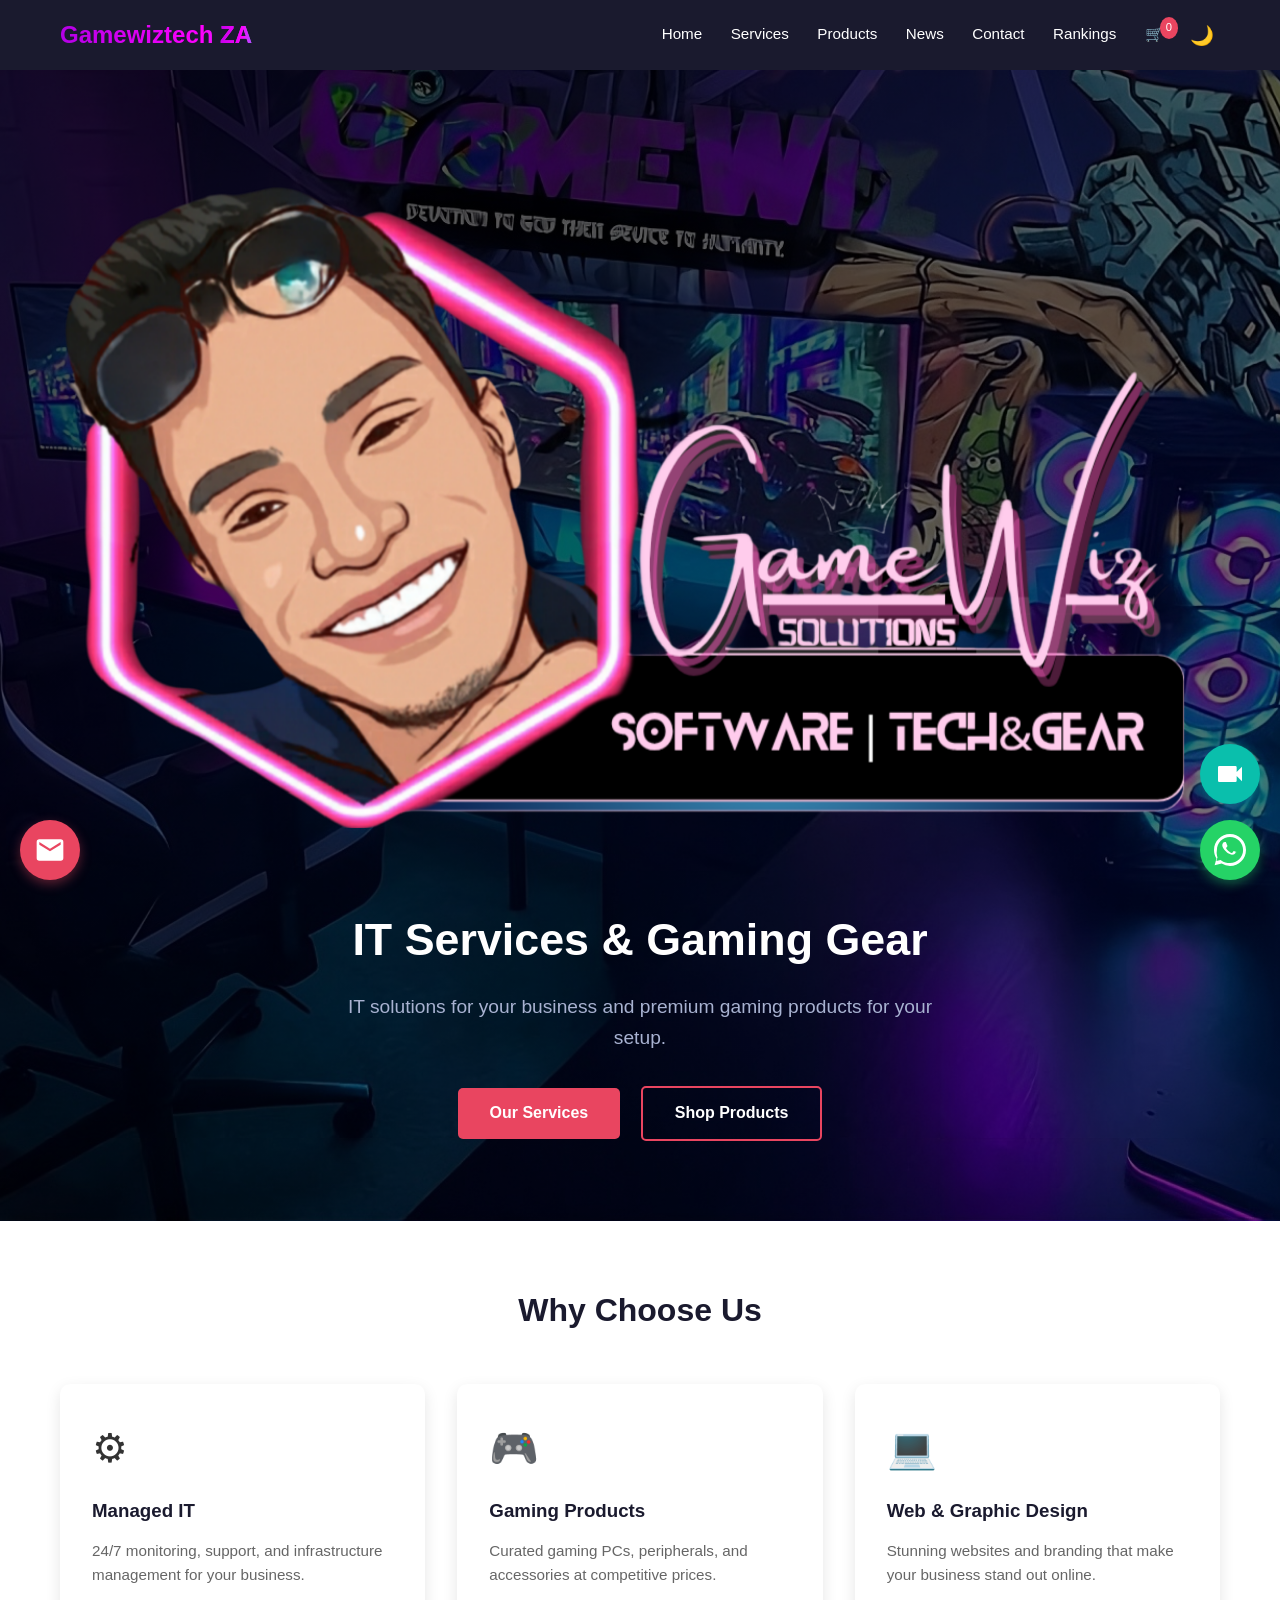
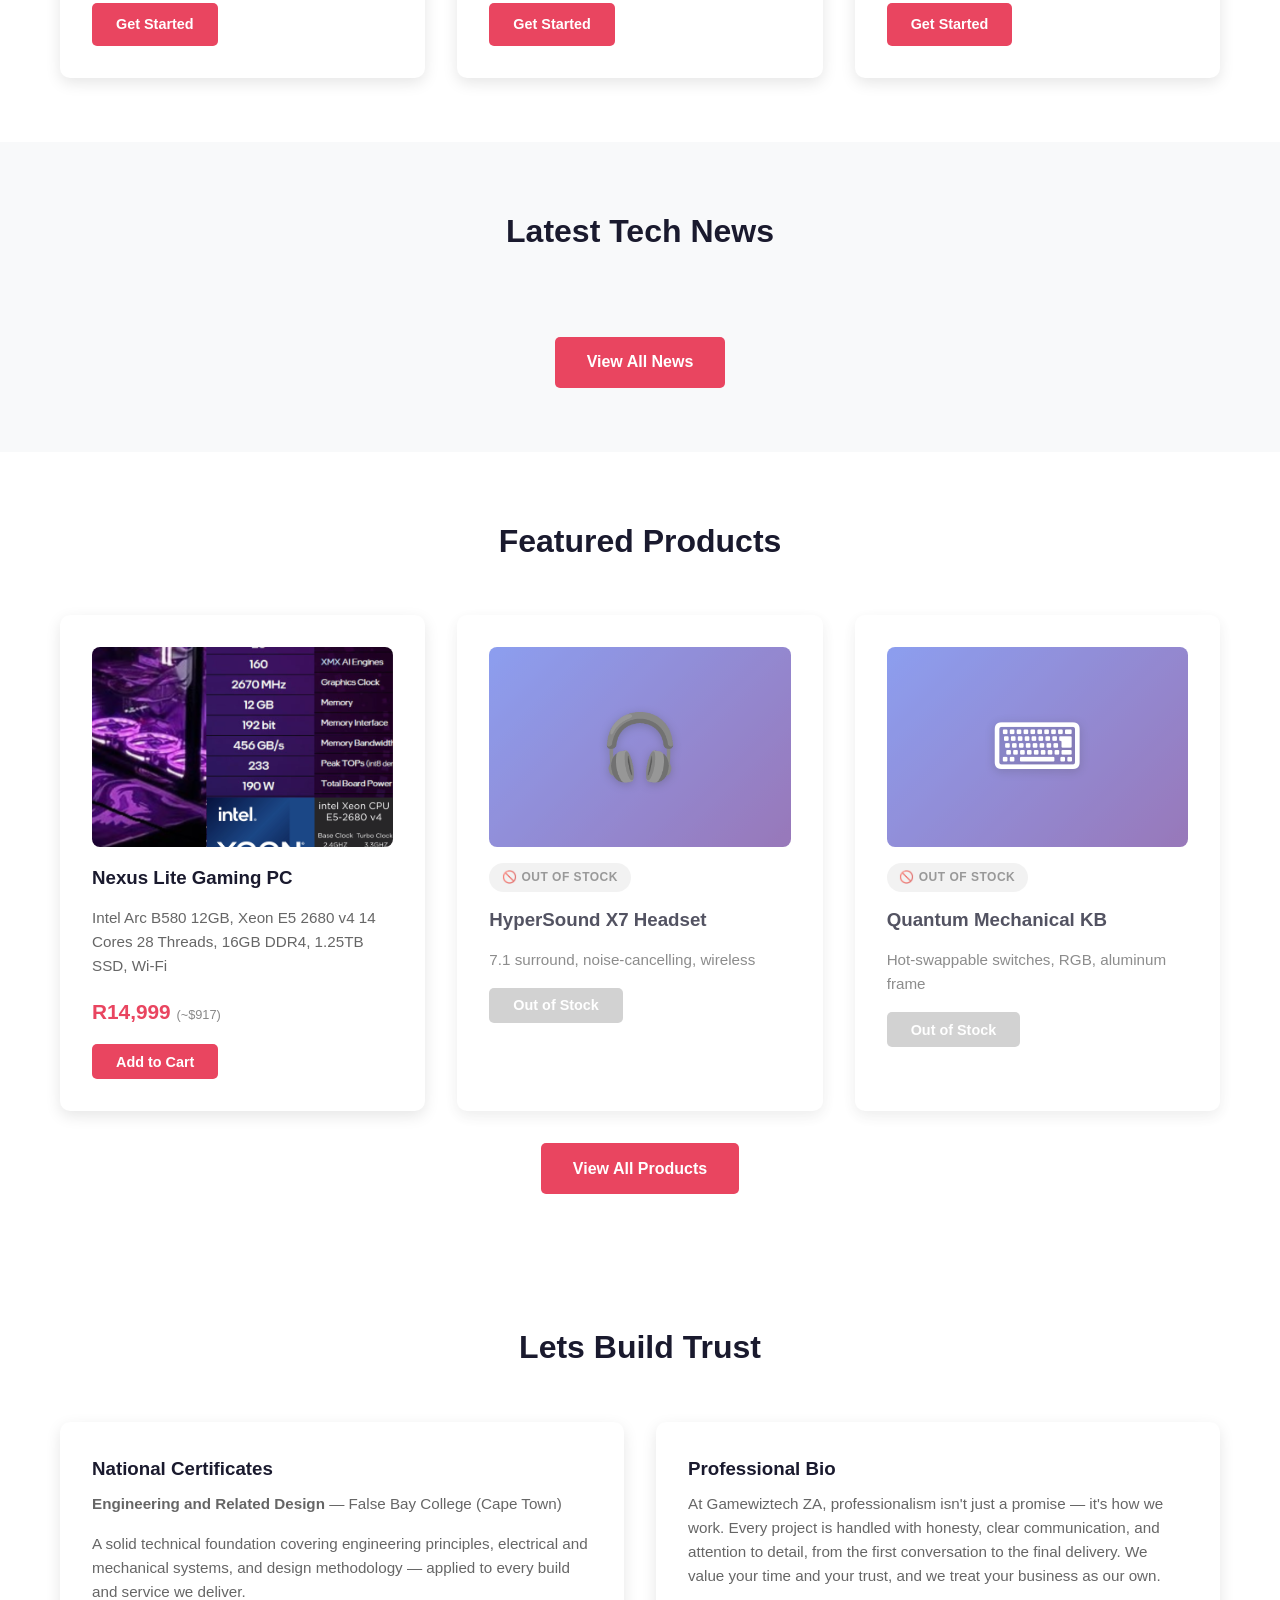
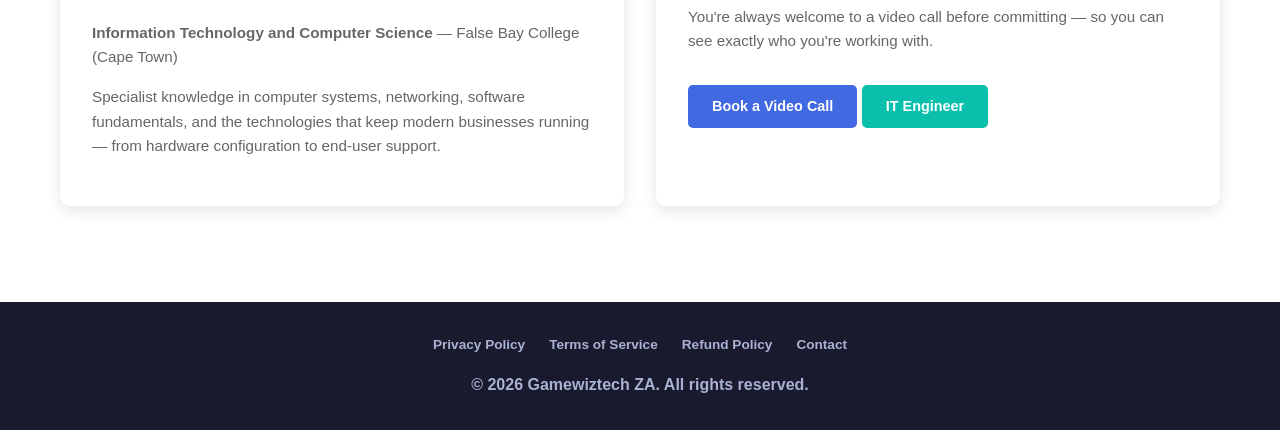
<file: index.html>
<!DOCTYPE html>
<html lang="en">
<head>
  <meta charset="UTF-8">
  <meta name="viewport" content="width=device-width, initial-scale=1.0">
  <meta http-equiv="Content-Security-Policy" content="default-src 'self'; script-src 'self' 'unsafe-inline'; style-src 'self' 'unsafe-inline'; img-src 'self' https: data:; connect-src 'self' https://dev.to; object-src 'none'; base-uri 'self'; form-action 'self'; frame-ancestors 'none'">
  <meta name="referrer" content="strict-origin-when-cross-origin">
  <title>Gamewiztech ZA — IT Services & Gaming Products</title>
  <link rel="stylesheet" href="css/style.css">
</head>
<body>
  <header>
    <div class="container">
      <a href="index.html" class="logo">Gamewiztech<span> ZA</span></a>
      <nav>
        <a href="index.html">Home</a>
        <a href="services.html">Services</a>
        <a href="products.html">Products</a>
        <a href="news.html">News</a>
        <a href="contact.html">Contact</a>
        <a href="rankings.html">Rankings</a>
        <a class="cart-icon" onclick="showCart()">&#128722; <span class="cart-count">0</span></a>
        <button id="darkToggle" class="dark-toggle" aria-label="Toggle dark mode" title="Toggle dark mode">&#127769;</button>
      </nav>
    </div>
  </header>

  <section class="hero">
    <div class="container">
      <img src="images/hero-banner.png" alt="Gamewiztech ZA Banner" style="max-width: 100%; height: auto; margin-bottom: 1.5rem; border-radius: 10px;">
      <h1>IT Services & Gaming Gear</h1>
      <p>IT solutions for your business and premium gaming products for your setup.</p>
      <a href="services.html" class="btn">Our Services</a>
      <a href="products.html" class="btn btn-outline" style="margin-left: 1rem;">Shop Products</a>
    </div>
  </section>

  <section class="section">
    <div class="container">
      <h2 class="section-title">Why Choose Us</h2>
      <div class="grid">
        <div class="card">
          <div class="card-icon">&#9881;</div>
          <h3>Managed IT</h3>
          <p>24/7 monitoring, support, and infrastructure management for your business.</p>
          <a href="services.html" class="btn">Get Started</a>
        </div>
        <div class="card">
          <div class="card-icon">&#127918;</div>
          <h3>Gaming Products</h3>
          <p>Curated gaming PCs, peripherals, and accessories at competitive prices.</p>
          <a href="products.html" class="btn">Get Started</a>
        </div>
        <div class="card">
          <div class="card-icon">&#128187;</div>
          <h3>Web & Graphic Design</h3>
          <p>Stunning websites and branding that make your business stand out online.</p>
          <a href="services.html" class="btn">Get Started</a>
        </div>
      </div>
    </div>
  </section>

  <section class="section" style="background: #f8f9fa;">
    <div class="container">
      <h2 class="section-title">Latest Tech News</h2>
      <div class="grid" id="homeNewsGrid">
        <div class="news-loading">Loading latest news...</div>
      </div>
      <div style="text-align: center; margin-top: 2rem;">
        <a href="news.html" class="btn">View All News</a>
      </div>
    </div>
  </section>

  <section class="section">
    <div class="container">
      <h2 class="section-title">Featured Products</h2>
      <div class="grid">
        <div class="card">
          <div class="product-img" style="background-image: url('images/nexus-lite.jpg'); background-size: cover; background-position: center; text-shadow: none;"></div>
          <h3>Nexus Lite Gaming PC</h3>
          <p>Intel Arc B580 12GB, Xeon E5 2680 v4 14 Cores 28 Threads, 16GB DDR4, 1.25TB SSD, Wi-Fi</p>
          <div class="price">R14,999 <span class="usd-price">(~$917)</span></div>
          <button class="btn" onclick="addToCart('gaming-pc-3','Nexus Lite Gaming PC',14999)">Add to Cart</button>
        </div>
        <div class="card out-of-stock">
          <div class="product-img">&#127911;</div>
          <span class="stock-badge">&#128683; Out of Stock</span>
          <h3>HyperSound X7 Headset</h3>
          <p>7.1 surround, noise-cancelling, wireless</p>
          <button class="btn" disabled>Out of Stock</button>
        </div>
        <div class="card out-of-stock">
          <div class="product-img">&#9000;</div>
          <span class="stock-badge">&#128683; Out of Stock</span>
          <h3>Quantum Mechanical KB</h3>
          <p>Hot-swappable switches, RGB, aluminum frame</p>
          <button class="btn" disabled>Out of Stock</button>
        </div>
      </div>
      <div style="text-align: center; margin-top: 2rem;">
        <a href="products.html" class="btn">View All Products</a>
      </div>
    </div>
  </section>

  <section class="section">
    <div class="container">
      <h2 class="section-title">Lets Build Trust</h2>
      <div class="grid">
        <div class="card">
          <h3 style="margin-bottom: 0.5rem;">National Certificates</h3>
          <p><strong>Engineering and Related Design</strong> — False Bay College (Cape Town)</p>
          <p style="margin-top: 0.5rem;">A solid technical foundation covering engineering principles, electrical and mechanical systems, and design methodology — applied to every build and service we deliver.</p>
          <p style="margin-top: 0.75rem;"><strong>Information Technology and Computer Science</strong> — False Bay College (Cape Town)</p>
          <p style="margin-top: 0.5rem;">Specialist knowledge in computer systems, networking, software fundamentals, and the technologies that keep modern businesses running — from hardware configuration to end-user support.</p>
        </div>
        <div class="card">
          <h3 style="margin-bottom: 0.5rem;">Professional Bio</h3>
          <p>At Gamewiztech ZA, professionalism isn't just a promise — it's how we work. Every project is handled with honesty, clear communication, and attention to detail, from the first conversation to the final delivery. We value your time and your trust, and we treat your business as our own.</p>
          <p style="margin-top: 0.5rem;">You're always welcome to a video call before committing — so you can see exactly who you're working with.</p>
          <a href="https://wa.me/27638305734?text=Hi%20Gamewiztech%20ZA%21%20I%27d%20like%20to%20book%20a%20video%20call.%20When%20are%20you%20free%3F" target="_blank" rel="noopener noreferrer" class="btn btn-blue" style="margin-top: 1rem;">Book a Video Call</a>
          <a href="https://wa.me/27638305734" target="_blank" rel="noopener noreferrer" class="btn btn-teal" style="margin-top: 0.75rem;">IT Engineer</a>
        </div>
      </div>
    </div>
  </section>

  <footer>
    <div class="container">
      <div class="footer-links">
        <a href="policies.html">Privacy Policy</a>
        <a href="policies.html">Terms of Service</a>
        <a href="policies.html">Refund Policy</a>
        <a href="contact.html">Contact</a>
      </div>
      <p>&copy; 2026 Gamewiztech ZA. All rights reserved.</p>
    </div>
  </footer>

  <!-- Cart Modal -->
  <div class="cart-overlay" id="cart-overlay" onclick="hideCart()"></div>
  <div class="cart-modal" id="cart-modal">
    <div class="cart-modal-header">
      <h2>Shopping Cart</h2>
      <button class="cart-modal-close" onclick="hideCart()">&times;</button>
    </div>
    <div id="cart-items-list"></div>
    <div class="cart-total">Total: <span id="cart-total-price">$0.00</span></div>
    <div class="cart-actions">
      <button class="btn btn-outline" onclick="hideCart()">Continue Shopping</button>
      <button class="btn" onclick="checkout()">Proceed to Checkout</button>
    </div>
  </div>

  <script src="js/cart.js"></script>
  <script src="js/whatsapp.js"></script>
  <script src="js/darkmode.js"></script>
  <script>
    const homeTags = ['gaming', 'gamedev', 'ai', 'machinelearning', 'linux', 'opensource', 'hardware', 'steam'];
    const homeCatMap = {
      gaming: ['gaming', 'gamedev', 'games', 'steam', 'valve'],
      ai: ['ai', 'machinelearning', 'llm', 'chatgpt', 'deeplearning', 'genai'],
      linux: ['linux', 'opensource', 'ubuntu', 'foss'],
      hardware: ['hardware', 'gpu', 'intel', 'amd', 'nvidia', 'cpu', 'raspberrypi', 'iot']
    };

    function homeCategory(tags) {
      const lower = tags.map(t => t.toLowerCase());
      for (const [cat, keys] of Object.entries(homeCatMap)) {
        if (keys.some(k => lower.includes(k))) return cat;
      }
      return 'hardware';
    }

    function homeImage(a) {
      return a.social_image || a.cover_image || `https://dev.to/social_previews/article/${a.id}.png`;
    }

    (async function loadHomeNews() {
      const grid = document.getElementById('homeNewsGrid');
      if (!grid) return;
      try {
        const results = await Promise.allSettled(
          homeTags.map(tag => fetch(`https://dev.to/api/articles?tag=${tag}&per_page=2`).then(r => r.json()))
        );
        const seen = new Set();
        const items = [];
        for (const r of results) {
          if (r.status !== 'fulfilled') continue;
          for (const a of r.value) {
            if (!seen.has(a.id)) { seen.add(a.id); items.push(a); }
          }
        }
        items.sort(() => Math.random() - 0.5);
        const top = items.slice(0, 3);
        grid.innerHTML = top.map(a => {
          const cat = homeCategory(a.tag_list);
          const img = homeImage(a);
          return `
            <a href="${a.url}" target="_blank" rel="noopener" class="news-card">
              <div class="news-card-img" style="background-image:url(${img});background-size:cover;background-position:center;"></div>
              <div class="news-card-body">
                <div class="news-card-meta">
                  <span class="news-category ${cat}">${cat}</span>
                  <span class="news-date">${a.readable_publish_date || ''}</span>
                </div>
                <h3 class="news-card-title">${a.title}</h3>
                <p class="news-card-excerpt">${a.description ? (a.description.length > 120 ? a.description.slice(0,120).replace(/\s+\S*$/,'') + '...' : a.description) : ''}</p>
                <span class="news-author">${a.user?.name ? 'By ' + a.user.name : ''}</span>
              </div>
            </a>
          `;
        }).join('');
      } catch {
        grid.innerHTML = '<div class="news-empty" style="grid-column:1/-1">Could not load latest news.</div>';
      }
    })();
  </script>
  <a class="email-float" href="mailto:Gamewizcapetown@gmail.com" aria-label="Email Gamewiztech ZA">
    <svg viewBox="0 0 24 24" xmlns="http://www.w3.org/2000/svg">
      <path fill="#fff" d="M20 4H4a2 2 0 0 0-2 2v12a2 2 0 0 0 2 2h16a2 2 0 0 0 2-2V6a2 2 0 0 0-2-2zm0 4l-8 5-8-5V6l8 5 8-5v2z"/>
    </svg>
    <span class="email-tooltip">Email us at Gamewizcapetown@gmail.com</span>
  </a>
  <a class="call-float" href="https://wa.me/27638305734?text=Hi%20Gamewiztech%20ZA%21%20I%27d%20like%20to%20book%20a%20video%20call.%20When%20are%20you%20free%3F" target="_blank" rel="noopener noreferrer" aria-label="Lets Build Trust">
    <svg viewBox="0 0 24 24" xmlns="http://www.w3.org/2000/svg">
      <path fill="#fff" d="M17 10.5V7a1 1 0 0 0-1-1H4a1 1 0 0 0-1 1v10a1 1 0 0 0 1 1h12a1 1 0 0 0 1-1v-3.5l4 4v-11l-4 4z"/>
    </svg>
    <span class="call-tooltip">Lets Build Trust — Book a video call</span>
  </a>
  <a class="whatsapp-float" href="https://wa.me/27638305734" target="_blank" rel="noopener noreferrer" aria-label="Chat on WhatsApp">
    <svg viewBox="0 0 32 32" xmlns="http://www.w3.org/2000/svg">
      <path fill="#fff" d="M16 0C7.163 0 0 7.163 0 16c0 3.133.9 6.06 2.448 8.533L.64 31.36l7.013-1.843A15.937 15.937 0 0016 32c8.837 0 16-7.163 16-16S24.837 0 16 0zm0 29.09c-3.234 0-6.25-.99-8.756-2.685l-.628-.402-4.164 1.094 1.113-4.06-.43-.653A13.008 13.008 0 012.91 16C2.91 8.785 8.785 2.91 16 2.91S29.09 8.785 29.09 16 23.215 29.09 16 29.09zm7.038-10.677c-.385-.193-2.278-1.124-2.63-1.252-.352-.128-.608-.193-.864.193-.256.385-.994 1.252-1.22 1.51-.225.257-.45.289-.835.096-.385-.193-1.625-.599-3.094-1.912-1.143-1.02-1.915-2.28-2.14-2.665-.224-.385-.024-.593.169-.785.173-.173.385-.45.577-.675.193-.225.257-.385.385-.642.129-.257.064-.482-.032-.675-.097-.193-.864-2.083-1.184-2.853-.312-.75-.63-.625-.864-.638l-.735-.013-.256.038c-.225.038-.577.09-.88.45-.303.36-1.157 1.13-1.157 2.757s1.185 3.198 1.35 3.42c.165.222 2.332 3.56 5.65 4.993.79.34 1.406.544 1.887.697.792.252 1.513.216 2.082.13.635-.096 1.955-.8 2.23-1.572.276-.772.276-1.434.193-1.572-.083-.138-.304-.222-.64-.385z"/>
    </svg>
    <span class="whatsapp-tooltip">Chat with us on WhatsApp</span>
  </a>
</body>
</html>
</file>
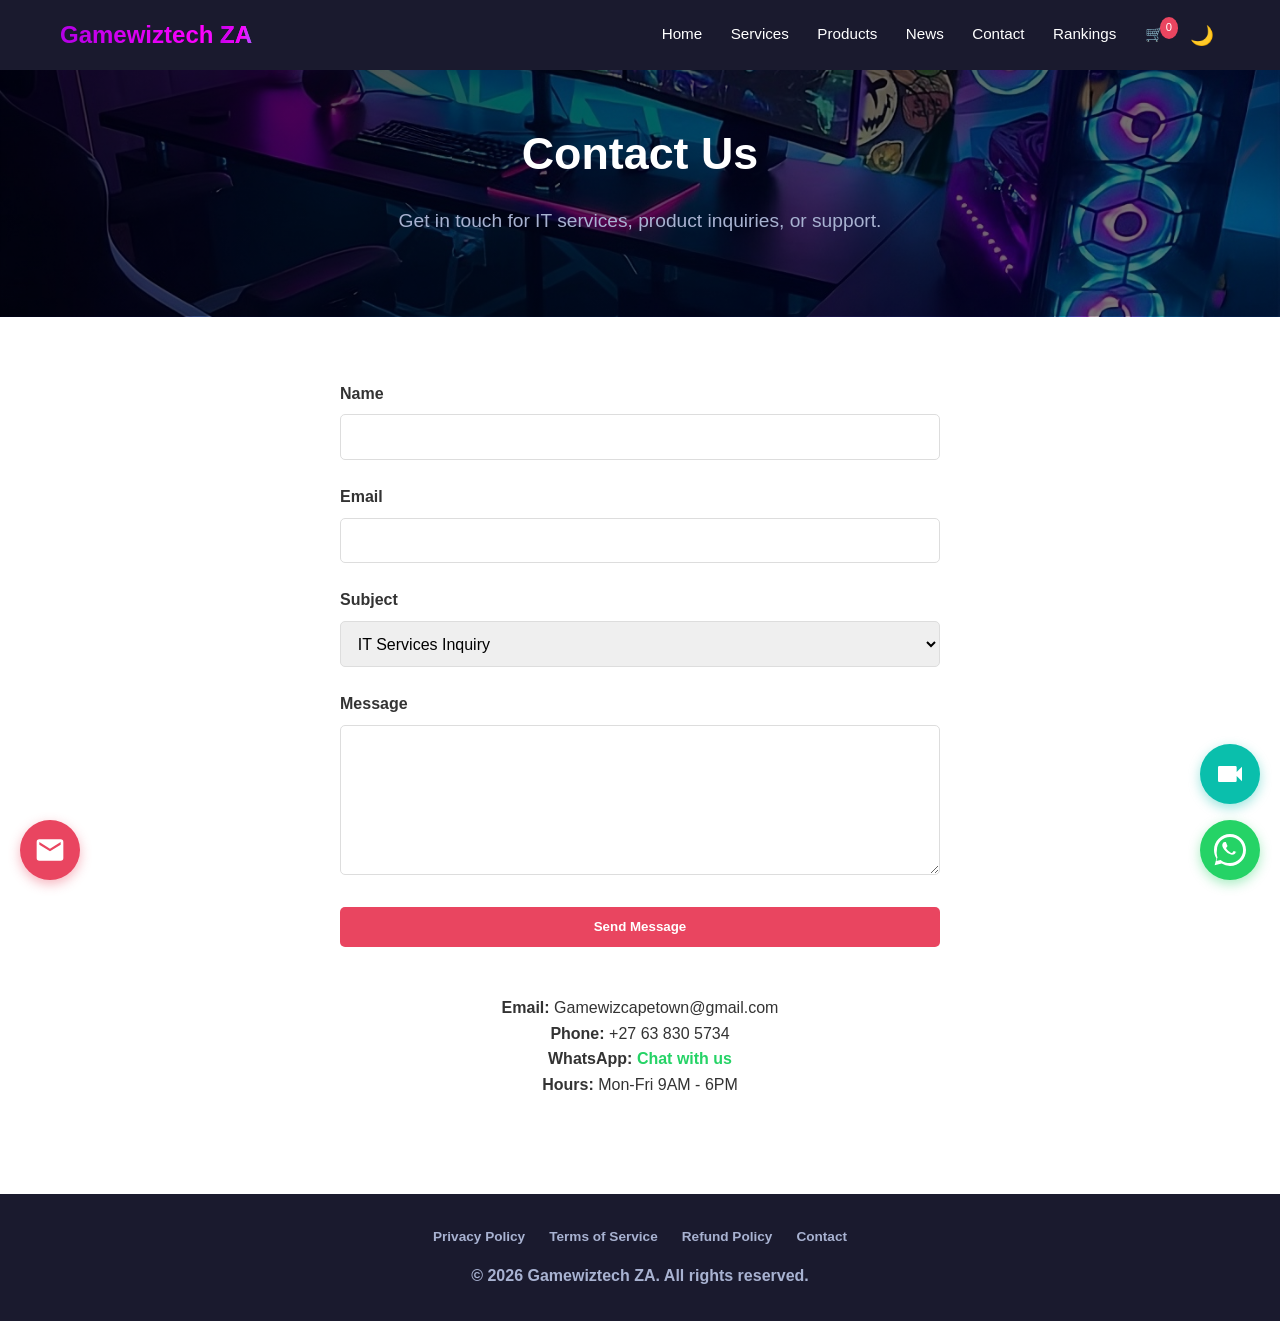
<file: contact.html>
<!DOCTYPE html>
<html lang="en">
<head>
  <meta charset="UTF-8">
  <meta name="viewport" content="width=device-width, initial-scale=1.0">
  <meta http-equiv="Content-Security-Policy" content="default-src 'self'; script-src 'self' 'unsafe-inline'; style-src 'self' 'unsafe-inline'; img-src 'self' https: data:; connect-src 'self' https://dev.to; object-src 'none'; base-uri 'self'; form-action 'self'; frame-ancestors 'none'">
  <meta name="referrer" content="strict-origin-when-cross-origin">
  <title>Contact — Gamewiztech ZA</title>
  <link rel="stylesheet" href="css/style.css">
</head>
<body>
  <header>
    <div class="container">
      <a href="index.html" class="logo">Gamewiztech<span> ZA</span></a>
      <nav>
        <a href="index.html">Home</a>
        <a href="services.html">Services</a>
        <a href="products.html">Products</a>
        <a href="news.html">News</a>
        <a href="contact.html">Contact</a>
        <a href="rankings.html">Rankings</a>
        <a class="cart-icon" onclick="showCart()">&#128722; <span class="cart-count">0</span></a>
        <button id="darkToggle" class="dark-toggle" aria-label="Toggle dark mode" title="Toggle dark mode">&#127769;</button>
      </nav>
    </div>
  </header>

  <section class="hero" style="padding: 3rem 0;">
    <div class="container">
      <h1>Contact Us</h1>
      <p>Get in touch for IT services, product inquiries, or support.</p>
    </div>
  </section>

  <section class="section">
    <div class="container">
      <div class="contact-form">
        <form id="contactForm">
          <div class="form-group">
            <label for="name">Name</label>
            <input type="text" id="name" required>
          </div>
          <div class="form-group">
            <label for="email">Email</label>
            <input type="email" id="email" required>
          </div>
          <div class="form-group">
            <label for="subject">Subject</label>
            <select id="subject">
              <option>IT Services Inquiry</option>
              <option>Product Question</option>
              <option>Order Inquiry</option>
              <option>Support Request</option>
              <option>General</option>
            </select>
          </div>
          <div class="form-group">
            <label for="message">Message</label>
            <textarea id="message" required></textarea>
          </div>
          <div class="hp-field">
            <label for="website_confirm">Leave this field empty</label>
            <input type="text" id="website_confirm" name="website_confirm" tabindex="-1" autocomplete="off">
          </div>
          <button type="submit" class="btn" style="width: 100%;">Send Message</button>
        </form>
        <div id="formSuccess" style="display:none; text-align:center; padding:2rem;">
          <h3>Message sent successfully!</h3>
          <p>We will get back to you within 24 hours.</p>
        </div>

        <div style="margin-top: 3rem; text-align: center;">
          <p><strong>Email:</strong> Gamewizcapetown@gmail.com</p>
          <p><strong>Phone:</strong> +27 63 830 5734</p>
          <p><strong>WhatsApp:</strong> <a href="https://wa.me/27638305734" target="_blank" rel="noopener noreferrer" style="color:#25D366;font-weight:600;text-decoration:none;">Chat with us</a></p>
          <p><strong>Hours:</strong> Mon-Fri 9AM - 6PM</p>
        </div>
      </div>
    </div>
  </section>

  <footer>
    <div class="container">
      <div class="footer-links">
        <a href="policies.html">Privacy Policy</a>
        <a href="policies.html">Terms of Service</a>
        <a href="policies.html">Refund Policy</a>
        <a href="contact.html">Contact</a>
      </div>
      <p>&copy; 2026 Gamewiztech ZA. All rights reserved.</p>
    </div>
  </footer>

  <!-- Cart Modal -->
  <div class="cart-overlay" id="cart-overlay" onclick="hideCart()"></div>
  <div class="cart-modal" id="cart-modal">
    <div class="cart-modal-header">
      <h2>Shopping Cart</h2>
      <button class="cart-modal-close" onclick="hideCart()">&times;</button>
    </div>
    <div id="cart-items-list"></div>
    <div class="cart-total">Total: <span id="cart-total-price">$0.00</span></div>
    <div class="cart-actions">
      <button class="btn btn-outline" onclick="hideCart()">Continue Shopping</button>
      <button class="btn" onclick="checkout()">Proceed to Checkout</button>
    </div>
  </div>

  <script src="js/cart.js"></script>
  <script src="js/whatsapp.js"></script>
  <script src="js/darkmode.js"></script>
  <script>
    // Pre-fill form if coming from checkout
    const params = new URLSearchParams(window.location.search);
    if (params.get('order')) {
      document.getElementById('subject').value = 'Order Inquiry';
      document.getElementById('message').value = 'I would like to order: ' + params.get('order') + '\nTotal: ' + params.get('total');
    }

    // Form submission via Formspree (free) with spam protection
    const formStart = Date.now();
    document.getElementById('contactForm').addEventListener('submit', async function(e) {
      const honeypot = document.getElementById('website_confirm').value;
      // Honeypot filled = bot; submitted too fast (<3s) = likely bot
      if (honeypot || (Date.now() - formStart) < 3000) {
        e.preventDefault();
        return;
      }
      e.preventDefault();
      const data = {
        name: document.getElementById('name').value,
        email: document.getElementById('email').value,
        subject: document.getElementById('subject').value,
        message: document.getElementById('message').value
      };
      // Notify via WhatsApp
      notifyWhatsApp(data);
      document.getElementById('contactForm').style.display = 'none';
      document.getElementById('formSuccess').style.display = 'block';
    });
  </script>
  <a class="email-float" href="mailto:Gamewizcapetown@gmail.com" aria-label="Email Gamewiztech ZA">
    <svg viewBox="0 0 24 24" xmlns="http://www.w3.org/2000/svg">
      <path fill="#fff" d="M20 4H4a2 2 0 0 0-2 2v12a2 2 0 0 0 2 2h16a2 2 0 0 0 2-2V6a2 2 0 0 0-2-2zm0 4l-8 5-8-5V6l8 5 8-5v2z"/>
    </svg>
    <span class="email-tooltip">Email us at Gamewizcapetown@gmail.com</span>
  </a>
  <a class="call-float" href="https://wa.me/27638305734?text=Hi%20Gamewiztech%20ZA%21%20I%27d%20like%20to%20book%20a%20video%20call.%20When%20are%20you%20free%3F" target="_blank" rel="noopener noreferrer" aria-label="Lets Build Trust">
    <svg viewBox="0 0 24 24" xmlns="http://www.w3.org/2000/svg">
      <path fill="#fff" d="M17 10.5V7a1 1 0 0 0-1-1H4a1 1 0 0 0-1 1v10a1 1 0 0 0 1 1h12a1 1 0 0 0 1-1v-3.5l4 4v-11l-4 4z"/>
    </svg>
    <span class="call-tooltip">Lets Build Trust — Book a video call</span>
  </a>
  <a class="whatsapp-float" href="https://wa.me/27638305734" target="_blank" rel="noopener noreferrer" aria-label="Chat on WhatsApp">
    <svg viewBox="0 0 32 32" xmlns="http://www.w3.org/2000/svg">
      <path fill="#fff" d="M16 0C7.163 0 0 7.163 0 16c0 3.133.9 6.06 2.448 8.533L.64 31.36l7.013-1.843A15.937 15.937 0 0016 32c8.837 0 16-7.163 16-16S24.837 0 16 0zm0 29.09c-3.234 0-6.25-.99-8.756-2.685l-.628-.402-4.164 1.094 1.113-4.06-.43-.653A13.008 13.008 0 012.91 16C2.91 8.785 8.785 2.91 16 2.91S29.09 8.785 29.09 16 23.215 29.09 16 29.09zm7.038-10.677c-.385-.193-2.278-1.124-2.63-1.252-.352-.128-.608-.193-.864.193-.256.385-.994 1.252-1.22 1.51-.225.257-.45.289-.835.096-.385-.193-1.625-.599-3.094-1.912-1.143-1.02-1.915-2.28-2.14-2.665-.224-.385-.024-.593.169-.785.173-.173.385-.45.577-.675.193-.225.257-.385.385-.642.129-.257.064-.482-.032-.675-.097-.193-.864-2.083-1.184-2.853-.312-.75-.63-.625-.864-.638l-.735-.013-.256.038c-.225.038-.577.09-.88.45-.303.36-1.157 1.13-1.157 2.757s1.185 3.198 1.35 3.42c.165.222 2.332 3.56 5.65 4.993.79.34 1.406.544 1.887.697.792.252 1.513.216 2.082.13.635-.096 1.955-.8 2.23-1.572.276-.772.276-1.434.193-1.572-.083-.138-.304-.222-.64-.385z"/>
    </svg>
    <span class="whatsapp-tooltip">Chat with us on WhatsApp</span>
  </a>
</body>
</html>
</file>
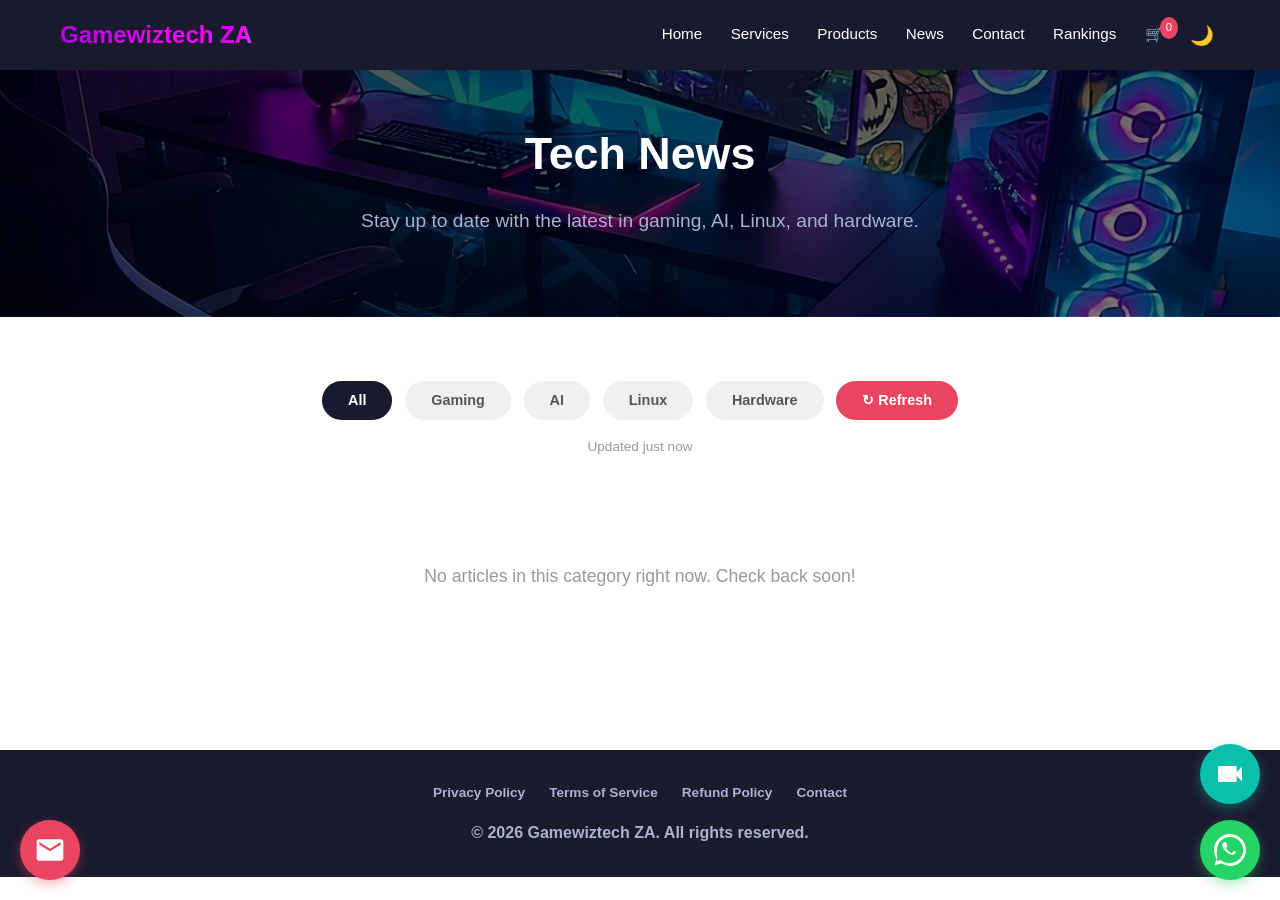
<file: news.html>
<!DOCTYPE html>
<html lang="en">
<head>
  <meta charset="UTF-8">
  <meta name="viewport" content="width=device-width, initial-scale=1.0">
  <meta http-equiv="Content-Security-Policy" content="default-src 'self'; script-src 'self' 'unsafe-inline'; style-src 'self' 'unsafe-inline'; img-src 'self' https: data:; connect-src 'self' https://dev.to; object-src 'none'; base-uri 'self'; form-action 'self'; frame-ancestors 'none'">
  <meta name="referrer" content="strict-origin-when-cross-origin">
  <title>Tech News — Gamewiztech ZA</title>
  <link rel="stylesheet" href="css/style.css">
</head>
<body>
  <header>
    <div class="container">
      <a href="index.html" class="logo">Gamewiztech<span> ZA</span></a>
      <nav>
        <a href="index.html">Home</a>
        <a href="services.html">Services</a>
        <a href="products.html">Products</a>
        <a href="news.html" class="active">News</a>
        <a href="contact.html">Contact</a>
        <a href="rankings.html">Rankings</a>
        <a class="cart-icon" onclick="showCart()">&#128722; <span class="cart-count">0</span></a>
        <button id="darkToggle" class="dark-toggle" aria-label="Toggle dark mode" title="Toggle dark mode">&#127769;</button>
      </nav>
    </div>
  </header>

  <section class="hero" style="padding: 3rem 0;">
    <div class="container">
      <h1>Tech News</h1>
      <p>Stay up to date with the latest in gaming, AI, Linux, and hardware.</p>
    </div>
  </section>

  <section class="section">
    <div class="container">
      <div class="news-filters">
        <button class="filter-btn active" data-filter="all">All</button>
        <button class="filter-btn" data-filter="gaming">Gaming</button>
        <button class="filter-btn" data-filter="ai">AI</button>
        <button class="filter-btn" data-filter="linux">Linux</button>
        <button class="filter-btn" data-filter="hardware">Hardware</button>
        <button class="filter-btn refresh-btn" id="newsRefresh" title="Fetch the latest articles">&#8635; Refresh</button>
      </div>

      <p class="news-updated" id="newsUpdated"></p>

      <div class="news-grid" id="newsGrid">
        <div class="news-loading">Loading tech news...</div>
      </div>
    </div>
  </section>

  <footer>
    <div class="container">
      <div class="footer-links">
        <a href="policies.html">Privacy Policy</a>
        <a href="policies.html">Terms of Service</a>
        <a href="policies.html">Refund Policy</a>
        <a href="contact.html">Contact</a>
      </div>
      <p>&copy; 2026 Gamewiztech ZA. All rights reserved.</p>
    </div>
  </footer>

  <!-- Cart Modal -->
  <div class="cart-overlay" id="cart-overlay" onclick="hideCart()"></div>
  <div class="cart-modal" id="cart-modal">
    <div class="cart-modal-header">
      <h2>Shopping Cart</h2>
      <button class="cart-modal-close" onclick="hideCart()">&times;</button>
    </div>
    <div id="cart-items-list"></div>
    <div class="cart-total">Total: <span id="cart-total-price">$0.00</span></div>
    <div class="cart-actions">
      <button class="btn btn-outline" onclick="hideCart()">Continue Shopping</button>
      <button class="btn" onclick="checkout()">Proceed to Checkout</button>
    </div>
  </div>

  <script src="js/cart.js"></script>
  <script src="js/news.js"></script>
  <script src="js/whatsapp.js"></script>
  <script src="js/darkmode.js"></script>
  <a class="email-float" href="mailto:Gamewizcapetown@gmail.com" aria-label="Email Gamewiztech ZA">
    <svg viewBox="0 0 24 24" xmlns="http://www.w3.org/2000/svg">
      <path fill="#fff" d="M20 4H4a2 2 0 0 0-2 2v12a2 2 0 0 0 2 2h16a2 2 0 0 0 2-2V6a2 2 0 0 0-2-2zm0 4l-8 5-8-5V6l8 5 8-5v2z"/>
    </svg>
    <span class="email-tooltip">Email us at Gamewizcapetown@gmail.com</span>
  </a>
  <a class="call-float" href="https://wa.me/27638305734?text=Hi%20Gamewiztech%20ZA%21%20I%27d%20like%20to%20book%20a%20video%20call.%20When%20are%20you%20free%3F" target="_blank" rel="noopener noreferrer" aria-label="Lets Build Trust">
    <svg viewBox="0 0 24 24" xmlns="http://www.w3.org/2000/svg">
      <path fill="#fff" d="M17 10.5V7a1 1 0 0 0-1-1H4a1 1 0 0 0-1 1v10a1 1 0 0 0 1 1h12a1 1 0 0 0 1-1v-3.5l4 4v-11l-4 4z"/>
    </svg>
    <span class="call-tooltip">Lets Build Trust — Book a video call</span>
  </a>
  <a class="whatsapp-float" href="https://wa.me/27638305734" target="_blank" rel="noopener noreferrer" aria-label="Chat on WhatsApp">
    <svg viewBox="0 0 32 32" xmlns="http://www.w3.org/2000/svg">
      <path fill="#fff" d="M16 0C7.163 0 0 7.163 0 16c0 3.133.9 6.06 2.448 8.533L.64 31.36l7.013-1.843A15.937 15.937 0 0016 32c8.837 0 16-7.163 16-16S24.837 0 16 0zm0 29.09c-3.234 0-6.25-.99-8.756-2.685l-.628-.402-4.164 1.094 1.113-4.06-.43-.653A13.008 13.008 0 012.91 16C2.91 8.785 8.785 2.91 16 2.91S29.09 8.785 29.09 16 23.215 29.09 16 29.09zm7.038-10.677c-.385-.193-2.278-1.124-2.63-1.252-.352-.128-.608-.193-.864.193-.256.385-.994 1.252-1.22 1.51-.225.257-.45.289-.835.096-.385-.193-1.625-.599-3.094-1.912-1.143-1.02-1.915-2.28-2.14-2.665-.224-.385-.024-.593.169-.785.173-.173.385-.45.577-.675.193-.225.257-.385.385-.642.129-.257.064-.482-.032-.675-.097-.193-.864-2.083-1.184-2.853-.312-.75-.63-.625-.864-.638l-.735-.013-.256.038c-.225.038-.577.09-.88.45-.303.36-1.157 1.13-1.157 2.757s1.185 3.198 1.35 3.42c.165.222 2.332 3.56 5.65 4.993.79.34 1.406.544 1.887.697.792.252 1.513.216 2.082.13.635-.096 1.955-.8 2.23-1.572.276-.772.276-1.434.193-1.572-.083-.138-.304-.222-.64-.385z"/>
    </svg>
    <span class="whatsapp-tooltip">Chat with us on WhatsApp</span>
  </a>
</body>
</html>
</file>
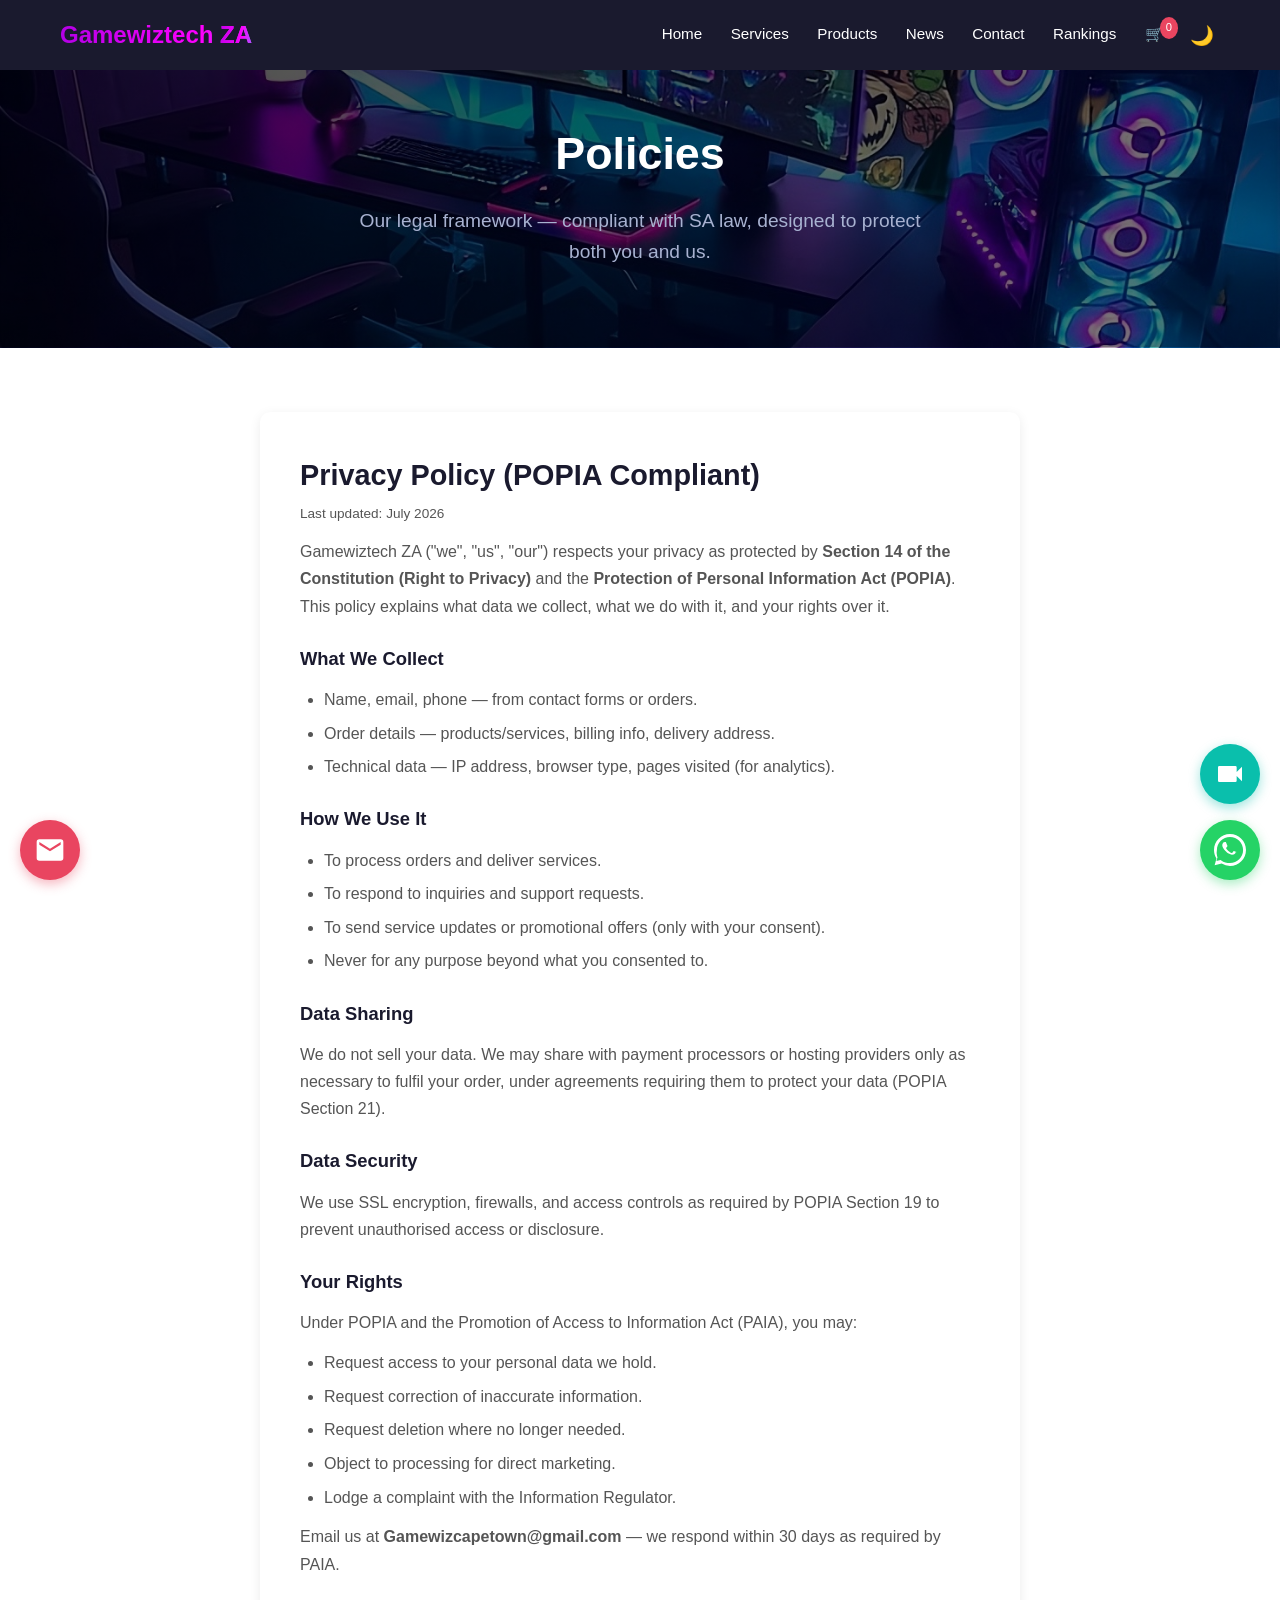
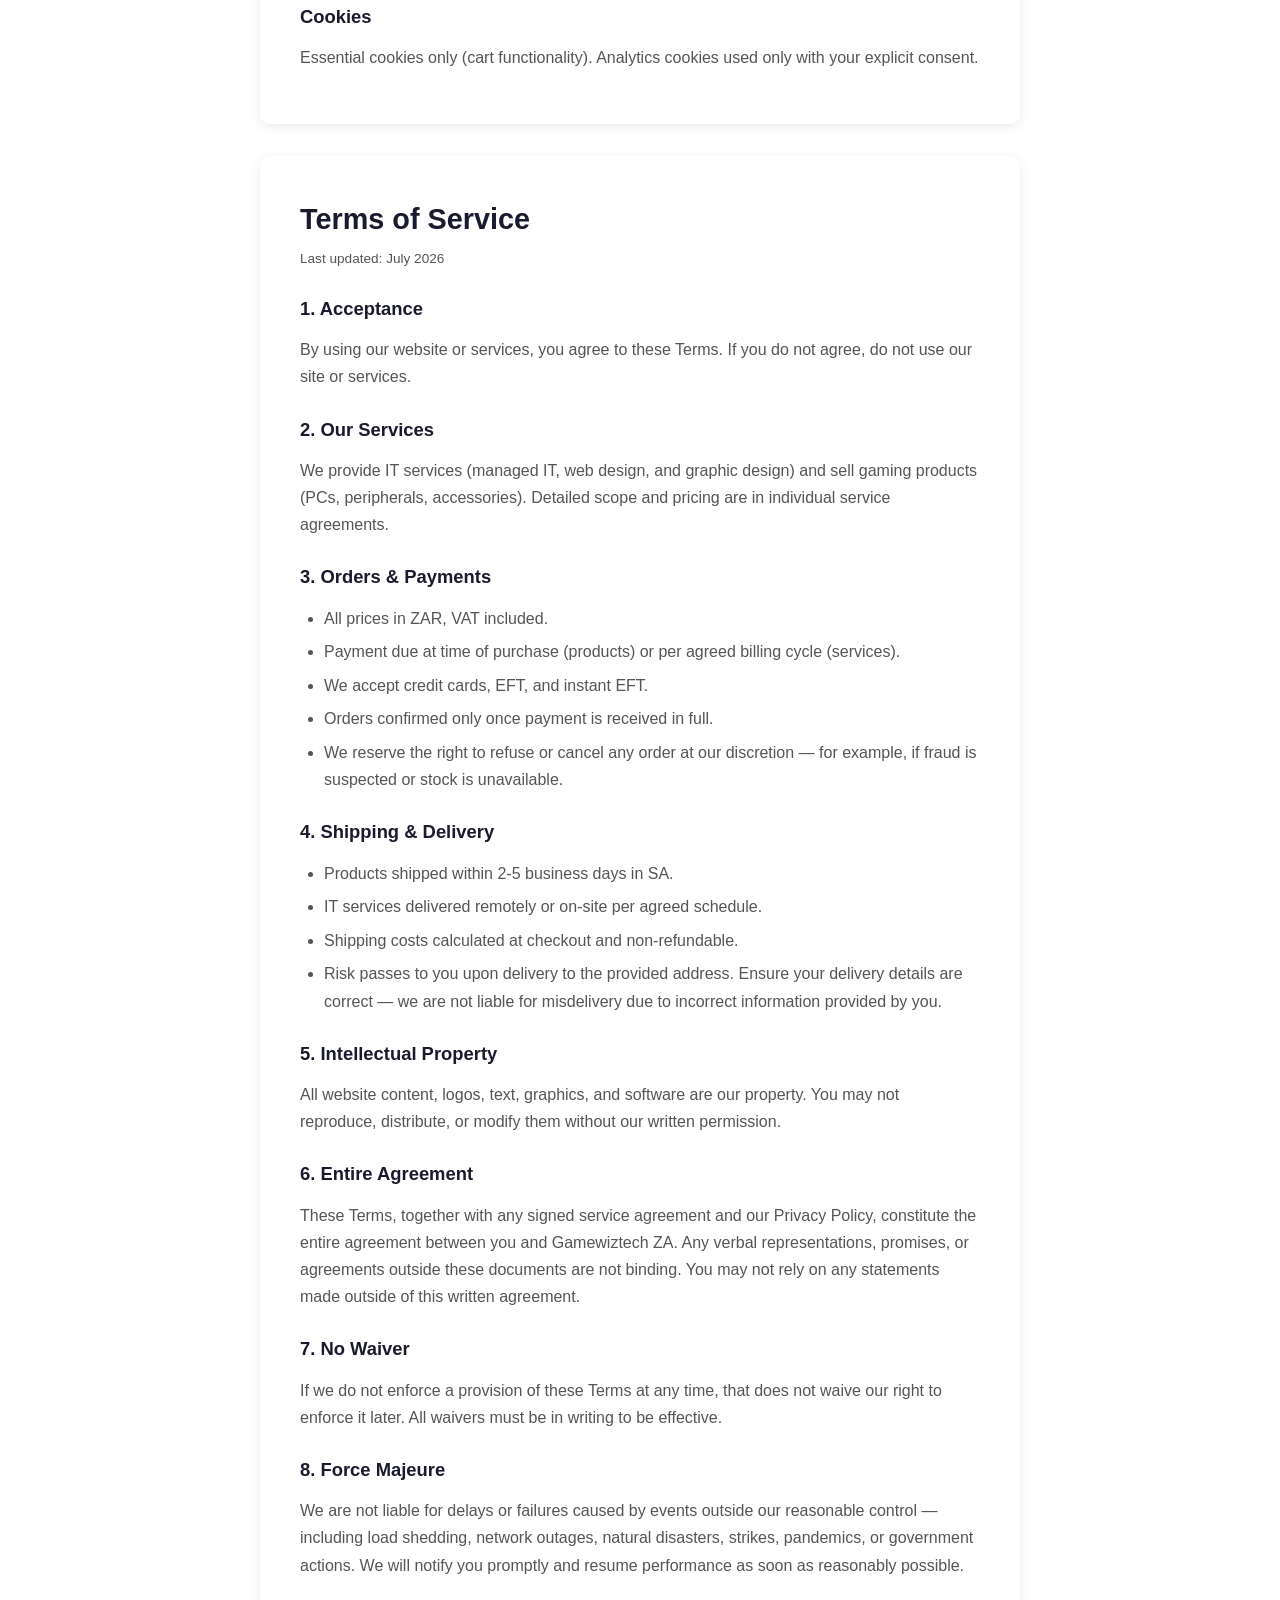
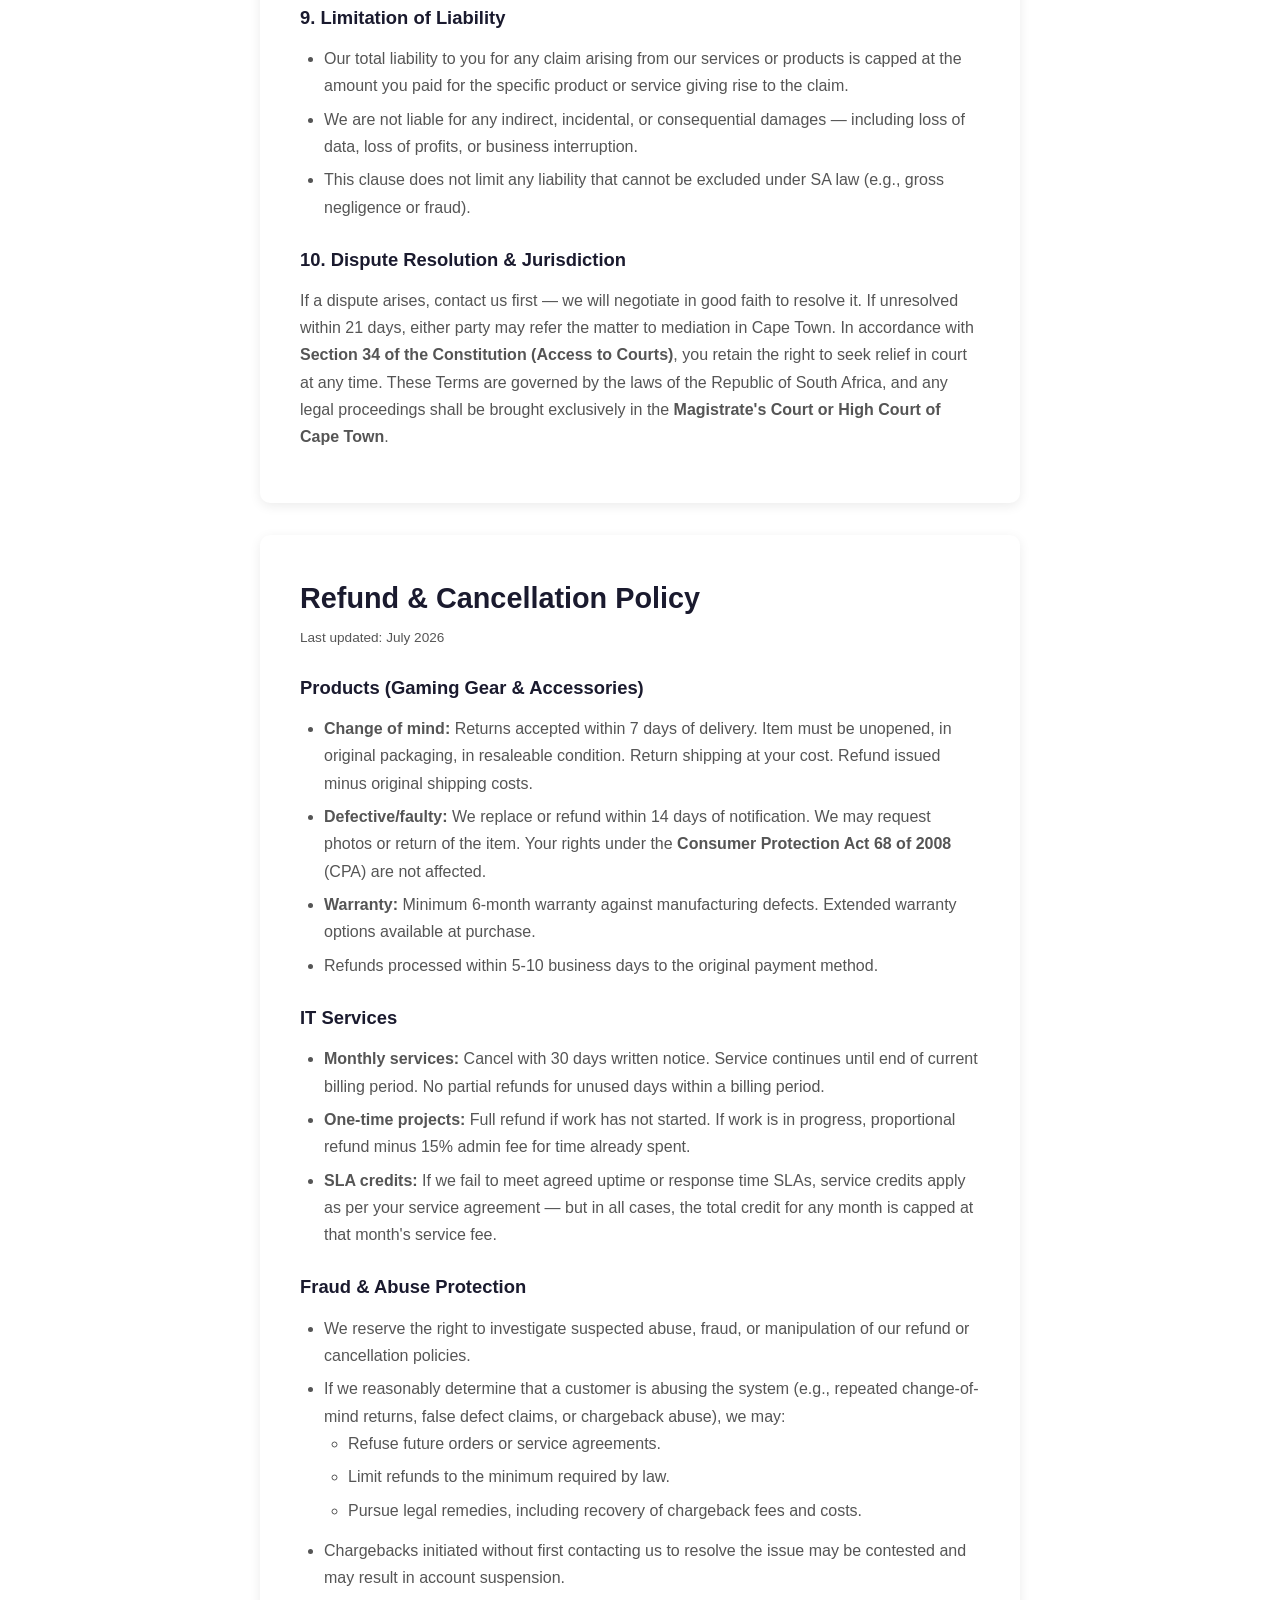
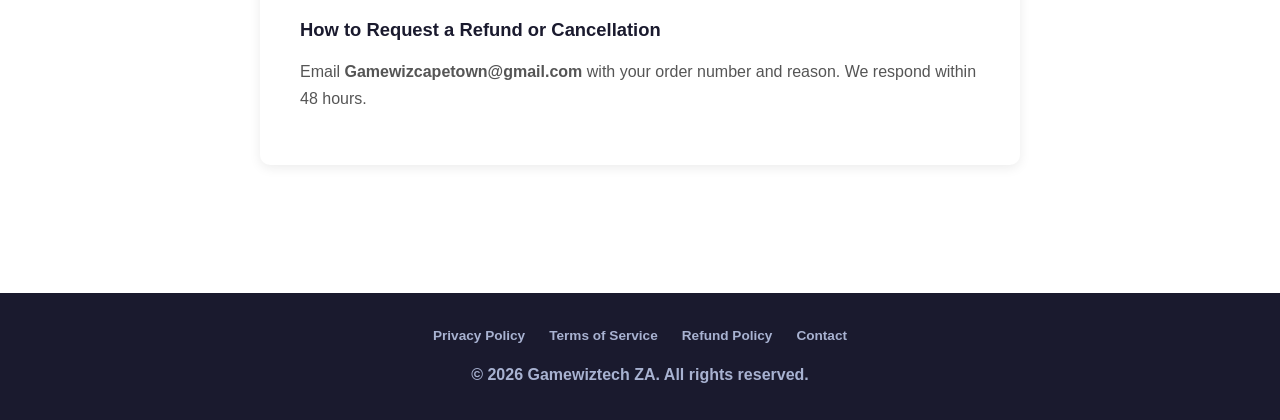
<file: policies.html>
<!DOCTYPE html>
<html lang="en">
<head>
  <meta charset="UTF-8">
  <meta name="viewport" content="width=device-width, initial-scale=1.0">
  <meta http-equiv="Content-Security-Policy" content="default-src 'self'; script-src 'self' 'unsafe-inline'; style-src 'self' 'unsafe-inline'; img-src 'self' https: data:; connect-src 'self' https://dev.to; object-src 'none'; base-uri 'self'; form-action 'self'; frame-ancestors 'none'">
  <meta name="referrer" content="strict-origin-when-cross-origin">
  <title>Policies — Gamewiztech ZA</title>
  <link rel="stylesheet" href="css/style.css">
</head>
<body>
  <header>
    <div class="container">
      <a href="index.html" class="logo">Gamewiztech<span> ZA</span></a>
      <nav>
        <a href="index.html">Home</a>
        <a href="services.html">Services</a>
        <a href="products.html">Products</a>
        <a href="news.html">News</a>
        <a href="contact.html">Contact</a>
        <a href="rankings.html">Rankings</a>
        <a class="cart-icon" onclick="showCart()">&#128722; <span class="cart-count">0</span></a>
        <button id="darkToggle" class="dark-toggle" aria-label="Toggle dark mode" title="Toggle dark mode">&#127769;</button>
      </nav>
    </div>
  </header>

  <section class="hero" style="padding: 3rem 0;">
    <div class="container">
      <h1>Policies</h1>
      <p>Our legal framework — compliant with SA law, designed to protect both you and us.</p>
    </div>
  </section>

  <section class="section">
    <div class="container policy-container">

      <div class="policy-card">
        <h2>Privacy Policy (POPIA Compliant)</h2>
        <p class="policy-date">Last updated: July 2026</p>
        <p>Gamewiztech ZA ("we", "us", "our") respects your privacy as protected by <strong>Section 14 of the Constitution (Right to Privacy)</strong> and the <strong>Protection of Personal Information Act (POPIA)</strong>. This policy explains what data we collect, what we do with it, and your rights over it.</p>

        <h3>What We Collect</h3>
        <ul>
          <li>Name, email, phone — from contact forms or orders.</li>
          <li>Order details — products/services, billing info, delivery address.</li>
          <li>Technical data — IP address, browser type, pages visited (for analytics).</li>
        </ul>

        <h3>How We Use It</h3>
        <ul>
          <li>To process orders and deliver services.</li>
          <li>To respond to inquiries and support requests.</li>
          <li>To send service updates or promotional offers (only with your consent).</li>
          <li>Never for any purpose beyond what you consented to.</li>
        </ul>

        <h3>Data Sharing</h3>
        <p>We do not sell your data. We may share with payment processors or hosting providers only as necessary to fulfil your order, under agreements requiring them to protect your data (POPIA Section 21).</p>

        <h3>Data Security</h3>
        <p>We use SSL encryption, firewalls, and access controls as required by POPIA Section 19 to prevent unauthorised access or disclosure.</p>

        <h3>Your Rights</h3>
        <p>Under POPIA and the Promotion of Access to Information Act (PAIA), you may:</p>
        <ul>
          <li>Request access to your personal data we hold.</li>
          <li>Request correction of inaccurate information.</li>
          <li>Request deletion where no longer needed.</li>
          <li>Object to processing for direct marketing.</li>
          <li>Lodge a complaint with the Information Regulator.</li>
        </ul>
        <p>Email us at <strong>Gamewizcapetown@gmail.com</strong> — we respond within 30 days as required by PAIA.</p>

        <h3>Cookies</h3>
        <p>Essential cookies only (cart functionality). Analytics cookies used only with your explicit consent.</p>
      </div>

      <div class="policy-card">
        <h2>Terms of Service</h2>
        <p class="policy-date">Last updated: July 2026</p>

        <h3>1. Acceptance</h3>
        <p>By using our website or services, you agree to these Terms. If you do not agree, do not use our site or services.</p>

        <h3>2. Our Services</h3>
        <p>We provide IT services (managed IT, web design, and graphic design) and sell gaming products (PCs, peripherals, accessories). Detailed scope and pricing are in individual service agreements.</p>

        <h3>3. Orders &amp; Payments</h3>
        <ul>
          <li>All prices in ZAR, VAT included.</li>
          <li>Payment due at time of purchase (products) or per agreed billing cycle (services).</li>
          <li>We accept credit cards, EFT, and instant EFT.</li>
          <li>Orders confirmed only once payment is received in full.</li>
          <li>We reserve the right to refuse or cancel any order at our discretion — for example, if fraud is suspected or stock is unavailable.</li>
        </ul>

        <h3>4. Shipping &amp; Delivery</h3>
        <ul>
          <li>Products shipped within 2-5 business days in SA.</li>
          <li>IT services delivered remotely or on-site per agreed schedule.</li>
          <li>Shipping costs calculated at checkout and non-refundable.</li>
          <li>Risk passes to you upon delivery to the provided address. Ensure your delivery details are correct — we are not liable for misdelivery due to incorrect information provided by you.</li>
        </ul>

        <h3>5. Intellectual Property</h3>
        <p>All website content, logos, text, graphics, and software are our property. You may not reproduce, distribute, or modify them without our written permission.</p>

        <h3>6. Entire Agreement</h3>
        <p>These Terms, together with any signed service agreement and our Privacy Policy, constitute the entire agreement between you and Gamewiztech ZA. Any verbal representations, promises, or agreements outside these documents are not binding. You may not rely on any statements made outside of this written agreement.</p>

        <h3>7. No Waiver</h3>
        <p>If we do not enforce a provision of these Terms at any time, that does not waive our right to enforce it later. All waivers must be in writing to be effective.</p>

        <h3>8. Force Majeure</h3>
        <p>We are not liable for delays or failures caused by events outside our reasonable control — including load shedding, network outages, natural disasters, strikes, pandemics, or government actions. We will notify you promptly and resume performance as soon as reasonably possible.</p>

        <h3>9. Limitation of Liability</h3>
        <ul>
          <li>Our total liability to you for any claim arising from our services or products is capped at the amount you paid for the specific product or service giving rise to the claim.</li>
          <li>We are not liable for any indirect, incidental, or consequential damages — including loss of data, loss of profits, or business interruption.</li>
          <li>This clause does not limit any liability that cannot be excluded under SA law (e.g., gross negligence or fraud).</li>
        </ul>

        <h3>10. Dispute Resolution &amp; Jurisdiction</h3>
        <p>If a dispute arises, contact us first — we will negotiate in good faith to resolve it. If unresolved within 21 days, either party may refer the matter to mediation in Cape Town. In accordance with <strong>Section 34 of the Constitution (Access to Courts)</strong>, you retain the right to seek relief in court at any time. These Terms are governed by the laws of the Republic of South Africa, and any legal proceedings shall be brought exclusively in the <strong>Magistrate's Court or High Court of Cape Town</strong>.</p>
      </div>

      <div class="policy-card">
        <h2>Refund &amp; Cancellation Policy</h2>
        <p class="policy-date">Last updated: July 2026</p>

        <h3>Products (Gaming Gear &amp; Accessories)</h3>
        <ul>
          <li><strong>Change of mind:</strong> Returns accepted within 7 days of delivery. Item must be unopened, in original packaging, in resaleable condition. Return shipping at your cost. Refund issued minus original shipping costs.</li>
          <li><strong>Defective/faulty:</strong> We replace or refund within 14 days of notification. We may request photos or return of the item. Your rights under the <strong>Consumer Protection Act 68 of 2008</strong> (CPA) are not affected.</li>
          <li><strong>Warranty:</strong> Minimum 6-month warranty against manufacturing defects. Extended warranty options available at purchase.</li>
          <li>Refunds processed within 5-10 business days to the original payment method.</li>
        </ul>

        <h3>IT Services</h3>
        <ul>
          <li><strong>Monthly services:</strong> Cancel with 30 days written notice. Service continues until end of current billing period. No partial refunds for unused days within a billing period.</li>
          <li><strong>One-time projects:</strong> Full refund if work has not started. If work is in progress, proportional refund minus 15% admin fee for time already spent.</li>
          <li><strong>SLA credits:</strong> If we fail to meet agreed uptime or response time SLAs, service credits apply as per your service agreement — but in all cases, the total credit for any month is capped at that month's service fee.</li>
        </ul>

        <h3>Fraud &amp; Abuse Protection</h3>
        <ul>
          <li>We reserve the right to investigate suspected abuse, fraud, or manipulation of our refund or cancellation policies.</li>
          <li>If we reasonably determine that a customer is abusing the system (e.g., repeated change-of-mind returns, false defect claims, or chargeback abuse), we may:
            <ul>
              <li>Refuse future orders or service agreements.</li>
              <li>Limit refunds to the minimum required by law.</li>
              <li>Pursue legal remedies, including recovery of chargeback fees and costs.</li>
            </ul>
          </li>
          <li>Chargebacks initiated without first contacting us to resolve the issue may be contested and may result in account suspension.</li>
        </ul>

        <h3>How to Request a Refund or Cancellation</h3>
        <p>Email <strong>Gamewizcapetown@gmail.com</strong> with your order number and reason. We respond within 48 hours.</p>
      </div>

    </div>
  </section>

  <footer>
    <div class="container">
      <div class="footer-links">
        <a href="policies.html">Privacy Policy</a>
        <a href="policies.html">Terms of Service</a>
        <a href="policies.html">Refund Policy</a>
        <a href="contact.html">Contact</a>
      </div>
      <p>&copy; 2026 Gamewiztech ZA. All rights reserved.</p>
    </div>
  </footer>

  <div class="cart-overlay" id="cart-overlay" onclick="hideCart()"></div>
  <div class="cart-modal" id="cart-modal">
    <div class="cart-modal-header">
      <h2>Shopping Cart</h2>
      <button class="cart-modal-close" onclick="hideCart()">&times;</button>
    </div>
    <div id="cart-items-list"></div>
    <div class="cart-total">Total: <span id="cart-total-price">$0.00</span></div>
    <div class="cart-actions">
      <button class="btn btn-outline" onclick="hideCart()">Continue Shopping</button>
      <button class="btn" onclick="checkout()">Proceed to Checkout</button>
    </div>
  </div>

  <script src="js/cart.js"></script>
  <script src="js/whatsapp.js"></script>
  <script src="js/darkmode.js"></script>
  <a class="email-float" href="mailto:Gamewizcapetown@gmail.com" aria-label="Email Gamewiztech ZA">
    <svg viewBox="0 0 24 24" xmlns="http://www.w3.org/2000/svg">
      <path fill="#fff" d="M20 4H4a2 2 0 0 0-2 2v12a2 2 0 0 0 2 2h16a2 2 0 0 0 2-2V6a2 2 0 0 0-2-2zm0 4l-8 5-8-5V6l8 5 8-5v2z"/>
    </svg>
    <span class="email-tooltip">Email us at Gamewizcapetown@gmail.com</span>
  </a>
  <a class="call-float" href="https://wa.me/27638305734?text=Hi%20Gamewiztech%20ZA%21%20I%27d%20like%20to%20book%20a%20video%20call.%20When%20are%20you%20free%3F" target="_blank" rel="noopener noreferrer" aria-label="Lets Build Trust">
    <svg viewBox="0 0 24 24" xmlns="http://www.w3.org/2000/svg">
      <path fill="#fff" d="M17 10.5V7a1 1 0 0 0-1-1H4a1 1 0 0 0-1 1v10a1 1 0 0 0 1 1h12a1 1 0 0 0 1-1v-3.5l4 4v-11l-4 4z"/>
    </svg>
    <span class="call-tooltip">Lets Build Trust — Book a video call</span>
  </a>
  <a class="whatsapp-float" href="https://wa.me/27638305734" target="_blank" rel="noopener noreferrer" aria-label="Chat on WhatsApp">
    <svg viewBox="0 0 32 32" xmlns="http://www.w3.org/2000/svg">
      <path fill="#fff" d="M16 0C7.163 0 0 7.163 0 16c0 3.133.9 6.06 2.448 8.533L.64 31.36l7.013-1.843A15.937 15.937 0 0016 32c8.837 0 16-7.163 16-16S24.837 0 16 0zm0 29.09c-3.234 0-6.25-.99-8.756-2.685l-.628-.402-4.164 1.094 1.113-4.06-.43-.653A13.008 13.008 0 012.91 16C2.91 8.785 8.785 2.91 16 2.91S29.09 8.785 29.09 16 23.215 29.09 16 29.09zm7.038-10.677c-.385-.193-2.278-1.124-2.63-1.252-.352-.128-.608-.193-.864.193-.256.385-.994 1.252-1.22 1.51-.225.257-.45.289-.835.096-.385-.193-1.625-.599-3.094-1.912-1.143-1.02-1.915-2.28-2.14-2.665-.224-.385-.024-.593.169-.785.173-.173.385-.45.577-.675.193-.225.257-.385.385-.642.129-.257.064-.482-.032-.675-.097-.193-.864-2.083-1.184-2.853-.312-.75-.63-.625-.864-.638l-.735-.013-.256.038c-.225.038-.577.09-.88.45-.303.36-1.157 1.13-1.157 2.757s1.185 3.198 1.35 3.42c.165.222 2.332 3.56 5.65 4.993.79.34 1.406.544 1.887.697.792.252 1.513.216 2.082.13.635-.096 1.955-.8 2.23-1.572.276-.772.276-1.434.193-1.572-.083-.138-.304-.222-.64-.385z"/>
    </svg>
    <span class="whatsapp-tooltip">Chat with us on WhatsApp</span>
  </a>
</body>
</html>
</file>
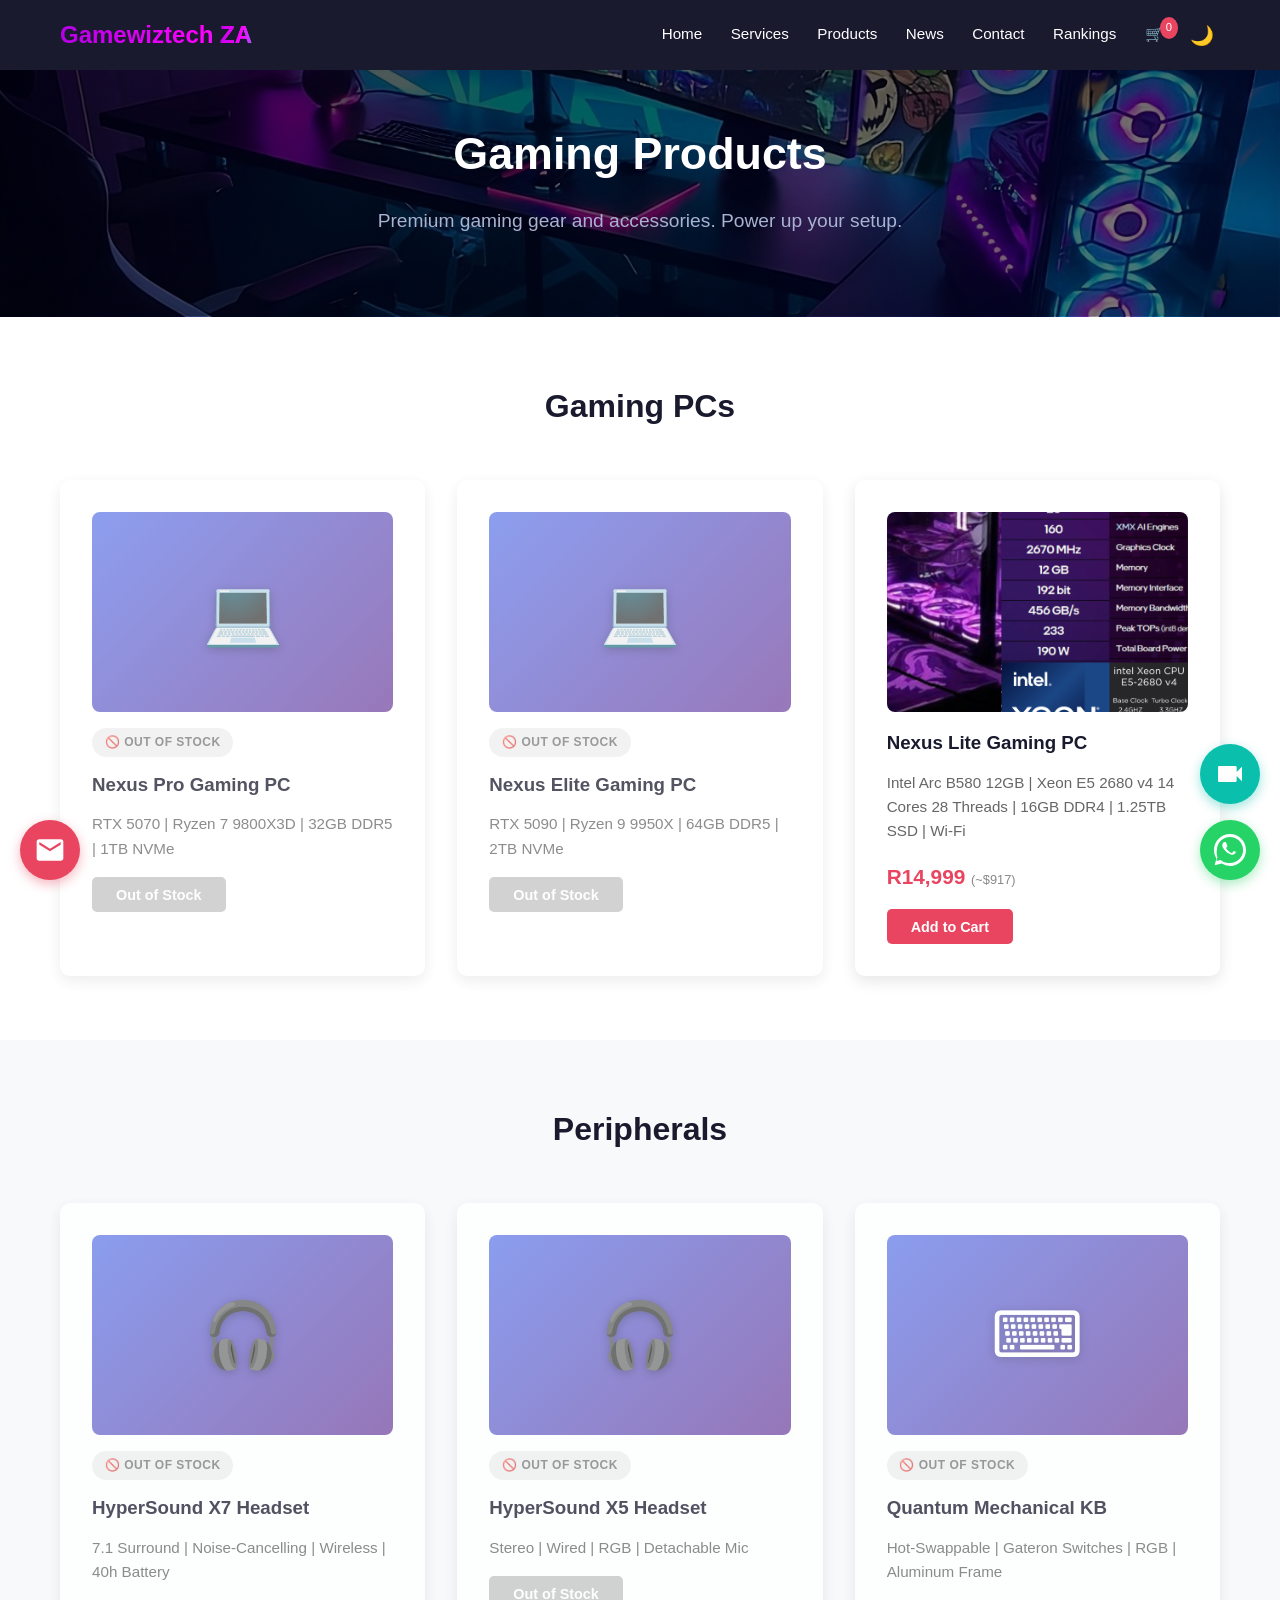
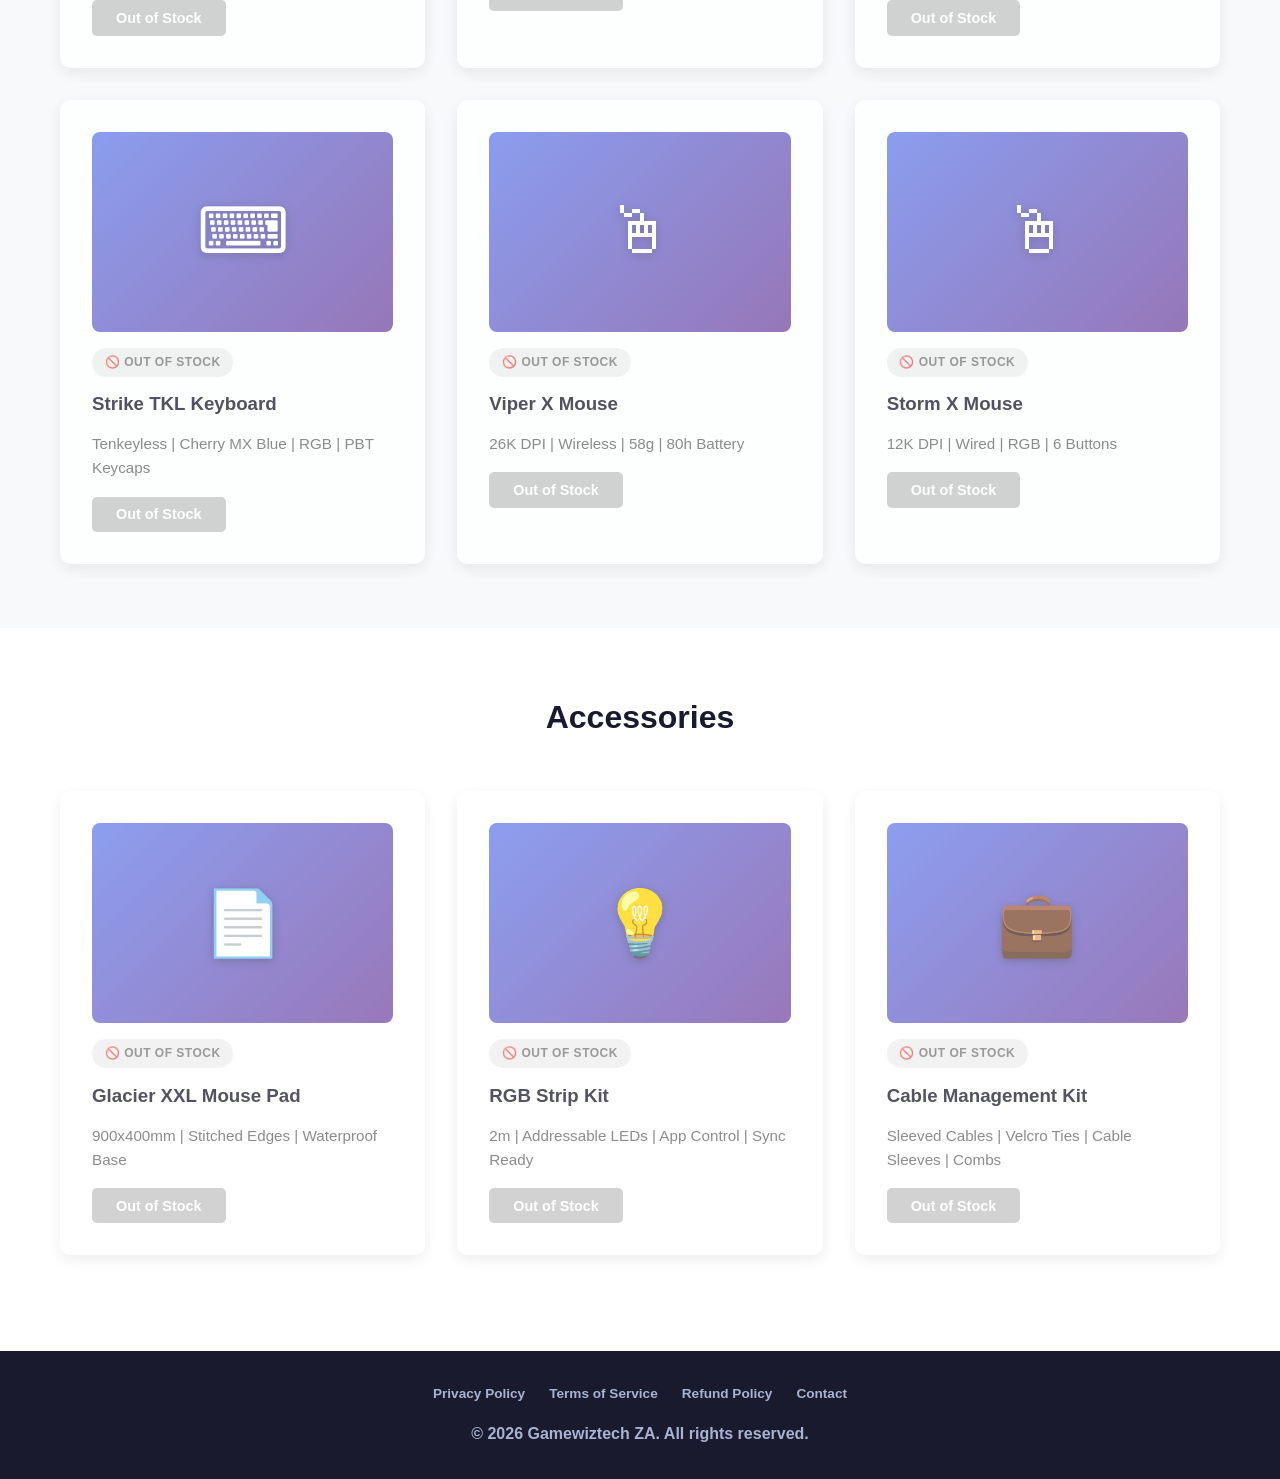
<file: products.html>
<!DOCTYPE html>
<html lang="en">
<head>
  <meta charset="UTF-8">
  <meta name="viewport" content="width=device-width, initial-scale=1.0">
  <meta http-equiv="Content-Security-Policy" content="default-src 'self'; script-src 'self' 'unsafe-inline'; style-src 'self' 'unsafe-inline'; img-src 'self' https: data:; connect-src 'self' https://dev.to; object-src 'none'; base-uri 'self'; form-action 'self'; frame-ancestors 'none'">
  <meta name="referrer" content="strict-origin-when-cross-origin">
  <title>Gaming Products — Gamewiztech ZA</title>
  <link rel="stylesheet" href="css/style.css">
</head>
<body>
  <header>
    <div class="container">
      <a href="index.html" class="logo">Gamewiztech<span> ZA</span></a>
      <nav>
        <a href="index.html">Home</a>
        <a href="services.html">Services</a>
        <a href="products.html">Products</a>
        <a href="news.html">News</a>
        <a href="contact.html">Contact</a>
        <a href="rankings.html">Rankings</a>
        <a class="cart-icon" onclick="showCart()">&#128722; <span class="cart-count">0</span></a>
        <button id="darkToggle" class="dark-toggle" aria-label="Toggle dark mode" title="Toggle dark mode">&#127769;</button>
      </nav>
    </div>
  </header>

  <section class="hero" style="padding: 3rem 0;">
    <div class="container">
      <h1>Gaming Products</h1>
      <p>Premium gaming gear and accessories. Power up your setup.</p>
    </div>
  </section>

  <section class="section">
    <div class="container">
      <h2 class="section-title">Gaming PCs</h2>
      <div class="grid">
        <div class="card out-of-stock">
          <div class="product-img">&#128187;</div>
          <span class="stock-badge">&#128683; Out of Stock</span>
          <h3>Nexus Pro Gaming PC</h3>
          <p>RTX 5070 | Ryzen 7 9800X3D | 32GB DDR5 | 1TB NVMe</p>
          <button class="btn" disabled>Out of Stock</button>
        </div>
        <div class="card out-of-stock">
          <div class="product-img">&#128187;</div>
          <span class="stock-badge">&#128683; Out of Stock</span>
          <h3>Nexus Elite Gaming PC</h3>
          <p>RTX 5090 | Ryzen 9 9950X | 64GB DDR5 | 2TB NVMe</p>
          <button class="btn" disabled>Out of Stock</button>
        </div>
        <div class="card">
          <div class="product-img" style="background-image: url('images/nexus-lite.jpg'); background-size: cover; background-position: center; text-shadow: none;"></div>
          <h3>Nexus Lite Gaming PC</h3>
          <p>Intel Arc B580 12GB | Xeon E5 2680 v4 14 Cores 28 Threads | 16GB DDR4 | 1.25TB SSD | Wi-Fi</p>
          <div class="price">R14,999 <span class="usd-price">(~$917)</span></div>
          <button class="btn" onclick="addToCart('gaming-pc-3','Nexus Lite Gaming PC',14999)">Add to Cart</button>
        </div>
      </div>
    </div>
  </section>

  <section class="section" style="background: #f8f9fa;">
    <div class="container">
      <h2 class="section-title">Peripherals</h2>
      <div class="grid">
        <div class="card out-of-stock">
          <div class="product-img">&#127911;</div>
          <span class="stock-badge">&#128683; Out of Stock</span>
          <h3>HyperSound X7 Headset</h3>
          <p>7.1 Surround | Noise-Cancelling | Wireless | 40h Battery</p>
          <button class="btn" disabled>Out of Stock</button>
        </div>
        <div class="card out-of-stock">
          <div class="product-img">&#127911;</div>
          <span class="stock-badge">&#128683; Out of Stock</span>
          <h3>HyperSound X5 Headset</h3>
          <p>Stereo | Wired | RGB | Detachable Mic</p>
          <button class="btn" disabled>Out of Stock</button>
        </div>
        <div class="card out-of-stock">
          <div class="product-img">&#9000;</div>
          <span class="stock-badge">&#128683; Out of Stock</span>
          <h3>Quantum Mechanical KB</h3>
          <p>Hot-Swappable | Gateron Switches | RGB | Aluminum Frame</p>
          <button class="btn" disabled>Out of Stock</button>
        </div>
        <div class="card out-of-stock">
          <div class="product-img">&#9000;</div>
          <span class="stock-badge">&#128683; Out of Stock</span>
          <h3>Strike TKL Keyboard</h3>
          <p>Tenkeyless | Cherry MX Blue | RGB | PBT Keycaps</p>
          <button class="btn" disabled>Out of Stock</button>
        </div>
        <div class="card out-of-stock">
          <div class="product-img">&#128433;</div>
          <span class="stock-badge">&#128683; Out of Stock</span>
          <h3>Viper X Mouse</h3>
          <p>26K DPI | Wireless | 58g | 80h Battery</p>
          <button class="btn" disabled>Out of Stock</button>
        </div>
        <div class="card out-of-stock">
          <div class="product-img">&#128433;</div>
          <span class="stock-badge">&#128683; Out of Stock</span>
          <h3>Storm X Mouse</h3>
          <p>12K DPI | Wired | RGB | 6 Buttons</p>
          <button class="btn" disabled>Out of Stock</button>
        </div>
      </div>
    </div>
  </section>

  <section class="section">
    <div class="container">
      <h2 class="section-title">Accessories</h2>
      <div class="grid">
        <div class="card out-of-stock">
          <div class="product-img">&#128196;</div>
          <span class="stock-badge">&#128683; Out of Stock</span>
          <h3>Glacier XXL Mouse Pad</h3>
          <p>900x400mm | Stitched Edges | Waterproof Base</p>
          <button class="btn" disabled>Out of Stock</button>
        </div>
        <div class="card out-of-stock">
          <div class="product-img">&#128161;</div>
          <span class="stock-badge">&#128683; Out of Stock</span>
          <h3>RGB Strip Kit</h3>
          <p>2m | Addressable LEDs | App Control | Sync Ready</p>
          <button class="btn" disabled>Out of Stock</button>
        </div>
        <div class="card out-of-stock">
          <div class="product-img">&#128188;</div>
          <span class="stock-badge">&#128683; Out of Stock</span>
          <h3>Cable Management Kit</h3>
          <p>Sleeved Cables | Velcro Ties | Cable Sleeves | Combs</p>
          <button class="btn" disabled>Out of Stock</button>
        </div>
      </div>
    </div>
  </section>

  <footer>
    <div class="container">
      <div class="footer-links">
        <a href="policies.html">Privacy Policy</a>
        <a href="policies.html">Terms of Service</a>
        <a href="policies.html">Refund Policy</a>
        <a href="contact.html">Contact</a>
      </div>
      <p>&copy; 2026 Gamewiztech ZA. All rights reserved.</p>
    </div>
  </footer>

  <!-- Cart Modal -->
  <div class="cart-overlay" id="cart-overlay" onclick="hideCart()"></div>
  <div class="cart-modal" id="cart-modal">
    <div class="cart-modal-header">
      <h2>Shopping Cart</h2>
      <button class="cart-modal-close" onclick="hideCart()">&times;</button>
    </div>
    <div id="cart-items-list"></div>
    <div class="cart-total">Total: <span id="cart-total-price">$0.00</span></div>
    <div class="cart-actions">
      <button class="btn btn-outline" onclick="hideCart()">Continue Shopping</button>
      <button class="btn" onclick="checkout()">Proceed to Checkout</button>
    </div>
  </div>

  <script src="js/cart.js"></script>
  <script src="js/whatsapp.js"></script>
  <script src="js/darkmode.js"></script>
  <a class="email-float" href="mailto:Gamewizcapetown@gmail.com" aria-label="Email Gamewiztech ZA">
    <svg viewBox="0 0 24 24" xmlns="http://www.w3.org/2000/svg">
      <path fill="#fff" d="M20 4H4a2 2 0 0 0-2 2v12a2 2 0 0 0 2 2h16a2 2 0 0 0 2-2V6a2 2 0 0 0-2-2zm0 4l-8 5-8-5V6l8 5 8-5v2z"/>
    </svg>
    <span class="email-tooltip">Email us at Gamewizcapetown@gmail.com</span>
  </a>
  <a class="call-float" href="https://wa.me/27638305734?text=Hi%20Gamewiztech%20ZA%21%20I%27d%20like%20to%20book%20a%20video%20call.%20When%20are%20you%20free%3F" target="_blank" rel="noopener noreferrer" aria-label="Lets Build Trust">
    <svg viewBox="0 0 24 24" xmlns="http://www.w3.org/2000/svg">
      <path fill="#fff" d="M17 10.5V7a1 1 0 0 0-1-1H4a1 1 0 0 0-1 1v10a1 1 0 0 0 1 1h12a1 1 0 0 0 1-1v-3.5l4 4v-11l-4 4z"/>
    </svg>
    <span class="call-tooltip">Lets Build Trust — Book a video call</span>
  </a>
  <a class="whatsapp-float" href="https://wa.me/27638305734" target="_blank" rel="noopener noreferrer" aria-label="Chat on WhatsApp">
    <svg viewBox="0 0 32 32" xmlns="http://www.w3.org/2000/svg">
      <path fill="#fff" d="M16 0C7.163 0 0 7.163 0 16c0 3.133.9 6.06 2.448 8.533L.64 31.36l7.013-1.843A15.937 15.937 0 0016 32c8.837 0 16-7.163 16-16S24.837 0 16 0zm0 29.09c-3.234 0-6.25-.99-8.756-2.685l-.628-.402-4.164 1.094 1.113-4.06-.43-.653A13.008 13.008 0 012.91 16C2.91 8.785 8.785 2.91 16 2.91S29.09 8.785 29.09 16 23.215 29.09 16 29.09zm7.038-10.677c-.385-.193-2.278-1.124-2.63-1.252-.352-.128-.608-.193-.864.193-.256.385-.994 1.252-1.22 1.51-.225.257-.45.289-.835.096-.385-.193-1.625-.599-3.094-1.912-1.143-1.02-1.915-2.28-2.14-2.665-.224-.385-.024-.593.169-.785.173-.173.385-.45.577-.675.193-.225.257-.385.385-.642.129-.257.064-.482-.032-.675-.097-.193-.864-2.083-1.184-2.853-.312-.75-.63-.625-.864-.638l-.735-.013-.256.038c-.225.038-.577.09-.88.45-.303.36-1.157 1.13-1.157 2.757s1.185 3.198 1.35 3.42c.165.222 2.332 3.56 5.65 4.993.79.34 1.406.544 1.887.697.792.252 1.513.216 2.082.13.635-.096 1.955-.8 2.23-1.572.276-.772.276-1.434.193-1.572-.083-.138-.304-.222-.64-.385z"/>
    </svg>
    <span class="whatsapp-tooltip">Chat with us on WhatsApp</span>
  </a>
</body>
</html>
</file>
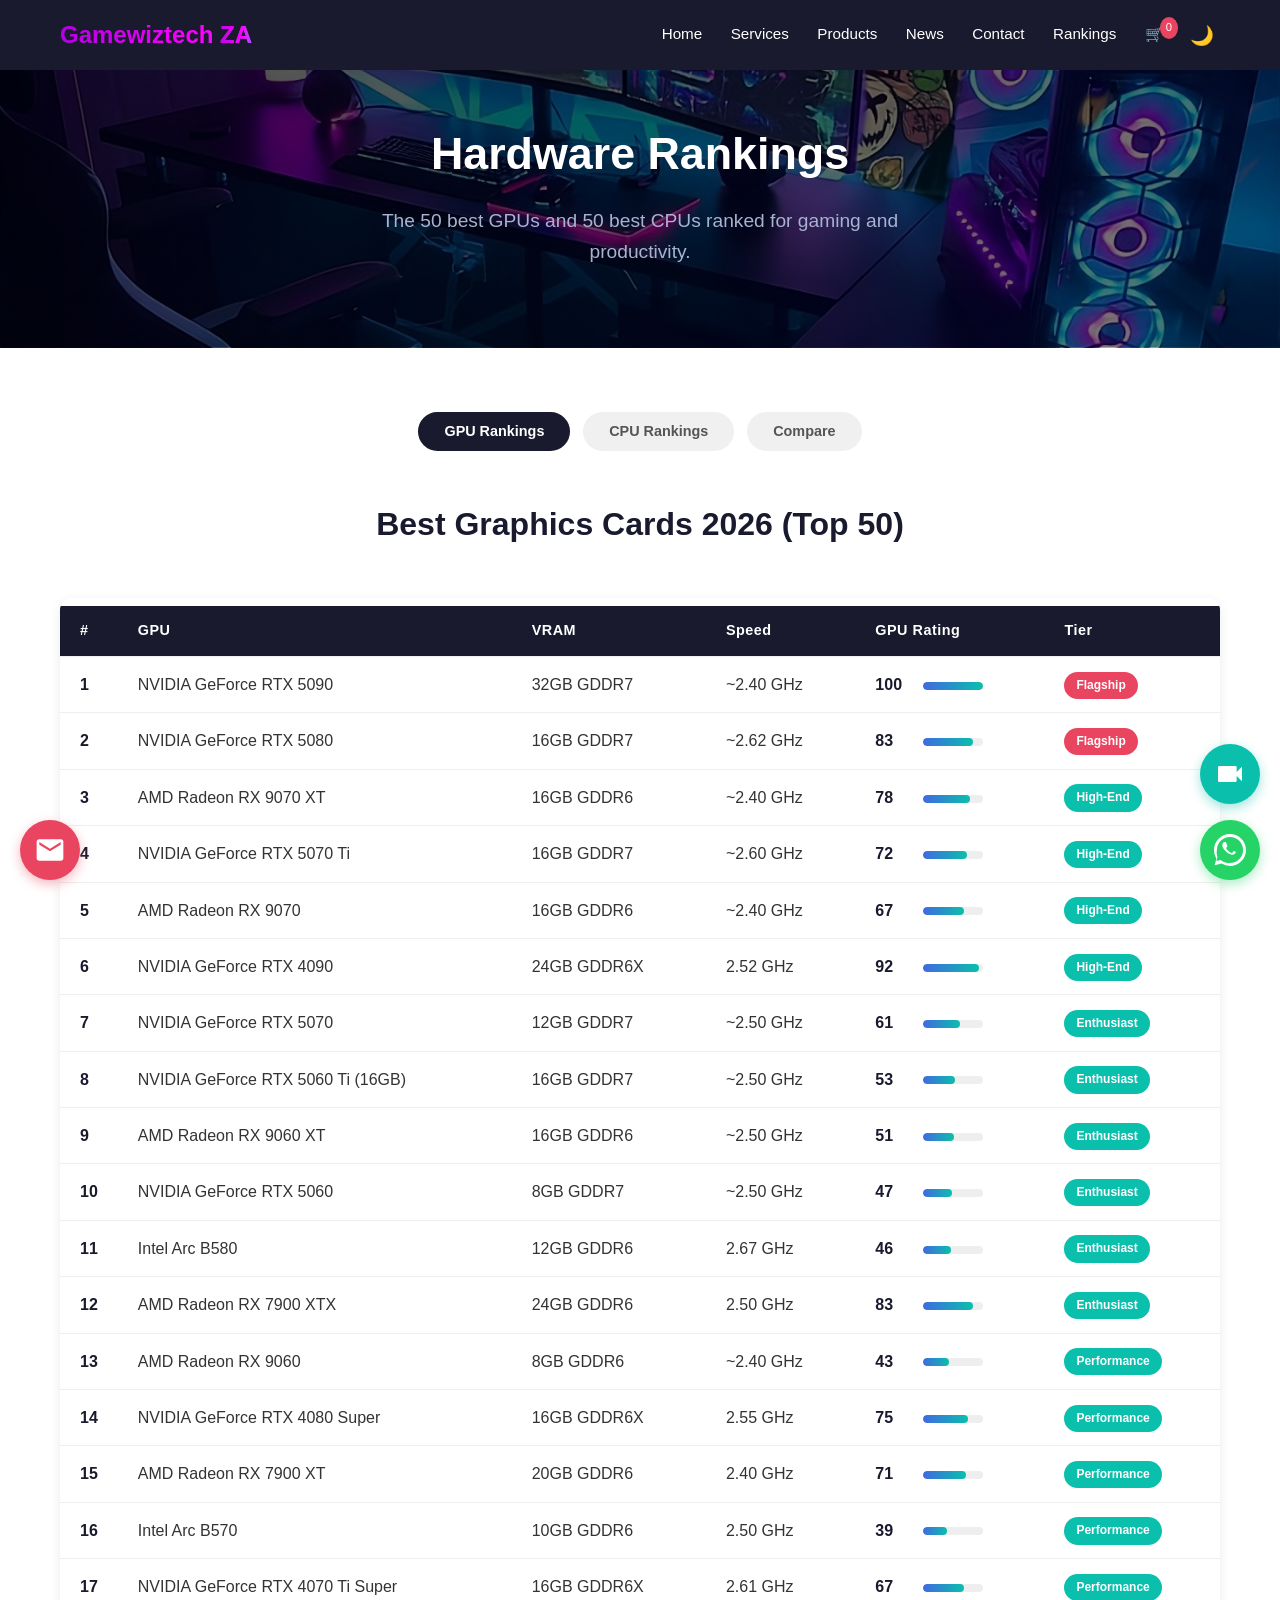
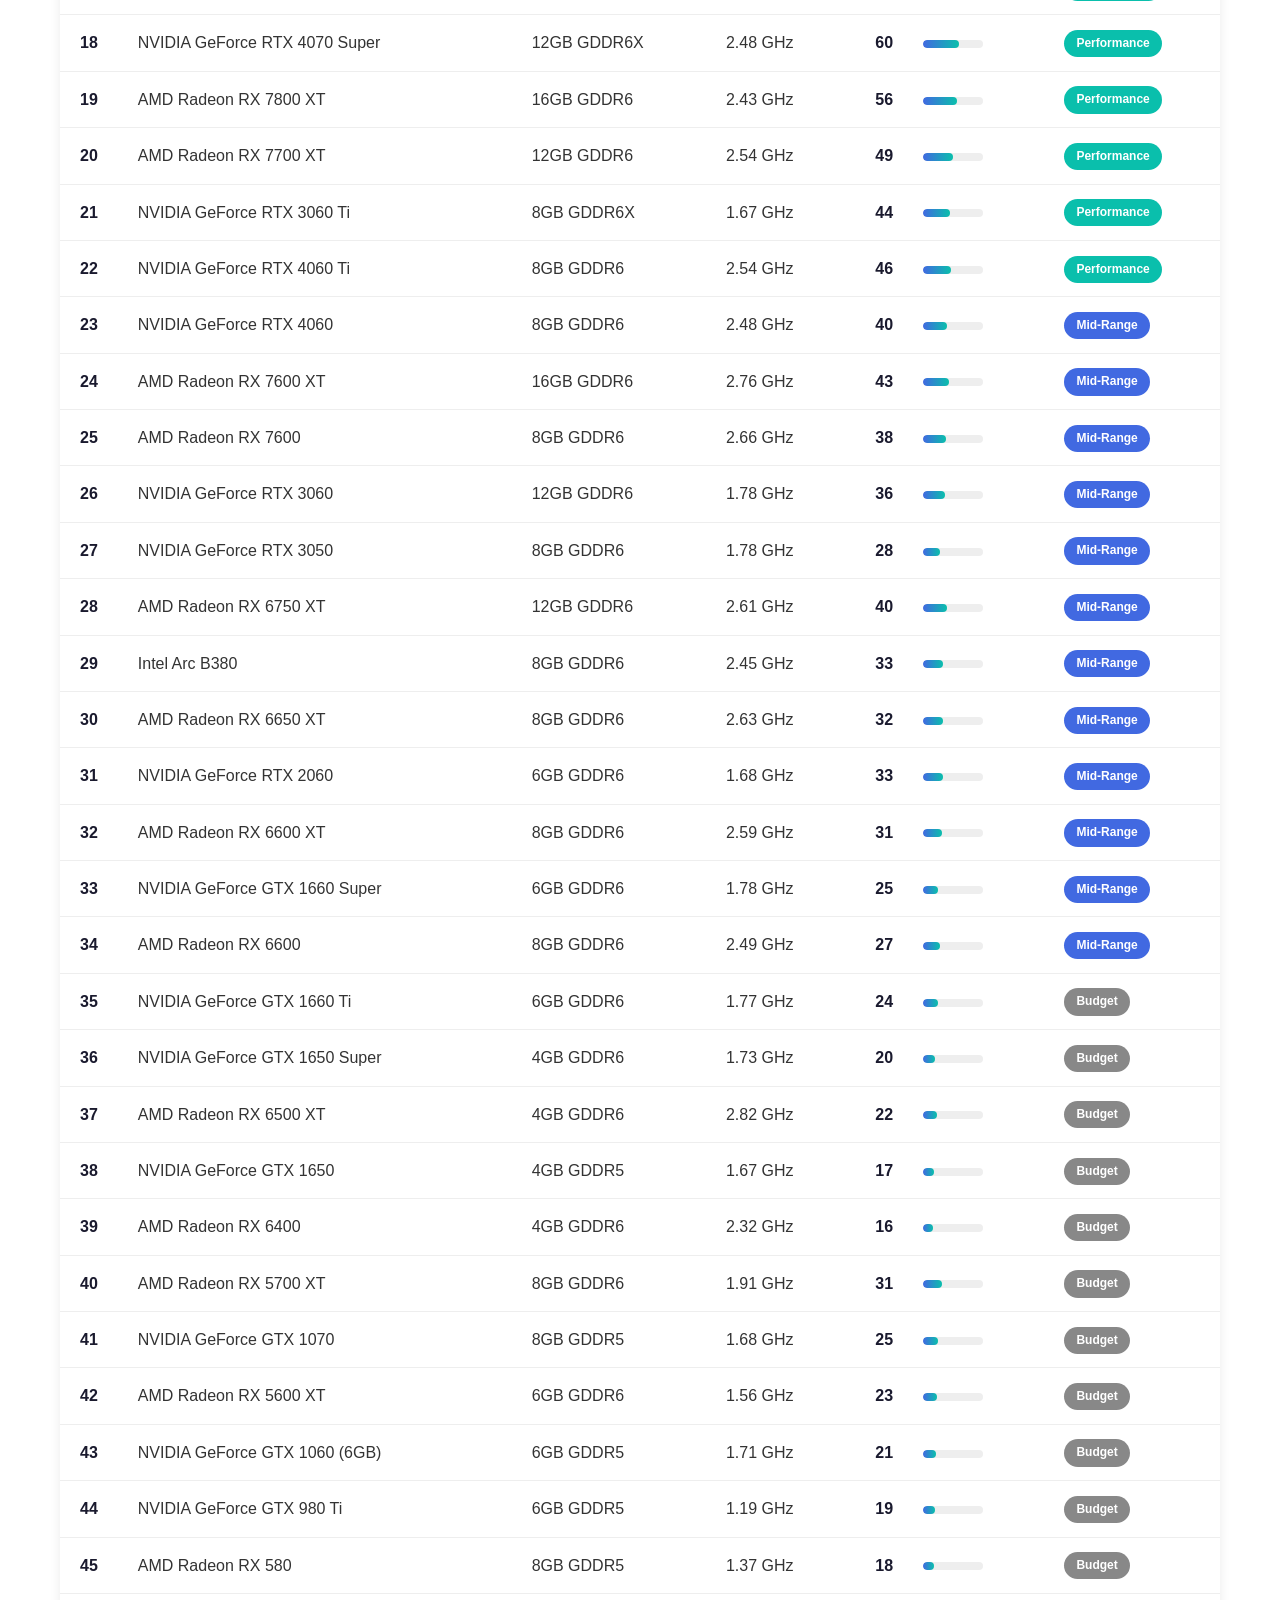
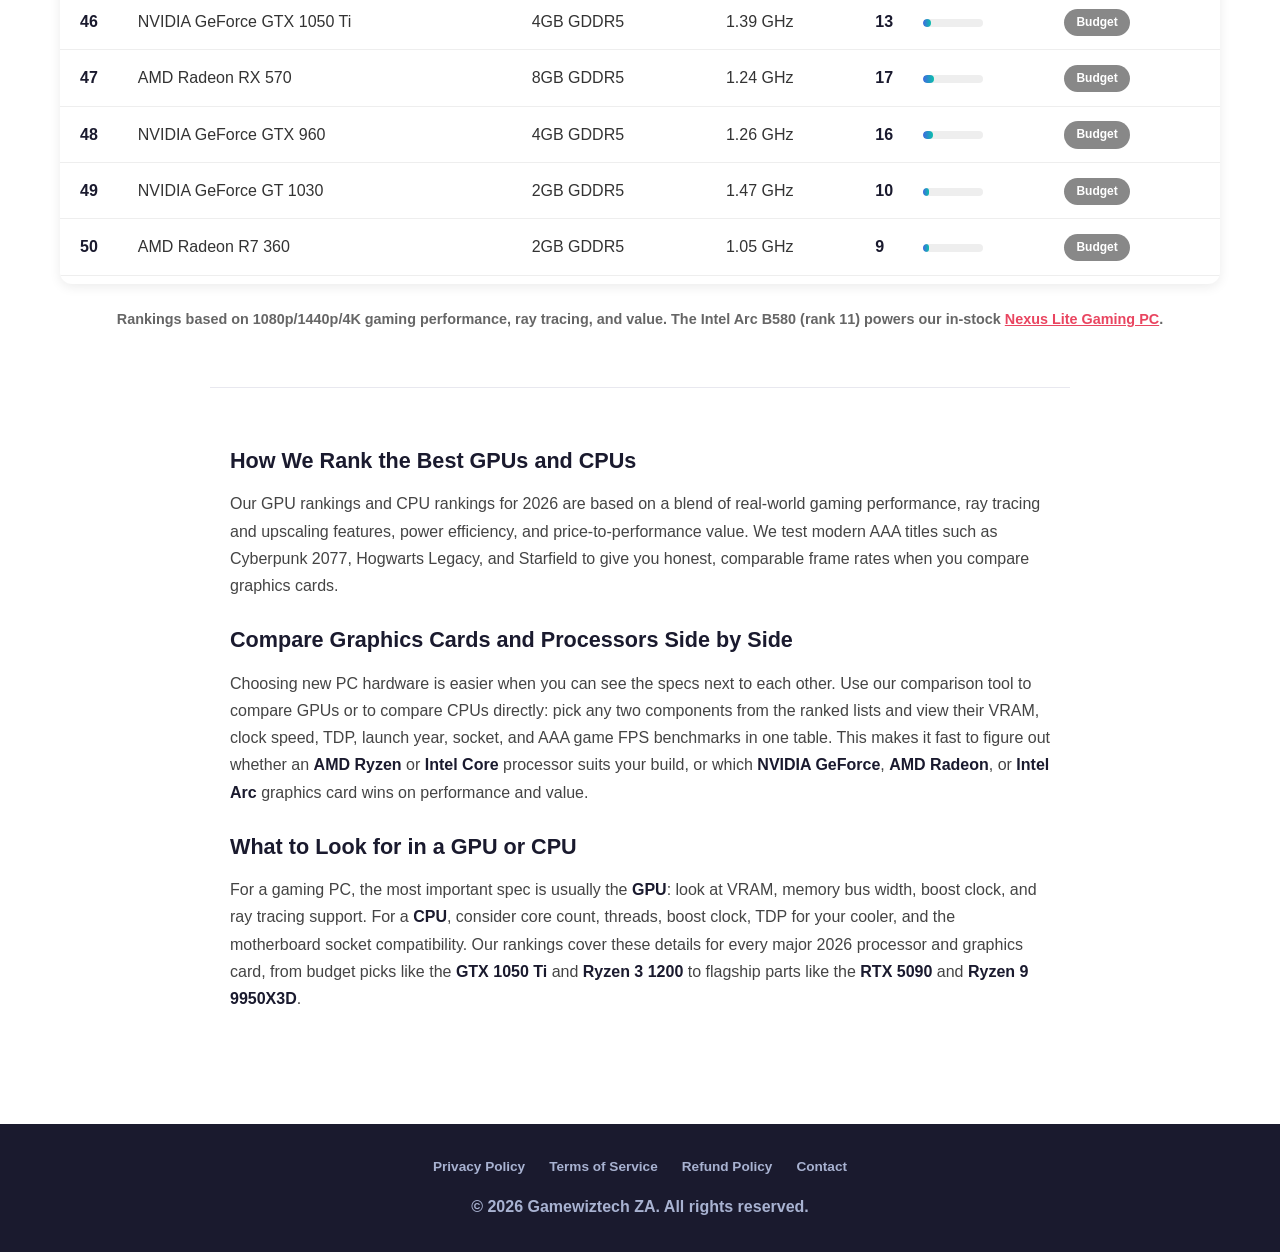
<file: rankings.html>
<!DOCTYPE html>
<html lang="en">
<head>
  <meta charset="UTF-8">
  <meta name="viewport" content="width=device-width, initial-scale=1.0">
  <meta http-equiv="Content-Security-Policy" content="default-src 'self'; script-src 'self' 'unsafe-inline'; style-src 'self' 'unsafe-inline'; img-src 'self' https: data:; connect-src 'self' https://dev.to; object-src 'none'; base-uri 'self'; form-action 'self'; frame-ancestors 'none'">
  <meta name="referrer" content="strict-origin-when-cross-origin">
  <title>GPU &amp; CPU Rankings 2026 | Compare Graphics Cards &amp; Processors — Gamewiztech ZA</title>
  <meta name="description" content="The 50 best GPUs and 50 best CPUs of 2026 ranked for gaming and productivity. Compare graphics cards and processors side by side with VRAM, speed, TDP, ratings and real AAA game FPS benchmarks.">
  <meta name="keywords" content="GPU rankings 2026, CPU rankings 2026, best graphics cards, best processors, compare GPUs, compare CPUs, GPU comparison, CPU comparison, graphics card specs, processor specs, hardware specs comparison, Arc B580, RTX 5090, Ryzen 9, gaming PC specs">
  <meta name="robots" content="index, follow">
  <meta name="author" content="Gamewiztech ZA">
  <link rel="canonical" href="https://gamewizcapetown.github.io/gamewiztech-za/rankings.html">
  <meta property="og:type" content="website">
  <meta property="og:site_name" content="Gamewiztech ZA">
  <meta property="og:title" content="GPU &amp; CPU Rankings 2026 | Compare Graphics Cards &amp; Processors">
  <meta property="og:description" content="Compare the 50 best GPUs and 50 best CPUs of 2026. Side-by-side specs: VRAM, speed, TDP, ratings and AAA game FPS benchmarks.">
  <meta property="og:url" content="https://gamewizcapetown.github.io/gamewiztech-za/rankings.html">
  <meta name="twitter:card" content="summary_large_image">
  <meta name="twitter:title" content="GPU &amp; CPU Rankings 2026 | Compare Graphics Cards &amp; Processors">
  <meta name="twitter:description" content="Compare the 50 best GPUs and 50 best CPUs of 2026 with specs, ratings and AAA game FPS benchmarks.">
  <link rel="stylesheet" href="css/style.css">
  <script type="application/ld+json">
  {
    "@context": "https://schema.org",
    "@type": "WebPage",
    "name": "GPU & CPU Rankings 2026 | Compare Graphics Cards & Processors",
    "url": "https://gamewizcapetown.github.io/gamewiztech-za/rankings.html",
    "description": "The 50 best GPUs and 50 best CPUs of 2026 ranked for gaming and productivity, with side-by-side spec comparison and AAA game FPS benchmarks.",
    "isPartOf": {
      "@type": "WebSite",
      "name": "Gamewiztech ZA",
      "url": "https://gamewizcapetown.github.io/gamewiztech-za/"
    }
  }
  </script>
  <script type="application/ld+json">
  {
    "@context": "https://schema.org",
    "@type": "ItemList",
    "name": "Top 50 GPUs of 2026",
    "itemListOrder": "https://schema.org/ItemListOrderAscending",
    "numberOfItems": 50,
    "itemListElement": [
      {"@type":"ListItem","position":1,"name":"NVIDIA GeForce RTX 5090"},
      {"@type":"ListItem","position":2,"name":"NVIDIA GeForce RTX 5080"},
      {"@type":"ListItem","position":3,"name":"AMD Radeon RX 9070 XT"},
      {"@type":"ListItem","position":4,"name":"NVIDIA GeForce RTX 5070 Ti"},
      {"@type":"ListItem","position":5,"name":"AMD Radeon RX 9070"},
      {"@type":"ListItem","position":6,"name":"NVIDIA GeForce RTX 4090"},
      {"@type":"ListItem","position":7,"name":"NVIDIA GeForce RTX 5070"},
      {"@type":"ListItem","position":8,"name":"NVIDIA GeForce RTX 5060 Ti 16GB"},
      {"@type":"ListItem","position":9,"name":"AMD Radeon RX 9060 XT"},
      {"@type":"ListItem","position":10,"name":"NVIDIA GeForce RTX 5060"},
      {"@type":"ListItem","position":11,"name":"Intel Arc B580"},
      {"@type":"ListItem","position":12,"name":"AMD Radeon RX 7900 XTX"},
      {"@type":"ListItem","position":13,"name":"AMD Radeon RX 9060"},
      {"@type":"ListItem","position":14,"name":"NVIDIA GeForce RTX 4080 Super"},
      {"@type":"ListItem","position":15,"name":"AMD Radeon RX 7900 XT"},
      {"@type":"ListItem","position":16,"name":"Intel Arc B570"},
      {"@type":"ListItem","position":17,"name":"NVIDIA GeForce RTX 4070 Ti Super"},
      {"@type":"ListItem","position":18,"name":"NVIDIA GeForce RTX 4070 Super"},
      {"@type":"ListItem","position":19,"name":"AMD Radeon RX 7800 XT"},
      {"@type":"ListItem","position":20,"name":"AMD Radeon RX 7700 XT"},
      {"@type":"ListItem","position":21,"name":"NVIDIA GeForce RTX 3060 Ti"},
      {"@type":"ListItem","position":22,"name":"NVIDIA GeForce RTX 4060 Ti"},
      {"@type":"ListItem","position":23,"name":"NVIDIA GeForce RTX 4060"},
      {"@type":"ListItem","position":24,"name":"AMD Radeon RX 7600 XT"},
      {"@type":"ListItem","position":25,"name":"AMD Radeon RX 7600"},
      {"@type":"ListItem","position":26,"name":"NVIDIA GeForce RTX 3060"},
      {"@type":"ListItem","position":27,"name":"NVIDIA GeForce RTX 3050"},
      {"@type":"ListItem","position":28,"name":"AMD Radeon RX 6750 XT"},
      {"@type":"ListItem","position":29,"name":"Intel Arc B380"},
      {"@type":"ListItem","position":30,"name":"AMD Radeon RX 6650 XT"},
      {"@type":"ListItem","position":31,"name":"NVIDIA GeForce RTX 2060"},
      {"@type":"ListItem","position":32,"name":"AMD Radeon RX 6600 XT"},
      {"@type":"ListItem","position":33,"name":"NVIDIA GeForce GTX 1660 Super"},
      {"@type":"ListItem","position":34,"name":"AMD Radeon RX 6600"},
      {"@type":"ListItem","position":35,"name":"NVIDIA GeForce GTX 1660 Ti"},
      {"@type":"ListItem","position":36,"name":"NVIDIA GeForce GTX 1650 Super"},
      {"@type":"ListItem","position":37,"name":"AMD Radeon RX 6500 XT"},
      {"@type":"ListItem","position":38,"name":"NVIDIA GeForce GTX 1650"},
      {"@type":"ListItem","position":39,"name":"AMD Radeon RX 6400"},
      {"@type":"ListItem","position":40,"name":"AMD Radeon RX 5700 XT"},
      {"@type":"ListItem","position":41,"name":"NVIDIA GeForce GTX 1070"},
      {"@type":"ListItem","position":42,"name":"AMD Radeon RX 5600 XT"},
      {"@type":"ListItem","position":43,"name":"NVIDIA GeForce GTX 1060 6GB"},
      {"@type":"ListItem","position":44,"name":"NVIDIA GeForce GTX 980 Ti"},
      {"@type":"ListItem","position":45,"name":"AMD Radeon RX 580"},
      {"@type":"ListItem","position":46,"name":"NVIDIA GeForce GTX 1050 Ti"},
      {"@type":"ListItem","position":47,"name":"AMD Radeon RX 570"},
      {"@type":"ListItem","position":48,"name":"NVIDIA GeForce GTX 960"},
      {"@type":"ListItem","position":49,"name":"NVIDIA GeForce GT 1030"},
      {"@type":"ListItem","position":50,"name":"AMD Radeon R7 360"}
    ]
  }
  </script>
  <script type="application/ld+json">
  {
    "@context": "https://schema.org",
    "@type": "ItemList",
    "name": "Top 50 CPUs of 2026",
    "itemListOrder": "https://schema.org/ItemListOrderAscending",
    "numberOfItems": 50,
    "itemListElement": [
      {"@type":"ListItem","position":1,"name":"AMD Ryzen 9 9950X3D"},
      {"@type":"ListItem","position":2,"name":"AMD Ryzen 9 9900X3D"},
      {"@type":"ListItem","position":3,"name":"Intel Core Ultra 9 285K"},
      {"@type":"ListItem","position":4,"name":"AMD Ryzen 7 9800X3D"},
      {"@type":"ListItem","position":5,"name":"AMD Ryzen 9 9850X"},
      {"@type":"ListItem","position":6,"name":"Intel Core Ultra 7 265K"},
      {"@type":"ListItem","position":7,"name":"AMD Ryzen 9 9950X"},
      {"@type":"ListItem","position":8,"name":"AMD Ryzen 7 9700X"},
      {"@type":"ListItem","position":9,"name":"Intel Core Ultra 9 285KX"},
      {"@type":"ListItem","position":10,"name":"AMD Ryzen 9 9900X"},
      {"@type":"ListItem","position":11,"name":"AMD Ryzen 7 7800X3D"},
      {"@type":"ListItem","position":12,"name":"Intel Core Ultra 9 275K"},
      {"@type":"ListItem","position":13,"name":"AMD Ryzen 5 9600X"},
      {"@type":"ListItem","position":14,"name":"Intel Core Ultra 7 265KX"},
      {"@type":"ListItem","position":15,"name":"AMD Ryzen 7 7700X"},
      {"@type":"ListItem","position":16,"name":"Intel Core Ultra 8 255K"},
      {"@type":"ListItem","position":17,"name":"AMD Ryzen 7 5800X3D"},
      {"@type":"ListItem","position":18,"name":"Intel Core Ultra 5 245K"},
      {"@type":"ListItem","position":19,"name":"AMD Ryzen 9 7950X"},
      {"@type":"ListItem","position":20,"name":"Intel Core Ultra 7 265KF"},
      {"@type":"ListItem","position":21,"name":"Intel Core i9-14900K"},
      {"@type":"ListItem","position":22,"name":"AMD Ryzen 5 7600X"},
      {"@type":"ListItem","position":23,"name":"Intel Core Ultra 5 245KF"},
      {"@type":"ListItem","position":24,"name":"AMD Ryzen 5 8500G"},
      {"@type":"ListItem","position":25,"name":"Intel Core i7-14700K"},
      {"@type":"ListItem","position":26,"name":"AMD Ryzen 7 8700X"},
      {"@type":"ListItem","position":27,"name":"Intel Core i5-14600K"},
      {"@type":"ListItem","position":28,"name":"AMD Ryzen 5 5600X"},
      {"@type":"ListItem","position":29,"name":"Intel Core i5-14400F"},
      {"@type":"ListItem","position":30,"name":"AMD Ryzen 5 7500F"},
      {"@type":"ListItem","position":31,"name":"Intel Core i7-12700K"},
      {"@type":"ListItem","position":32,"name":"AMD Ryzen 5 7600"},
      {"@type":"ListItem","position":33,"name":"Intel Core i5-13600K"},
      {"@type":"ListItem","position":34,"name":"AMD Ryzen 7 5700X"},
      {"@type":"ListItem","position":35,"name":"Intel Core i5-12400F"},
      {"@type":"ListItem","position":36,"name":"AMD Ryzen 5 5600"},
      {"@type":"ListItem","position":37,"name":"Intel Core i3-14100F"},
      {"@type":"ListItem","position":38,"name":"AMD Ryzen 5 5500"},
      {"@type":"ListItem","position":39,"name":"Intel Core i5-11400F"},
      {"@type":"ListItem","position":40,"name":"AMD Ryzen 3 8300G"},
      {"@type":"ListItem","position":41,"name":"Intel Core i3-13100F"},
      {"@type":"ListItem","position":42,"name":"AMD Ryzen 5 3600"},
      {"@type":"ListItem","position":43,"name":"Intel Core i5-10400F"},
      {"@type":"ListItem","position":44,"name":"AMD Ryzen 3 3100"},
      {"@type":"ListItem","position":45,"name":"Intel Core i3-10100F"},
      {"@type":"ListItem","position":46,"name":"AMD Ryzen 5 2600"},
      {"@type":"ListItem","position":47,"name":"Intel Core i5-9400F"},
      {"@type":"ListItem","position":48,"name":"AMD Ryzen 3 1300X"},
      {"@type":"ListItem","position":49,"name":"Intel Core i3-8100"},
      {"@type":"ListItem","position":50,"name":"AMD Ryzen 3 1200"}
    ]
  }
  </script>
  <script type="application/ld+json">
  {
    "@context": "https://schema.org",
    "@type": "BreadcrumbList",
    "itemListElement": [
      {"@type": "ListItem", "position": 1, "name": "Home", "item": "https://gamewizcapetown.github.io/gamewiztech-za/index.html"},
      {"@type": "ListItem", "position": 2, "name": "Hardware Rankings", "item": "https://gamewizcapetown.github.io/gamewiztech-za/rankings.html"}
    ]
  }
  </script>
  <script type="application/ld+json">
  {
    "@context": "https://schema.org",
    "@type": "FAQPage",
    "mainEntity": [
      {
        "@type": "Question",
        "name": "What is the best GPU in 2026?",
        "acceptedAnswer": {"@type": "Answer", "text": "The NVIDIA GeForce RTX 5090 is ranked #1 in our 2026 GPU rankings, offering the highest performance and ray tracing at 4K, followed by the RTX 5080 and AMD Radeon RX 9070 XT."}
      },
      {
        "@type": "Question",
        "name": "What is the best CPU for gaming in 2026?",
        "acceptedAnswer": {"@type": "Answer", "text": "The AMD Ryzen 9 9950X3D tops our 2026 CPU rankings for gaming thanks to its 3D V-Cache, followed by the Ryzen 9 9900X3D and Intel Core Ultra 9 285K."}
      },
      {
        "@type": "Question",
        "name": "How do I compare GPUs or CPUs?",
        "acceptedAnswer": {"@type": "Answer", "text": "Use the Compare tab on our Hardware Rankings page to select two GPUs or two CPUs and see VRAM, speed, TDP, launch year and AAA game FPS benchmarks side by side."}
      },
      {
        "@type": "Question",
        "name": "Is the Intel Arc B580 good for gaming?",
        "acceptedAnswer": {"@type": "Answer", "text": "Yes, the Intel Arc B580 ranks #11 in our GPU list and delivers strong 1080p gaming performance and value. It powers Gamewiztech ZA's in-stock Nexus Lite Gaming PC."}
      }
    ]
  }
  </script>
</head>
<body>
  <header>
    <div class="container">
      <a href="index.html" class="logo">Gamewiztech<span> ZA</span></a>
      <nav>
        <a href="index.html">Home</a>
        <a href="services.html">Services</a>
        <a href="products.html">Products</a>
        <a href="news.html">News</a>
        <a href="contact.html">Contact</a>
        <a href="rankings.html" class="active">Rankings</a>
        <a class="cart-icon" onclick="showCart()">&#128722; <span class="cart-count">0</span></a>
        <button id="darkToggle" class="dark-toggle" aria-label="Toggle dark mode" title="Toggle dark mode">&#127769;</button>
      </nav>
    </div>
  </header>

  <section class="hero" style="padding: 3rem 0;">
    <div class="container">
      <h1>Hardware Rankings</h1>
      <p>The 50 best GPUs and 50 best CPUs ranked for gaming and productivity.</p>
    </div>
  </section>

  <section class="section">
    <div class="container">
      <div class="rank-tabs">
        <button class="filter-btn active" data-tab="gpu">GPU Rankings</button>
        <button class="filter-btn" data-tab="cpu">CPU Rankings</button>
        <button class="filter-btn" data-tab="compare">Compare</button>
      </div>

      <!-- GPU Rankings -->
      <div id="tab-gpu" class="rank-panel">
        <h2 class="section-title">Best Graphics Cards 2026 (Top 50)</h2>
        <div class="rank-table-wrap">
          <table class="rank-table">
            <thead>
              <tr>
                <th>#</th>
                <th>GPU</th>
                <th>VRAM</th>
                <th>Speed</th>
                <th>GPU Rating</th>
                <th>Tier</th>
              </tr>
            </thead>
            <tbody id="gpu-tbody"></tbody>
          </table>
        </div>
        <p class="rank-note">Rankings based on 1080p/1440p/4K gaming performance, ray tracing, and value. The Intel Arc B580 (rank 11) powers our in-stock <a href="products.html">Nexus Lite Gaming PC</a>.</p>
      </div>

      <!-- CPU Rankings -->
      <div id="tab-cpu" class="rank-panel" style="display:none;">
        <h2 class="section-title">Best CPUs 2026 (Top 50)</h2>
        <div class="rank-table-wrap">
          <table class="rank-table">
            <thead>
              <tr>
                <th>#</th>
                <th>CPU</th>
                <th>Cores / Threads</th>
                <th>Speed</th>
                <th>CPU Rating</th>
                <th>Tier</th>
              </tr>
            </thead>
            <tbody id="cpu-tbody"></tbody>
          </table>
        </div>
        <p class="rank-note">Rankings based on gaming and productivity performance, efficiency, and value. The Xeon E5 2680 v4 in our <a href="products.html">Nexus Lite Gaming PC</a> is a powerful multi-core workstation chip from the server segment.</p>
      </div>

      <!-- Compare -->
      <div id="tab-compare" class="rank-panel" style="display:none;">
        <h2 class="section-title">Compare GPU vs GPU / CPU vs CPU</h2>
        <p class="compare-intro">Pick two components of the same type to see them side by side. The better value in each row is highlighted.</p>
        <div class="compare-controls">
          <div class="compare-type">
            <button class="filter-btn compare-type-btn active" data-type="gpu">Compare GPUs</button>
            <button class="filter-btn compare-type-btn" data-type="cpu">Compare CPUs</button>
          </div>
          <div class="compare-selects">
            <select id="compare-a" class="compare-select"></select>
            <span class="compare-vs">vs</span>
            <select id="compare-b" class="compare-select"></select>
          </div>
          <button class="btn" onclick="runCompare()">Compare</button>
        </div>
        <div id="compare-result" class="compare-result"></div>
      </div>

    </div>

    <div class="container seo-content">
      <h2>How We Rank the Best GPUs and CPUs</h2>
      <p>Our GPU rankings and CPU rankings for 2026 are based on a blend of real-world gaming performance, ray tracing and upscaling features, power efficiency, and price-to-performance value. We test modern AAA titles such as Cyberpunk 2077, Hogwarts Legacy, and Starfield to give you honest, comparable frame rates when you compare graphics cards.</p>

      <h2>Compare Graphics Cards and Processors Side by Side</h2>
      <p>Choosing new PC hardware is easier when you can see the specs next to each other. Use our comparison tool to compare GPUs or to compare CPUs directly: pick any two components from the ranked lists and view their VRAM, clock speed, TDP, launch year, socket, and AAA game FPS benchmarks in one table. This makes it fast to figure out whether an <strong>AMD Ryzen</strong> or <strong>Intel Core</strong> processor suits your build, or which <strong>NVIDIA GeForce</strong>, <strong>AMD Radeon</strong>, or <strong>Intel Arc</strong> graphics card wins on performance and value.</p>

      <h2>What to Look for in a GPU or CPU</h2>
      <p>For a gaming PC, the most important spec is usually the <strong>GPU</strong>: look at VRAM, memory bus width, boost clock, and ray tracing support. For a <strong>CPU</strong>, consider core count, threads, boost clock, TDP for your cooler, and the motherboard socket compatibility. Our rankings cover these details for every major 2026 processor and graphics card, from budget picks like the <strong>GTX 1050 Ti</strong> and <strong>Ryzen 3 1200</strong> to flagship parts like the <strong>RTX 5090</strong> and <strong>Ryzen 9 9950X3D</strong>.</p>
    </div>

    <noscript>
      <div class="container">
        <h2>GPU Rankings 2026 (Top 50)</h2>
        <ol>
          <li>NVIDIA GeForce RTX 5090</li><li>NVIDIA GeForce RTX 5080</li><li>AMD Radeon RX 9070 XT</li><li>NVIDIA GeForce RTX 5070 Ti</li><li>AMD Radeon RX 9070</li><li>NVIDIA GeForce RTX 4090</li><li>NVIDIA GeForce RTX 5070</li><li>NVIDIA GeForce RTX 5060 Ti</li><li>AMD Radeon RX 9060 XT</li><li>NVIDIA GeForce RTX 5060</li><li>Intel Arc B580</li><li>AMD Radeon RX 7900 XTX</li><li>AMD Radeon RX 9060</li><li>NVIDIA GeForce RTX 4080 Super</li><li>AMD Radeon RX 7900 XT</li><li>Intel Arc B570</li><li>NVIDIA GeForce RTX 4070 Ti Super</li><li>NVIDIA GeForce RTX 4070 Super</li><li>AMD Radeon RX 7800 XT</li><li>AMD Radeon RX 7700 XT</li>
        </ol>
        <h2>CPU Rankings 2026 (Top 50)</h2>
        <ol>
          <li>AMD Ryzen 9 9950X3D</li><li>AMD Ryzen 9 9900X3D</li><li>Intel Core Ultra 9 285K</li><li>AMD Ryzen 7 9800X3D</li><li>AMD Ryzen 9 9850X</li><li>Intel Core Ultra 7 265K</li><li>AMD Ryzen 9 9950X</li><li>AMD Ryzen 7 9700X</li><li>Intel Core Ultra 9 285KX</li><li>AMD Ryzen 9 9900X</li><li>AMD Ryzen 7 7800X3D</li><li>Intel Core Ultra 9 275K</li><li>AMD Ryzen 5 9600X</li><li>Intel Core Ultra 7 265KX</li><li>AMD Ryzen 7 7700X</li><li>Intel Core Ultra 8 255K</li><li>AMD Ryzen 7 5800X3D</li><li>Intel Core Ultra 5 245K</li><li>AMD Ryzen 9 7950X</li><li>Intel Core Ultra 7 265KF</li>
        </ol>
      </div>
    </noscript>
  </section>

  <footer>
    <div class="container">
      <div class="footer-links">
        <a href="policies.html">Privacy Policy</a>
        <a href="policies.html">Terms of Service</a>
        <a href="policies.html">Refund Policy</a>
        <a href="contact.html">Contact</a>
      </div>
      <p>&copy; 2026 Gamewiztech ZA. All rights reserved.</p>
    </div>
  </footer>

  <!-- Cart Modal -->
  <div class="cart-overlay" id="cart-overlay" onclick="hideCart()"></div>
  <div class="cart-modal" id="cart-modal">
    <div class="cart-modal-header">
      <h2>Shopping Cart</h2>
      <button class="cart-modal-close" onclick="hideCart()">&times;</button>
    </div>
    <div id="cart-items-list"></div>
    <div class="cart-total">Total: <span id="cart-total-price">$0.00</span></div>
    <div class="cart-actions">
      <button class="btn btn-outline" onclick="hideCart()">Continue Shopping</button>
      <button class="btn" onclick="checkout()">Proceed to Checkout</button>
    </div>
  </div>

  <script src="js/cart.js"></script>
  <script src="js/whatsapp.js"></script>
  <script src="js/darkmode.js"></script>
  <script>
    // GPU rankings: [name, vram, speed]
    var gpuList = [
      ["NVIDIA GeForce RTX 5090", "32GB GDDR7", "~2.40 GHz"],
      ["NVIDIA GeForce RTX 5080", "16GB GDDR7", "~2.62 GHz"],
      ["AMD Radeon RX 9070 XT", "16GB GDDR6", "~2.40 GHz"],
      ["NVIDIA GeForce RTX 5070 Ti", "16GB GDDR7", "~2.60 GHz"],
      ["AMD Radeon RX 9070", "16GB GDDR6", "~2.40 GHz"],
      ["NVIDIA GeForce RTX 4090", "24GB GDDR6X", "2.52 GHz"],
      ["NVIDIA GeForce RTX 5070", "12GB GDDR7", "~2.50 GHz"],
      ["NVIDIA GeForce RTX 5060 Ti (16GB)", "16GB GDDR7", "~2.50 GHz"],
      ["AMD Radeon RX 9060 XT", "16GB GDDR6", "~2.50 GHz"],
      ["NVIDIA GeForce RTX 5060", "8GB GDDR7", "~2.50 GHz"],
      ["Intel Arc B580", "12GB GDDR6", "2.67 GHz"],
      ["AMD Radeon RX 7900 XTX", "24GB GDDR6", "2.50 GHz"],
      ["AMD Radeon RX 9060", "8GB GDDR6", "~2.40 GHz"],
      ["NVIDIA GeForce RTX 4080 Super", "16GB GDDR6X", "2.55 GHz"],
      ["AMD Radeon RX 7900 XT", "20GB GDDR6", "2.40 GHz"],
      ["Intel Arc B570", "10GB GDDR6", "2.50 GHz"],
      ["NVIDIA GeForce RTX 4070 Ti Super", "16GB GDDR6X", "2.61 GHz"],
      ["NVIDIA GeForce RTX 4070 Super", "12GB GDDR6X", "2.48 GHz"],
      ["AMD Radeon RX 7800 XT", "16GB GDDR6", "2.43 GHz"],
      ["AMD Radeon RX 7700 XT", "12GB GDDR6", "2.54 GHz"],
      ["NVIDIA GeForce RTX 3060 Ti", "8GB GDDR6X", "1.67 GHz"],
      ["NVIDIA GeForce RTX 4060 Ti", "8GB GDDR6", "2.54 GHz"],
      ["NVIDIA GeForce RTX 4060", "8GB GDDR6", "2.48 GHz"],
      ["AMD Radeon RX 7600 XT", "16GB GDDR6", "2.76 GHz"],
      ["AMD Radeon RX 7600", "8GB GDDR6", "2.66 GHz"],
      ["NVIDIA GeForce RTX 3060", "12GB GDDR6", "1.78 GHz"],
      ["NVIDIA GeForce RTX 3050", "8GB GDDR6", "1.78 GHz"],
      ["AMD Radeon RX 6750 XT", "12GB GDDR6", "2.61 GHz"],
      ["Intel Arc B380", "8GB GDDR6", "2.45 GHz"],
      ["AMD Radeon RX 6650 XT", "8GB GDDR6", "2.63 GHz"],
      ["NVIDIA GeForce RTX 2060", "6GB GDDR6", "1.68 GHz"],
      ["AMD Radeon RX 6600 XT", "8GB GDDR6", "2.59 GHz"],
      ["NVIDIA GeForce GTX 1660 Super", "6GB GDDR6", "1.78 GHz"],
      ["AMD Radeon RX 6600", "8GB GDDR6", "2.49 GHz"],
      ["NVIDIA GeForce GTX 1660 Ti", "6GB GDDR6", "1.77 GHz"],
      ["NVIDIA GeForce GTX 1650 Super", "4GB GDDR6", "1.73 GHz"],
      ["AMD Radeon RX 6500 XT", "4GB GDDR6", "2.82 GHz"],
      ["NVIDIA GeForce GTX 1650", "4GB GDDR5", "1.67 GHz"],
      ["AMD Radeon RX 6400", "4GB GDDR6", "2.32 GHz"],
      ["AMD Radeon RX 5700 XT", "8GB GDDR6", "1.91 GHz"],
      ["NVIDIA GeForce GTX 1070", "8GB GDDR5", "1.68 GHz"],
      ["AMD Radeon RX 5600 XT", "6GB GDDR6", "1.56 GHz"],
      ["NVIDIA GeForce GTX 1060 (6GB)", "6GB GDDR5", "1.71 GHz"],
      ["NVIDIA GeForce GTX 980 Ti", "6GB GDDR5", "1.19 GHz"],
      ["AMD Radeon RX 580", "8GB GDDR5", "1.37 GHz"],
      ["NVIDIA GeForce GTX 1050 Ti", "4GB GDDR5", "1.39 GHz"],
      ["AMD Radeon RX 570", "8GB GDDR5", "1.24 GHz"],
      ["NVIDIA GeForce GTX 960", "4GB GDDR5", "1.26 GHz"],
      ["NVIDIA GeForce GT 1030", "2GB GDDR5", "1.47 GHz"],
      ["AMD Radeon R7 360", "2GB GDDR5", "1.05 GHz"]
    ];

    // CPU rankings: [name, cores, speed]
    var cpuList = [
      ["AMD Ryzen 9 9950X3D", "16C / 32T", "5.7 GHz boost"],
      ["AMD Ryzen 9 9900X3D", "12C / 24T", "5.5 GHz boost"],
      ["Intel Core Ultra 9 285K", "24C / 24T", "5.7 GHz boost"],
      ["AMD Ryzen 7 9800X3D", "8C / 16T", "5.2 GHz boost"],
      ["AMD Ryzen 9 9850X", "16C / 32T", "5.5 GHz boost"],
      ["Intel Core Ultra 7 265K", "20C / 20T", "5.5 GHz boost"],
      ["AMD Ryzen 9 9950X", "16C / 32T", "5.7 GHz boost"],
      ["AMD Ryzen 7 9700X", "8C / 16T", "5.5 GHz boost"],
      ["Intel Core Ultra 9 285KX", "24C / 24T", "5.7 GHz boost"],
      ["AMD Ryzen 9 9900X", "12C / 24T", "5.6 GHz boost"],
      ["AMD Ryzen 7 7800X3D", "8C / 16T", "5.0 GHz boost"],
      ["Intel Core Ultra 9 275K", "24C / 28T", "5.7 GHz boost"],
      ["AMD Ryzen 5 9600X", "6C / 12T", "5.4 GHz boost"],
      ["Intel Core Ultra 7 265KX", "20C / 20T", "5.5 GHz boost"],
      ["AMD Ryzen 7 7700X", "8C / 16T", "5.4 GHz boost"],
      ["Intel Core Ultra 8 255K", "20C / 20T", "5.4 GHz boost"],
      ["AMD Ryzen 7 5800X3D", "8C / 16T", "4.5 GHz boost"],
      ["Intel Core Ultra 5 245K", "14C / 14T", "5.2 GHz boost"],
      ["AMD Ryzen 9 7950X", "16C / 32T", "5.7 GHz boost"],
      ["Intel Core Ultra 7 265KF", "20C / 20T", "5.5 GHz boost"],
      ["Intel Core i9-14900K", "24C / 32T", "6.0 GHz boost"],
      ["AMD Ryzen 5 7600X", "6C / 12T", "5.3 GHz boost"],
      ["Intel Core Ultra 5 245KF", "14C / 14T", "5.2 GHz boost"],
      ["AMD Ryzen 5 8500G", "6C / 12T", "5.0 GHz boost"],
      ["Intel Core i7-14700K", "20C / 28T", "5.6 GHz boost"],
      ["AMD Ryzen 7 8700X", "8C / 16T", "5.1 GHz boost"],
      ["Intel Core i5-14600K", "14C / 20T", "5.3 GHz boost"],
      ["AMD Ryzen 5 5600X", "6C / 12T", "4.6 GHz boost"],
      ["Intel Core i5-14400F", "10C / 16T", "4.7 GHz boost"],
      ["AMD Ryzen 5 7500F", "6C / 12T", "5.0 GHz boost"],
      ["Intel Core i7-12700K", "12C / 20T", "5.0 GHz boost"],
      ["AMD Ryzen 5 7600", "6C / 12T", "5.1 GHz boost"],
      ["Intel Core i5-13600K", "14C / 20T", "5.1 GHz boost"],
      ["AMD Ryzen 7 5700X", "8C / 16T", "4.6 GHz boost"],
      ["Intel Core i5-12400F", "6C / 12T", "4.4 GHz boost"],
      ["AMD Ryzen 5 5600", "6C / 12T", "4.4 GHz boost"],
      ["Intel Core i3-14100F", "4C / 8T", "4.7 GHz boost"],
      ["AMD Ryzen 5 5500", "6C / 12T", "4.2 GHz boost"],
      ["Intel Core i5-11400F", "6C / 12T", "4.4 GHz boost"],
      ["AMD Ryzen 3 8300G", "4C / 8T", "4.9 GHz boost"],
      ["Intel Core i3-13100F", "4C / 8T", "4.5 GHz boost"],
      ["AMD Ryzen 5 3600", "6C / 12T", "4.2 GHz boost"],
      ["Intel Core i5-10400F", "6C / 12T", "4.3 GHz boost"],
      ["AMD Ryzen 3 3100", "4C / 8T", "3.9 GHz boost"],
      ["Intel Core i3-10100F", "4C / 8T", "4.3 GHz boost"],
      ["AMD Ryzen 5 2600", "6C / 12T", "3.9 GHz boost"],
      ["Intel Core i5-9400F", "6C / 6T", "4.1 GHz boost"],
      ["AMD Ryzen 3 1300X", "4C / 4T", "3.7 GHz boost"],
      ["Intel Core i3-8100", "4C / 4T", "3.6 GHz boost"],
      ["AMD Ryzen 3 1200", "4C / 4T", "3.4 GHz boost"]
    ];

    // Extra comparison-only specs for GPUs: [memory bus, TDP, base clock, launch year, notable feature]
    var gpuExtra = {
      "NVIDIA GeForce RTX 5090": ["512-bit", "575 W", "2.00 GHz", "2025", "DLSS 4, Quad-ray tracing"],
      "NVIDIA GeForce RTX 5080": ["256-bit", "360 W", "2.30 GHz", "2025", "DLSS 4, 4K gaming"],
      "AMD Radeon RX 9070 XT": ["256-bit", "304 W", "2.40 GHz", "2025", "FSR 4, RDNA 4"],
      "NVIDIA GeForce RTX 5070 Ti": ["256-bit", "300 W", "2.30 GHz", "2025", "DLSS 4, 1440p high FPS"],
      "AMD Radeon RX 9070": ["256-bit", "220 W", "2.10 GHz", "2025", "FSR 4, RDNA 4"],
      "NVIDIA GeForce RTX 4090": ["384-bit", "450 W", "2.23 GHz", "2022", "DLSS 3, 4K flagship"],
      "NVIDIA GeForce RTX 5070": ["192-bit", "250 W", "2.16 GHz", "2025", "DLSS 4, 1440p"],
      "NVIDIA GeForce RTX 5060 Ti (16GB)": ["128-bit", "180 W", "2.28 GHz", "2025", "DLSS 4, 1080p"],
      "AMD Radeon RX 9060 XT": ["128-bit", "150 W", "2.30 GHz", "2025", "FSR 4, 1080p/1440p"],
      "NVIDIA GeForce RTX 5060": ["128-bit", "145 W", "2.24 GHz", "2025", "DLSS 4, 1080p"],
      "Intel Arc B580": ["192-bit", "190 W", "2.67 GHz", "2024", "XeSS 2, 1080p value king"],
      "AMD Radeon RX 7900 XTX": ["384-bit", "355 W", "2.11 GHz", "2022", "FSR 3, 4K gaming"],
      "AMD Radeon RX 9060": ["128-bit", "130 W", "2.20 GHz", "2025", "FSR 4, 1080p"],
      "NVIDIA GeForce RTX 4080 Super": ["256-bit", "320 W", "2.29 GHz", "2024", "DLSS 3, 4K gaming"],
      "AMD Radeon RX 7900 XT": ["320-bit", "315 W", "1.87 GHz", "2022", "FSR 3, 20GB VRAM"],
      "Intel Arc B570": ["160-bit", "150 W", "2.50 GHz", "2024", "XeSS 2, value"],
      "NVIDIA GeForce RTX 4070 Ti Super": ["256-bit", "285 W", "2.34 GHz", "2024", "DLSS 3, 1440p/4K"],
      "NVIDIA GeForce RTX 4070 Super": ["192-bit", "220 W", "1.98 GHz", "2024", "DLSS 3, 1440p"],
      "AMD Radeon RX 7800 XT": ["256-bit", "263 W", "1.86 GHz", "2023", "FSR 3, 16GB VRAM"],
      "AMD Radeon RX 7700 XT": ["192-bit", "245 W", "2.17 GHz", "2023", "FSR 3, 1440p"],
      "NVIDIA GeForce RTX 3060 Ti": ["256-bit", "200 W", "1.67 GHz", "2020", "DLSS 2, 1440p"],
      "NVIDIA GeForce RTX 4060 Ti": ["128-bit", "160 W", "2.31 GHz", "2023", "DLSS 3, 1080p"],
      "NVIDIA GeForce RTX 4060": ["128-bit", "115 W", "1.83 GHz", "2023", "DLSS 3, 1080p"],
      "AMD Radeon RX 7600 XT": ["128-bit", "150 W", "2.56 GHz", "2024", "FSR 3, 16GB VRAM"],
      "AMD Radeon RX 7600": ["128-bit", "165 W", "2.25 GHz", "2023", "FSR 3, 1080p"],
      "NVIDIA GeForce RTX 3060": ["192-bit", "170 W", "1.32 GHz", "2021", "DLSS 2, 12GB VRAM"],
      "NVIDIA GeForce RTX 3050": ["128-bit", "130 W", "1.55 GHz", "2022", "DLSS 2, entry ray tracing"],
      "AMD Radeon RX 6750 XT": ["192-bit", "250 W", "2.19 GHz", "2022", "FSR 2, 1440p"],
      "Intel Arc B380": ["128-bit", "150 W", "2.45 GHz", "2025", "XeSS 2, budget"],
      "AMD Radeon RX 6650 XT": ["128-bit", "176 W", "2.19 GHz", "2022", "FSR 2, 1080p"],
      "NVIDIA GeForce RTX 2060": ["192-bit", "160 W", "1.36 GHz", "2019", "DLSS 1, entry RT"],
      "AMD Radeon RX 6600 XT": ["128-bit", "160 W", "2.36 GHz", "2021", "FSR 2, 1080p"],
      "NVIDIA GeForce GTX 1660 Super": ["192-bit", "125 W", "1.53 GHz", "2019", "Budget 1080p"],
      "AMD Radeon RX 6600": ["128-bit", "132 W", "2.04 GHz", "2021", "FSR 2, 1080p"],
      "NVIDIA GeForce GTX 1660 Ti": ["192-bit", "120 W", "1.50 GHz", "2019", "Budget 1080p"],
      "NVIDIA GeForce GTX 1650 Super": ["128-bit", "100 W", "1.53 GHz", "2019", "Budget eSports"],
      "AMD Radeon RX 6500 XT": ["64-bit", "107 W", "2.61 GHz", "2022", "Budget 1080p"],
      "NVIDIA GeForce GTX 1650": ["128-bit", "75 W", "1.49 GHz", "2019", "No-PSU budget"],
      "AMD Radeon RX 6400": ["64-bit", "53 W", "2.03 GHz", "2022", "Office budget"],
      "AMD Radeon RX 5700 XT": ["256-bit", "225 W", "1.60 GHz", "2019", "1440p older gen"],
      "NVIDIA GeForce GTX 1070": ["256-bit", "150 W", "1.51 GHz", "2016", "Classic 1440p"],
      "AMD Radeon RX 5600 XT": ["192-bit", "160 W", "1.40 GHz", "2020", "1080p older gen"],
      "NVIDIA GeForce GTX 1060 (6GB)": ["192-bit", "120 W", "1.51 GHz", "2016", "GOAT budget"],
      "NVIDIA GeForce GTX 980 Ti": ["384-bit", "250 W", "1.00 GHz", "2015", "Old flagship"],
      "AMD Radeon RX 580": ["256-bit", "185 W", "1.26 GHz", "2017", "Budget 1080p"],
      "NVIDIA GeForce GTX 1050 Ti": ["128-bit", "75 W", "1.29 GHz", "2016", "Office/light gaming"],
      "AMD Radeon RX 570": ["256-bit", "150 W", "1.17 GHz", "2017", "Budget 1080p"],
      "NVIDIA GeForce GTX 960": ["128-bit", "120 W", "1.13 GHz", "2015", "Office/light gaming"],
      "NVIDIA GeForce GT 1030": ["64-bit", "30 W", "1.23 GHz", "2017", "Office video"],
      "AMD Radeon R7 360": ["128-bit", "100 W", "1.05 GHz", "2015", "Legacy budget"]
    };

    // Approx. FPS benchmark at 1080p Ultra for 3 modern AAA titles: [Cyberpunk 2077, Hogwarts Legacy, Starfield]
    var gpuFps = {
      "NVIDIA GeForce RTX 5090": [180, 160, 145],
      "NVIDIA GeForce RTX 5080": [150, 135, 120],
      "AMD Radeon RX 9070 XT": [140, 125, 110],
      "NVIDIA GeForce RTX 5070 Ti": [130, 115, 100],
      "AMD Radeon RX 9070": [120, 108, 95],
      "NVIDIA GeForce RTX 4090": [165, 145, 130],
      "NVIDIA GeForce RTX 5070": [110, 98, 85],
      "NVIDIA GeForce RTX 5060 Ti (16GB)": [95, 85, 75],
      "AMD Radeon RX 9060 XT": [92, 82, 72],
      "NVIDIA GeForce RTX 5060": [85, 75, 65],
      "Intel Arc B580": [82, 72, 62],
      "AMD Radeon RX 7900 XTX": [150, 130, 118],
      "AMD Radeon RX 9060": [78, 68, 60],
      "NVIDIA GeForce RTX 4080 Super": [135, 118, 105],
      "AMD Radeon RX 7900 XT": [128, 112, 100],
      "Intel Arc B570": [70, 62, 54],
      "NVIDIA GeForce RTX 4070 Ti Super": [120, 105, 92],
      "NVIDIA GeForce RTX 4070 Super": [108, 95, 82],
      "AMD Radeon RX 7800 XT": [100, 88, 78],
      "AMD Radeon RX 7700 XT": [88, 78, 68],
      "NVIDIA GeForce RTX 3060 Ti": [80, 70, 62],
      "NVIDIA GeForce RTX 4060 Ti": [82, 72, 62],
      "NVIDIA GeForce RTX 4060": [72, 63, 55],
      "AMD Radeon RX 7600 XT": [78, 68, 60],
      "AMD Radeon RX 7600": [68, 60, 52],
      "NVIDIA GeForce RTX 3060": [65, 57, 50],
      "NVIDIA GeForce RTX 3050": [50, 44, 38],
      "AMD Radeon RX 6750 XT": [72, 63, 55],
      "Intel Arc B380": [60, 52, 46],
      "AMD Radeon RX 6650 XT": [58, 51, 44],
      "NVIDIA GeForce RTX 2060": [60, 52, 45],
      "AMD Radeon RX 6600 XT": [55, 48, 42],
      "NVIDIA GeForce GTX 1660 Super": [45, 40, 34],
      "AMD Radeon RX 6600": [48, 42, 37],
      "NVIDIA GeForce GTX 1660 Ti": [44, 39, 33],
      "NVIDIA GeForce GTX 1650 Super": [36, 32, 28],
      "AMD Radeon RX 6500 XT": [40, 35, 30],
      "NVIDIA GeForce GTX 1650": [30, 27, 23],
      "AMD Radeon RX 6400": [28, 25, 22],
      "AMD Radeon RX 5700 XT": [55, 48, 41],
      "NVIDIA GeForce GTX 1070": [45, 39, 33],
      "AMD Radeon RX 5600 XT": [42, 37, 32],
      "NVIDIA GeForce GTX 1060 (6GB)": [38, 33, 29],
      "NVIDIA GeForce GTX 980 Ti": [35, 30, 26],
      "AMD Radeon RX 580": [32, 28, 24],
      "NVIDIA GeForce GTX 1050 Ti": [24, 21, 18],
      "AMD Radeon RX 570": [30, 26, 22],
      "NVIDIA GeForce GTX 960": [28, 25, 21],
      "NVIDIA GeForce GT 1030": [18, 16, 14],
      "AMD Radeon R7 360": [16, 14, 12]
    };

    // Extra comparison-only specs for CPUs: [base clock, TDP, launch year, socket]
    var cpuExtra = {
      "AMD Ryzen 9 9950X3D": ["4.3 GHz", "170 W", "2025", "AM5"],
      "AMD Ryzen 9 9900X3D": ["4.4 GHz", "120 W", "2025", "AM5"],
      "Intel Core Ultra 9 285K": ["3.7 GHz", "125 W", "2024", "LGA1851"],
      "AMD Ryzen 7 9800X3D": ["4.7 GHz", "120 W", "2024", "AM5"],
      "AMD Ryzen 9 9850X": ["3.8 GHz", "170 W", "2025", "AM5"],
      "Intel Core Ultra 7 265K": ["3.9 GHz", "125 W", "2024", "LGA1851"],
      "AMD Ryzen 9 9950X": ["4.3 GHz", "170 W", "2024", "AM5"],
      "AMD Ryzen 7 9700X": ["3.8 GHz", "65 W", "2024", "AM5"],
      "Intel Core Ultra 9 285KX": ["3.7 GHz", "125 W", "2025", "LGA1851"],
      "AMD Ryzen 9 9900X": ["4.4 GHz", "120 W", "2024", "AM5"],
      "AMD Ryzen 7 7800X3D": ["4.2 GHz", "120 W", "2023", "AM5"],
      "Intel Core Ultra 9 275K": ["3.9 GHz", "125 W", "2025", "LGA1851"],
      "AMD Ryzen 5 9600X": ["3.9 GHz", "65 W", "2024", "AM5"],
      "Intel Core Ultra 7 265KX": ["3.9 GHz", "125 W", "2025", "LGA1851"],
      "AMD Ryzen 7 7700X": ["4.5 GHz", "105 W", "2022", "AM5"],
      "Intel Core Ultra 8 255K": ["3.7 GHz", "125 W", "2025", "LGA1851"],
      "AMD Ryzen 7 5800X3D": ["3.4 GHz", "105 W", "2022", "AM4"],
      "Intel Core Ultra 5 245K": ["4.2 GHz", "125 W", "2024", "LGA1851"],
      "AMD Ryzen 9 7950X": ["4.5 GHz", "170 W", "2022", "AM5"],
      "Intel Core Ultra 7 265KF": ["3.9 GHz", "125 W", "2024", "LGA1851"],
      "Intel Core i9-14900K": ["3.2 GHz", "125 W", "2023", "LGA1700"],
      "AMD Ryzen 5 7600X": ["4.7 GHz", "105 W", "2022", "AM5"],
      "Intel Core Ultra 5 245KF": ["4.2 GHz", "125 W", "2024", "LGA1851"],
      "AMD Ryzen 5 8500G": ["3.5 GHz", "65 W", "2023", "AM5"],
      "Intel Core i7-14700K": ["3.4 GHz", "125 W", "2023", "LGA1700"],
      "AMD Ryzen 7 8700X": ["4.2 GHz", "105 W", "2024", "AM5"],
      "Intel Core i5-14600K": ["3.5 GHz", "125 W", "2023", "LGA1700"],
      "AMD Ryzen 5 5600X": ["3.7 GHz", "65 W", "2020", "AM4"],
      "Intel Core i5-14400F": ["2.5 GHz", "65 W", "2024", "LGA1700"],
      "AMD Ryzen 5 7500F": ["3.7 GHz", "65 W", "2023", "AM5"],
      "Intel Core i7-12700K": ["3.6 GHz", "125 W", "2021", "LGA1700"],
      "AMD Ryzen 5 7600": ["3.8 GHz", "65 W", "2023", "AM5"],
      "Intel Core i5-13600K": ["3.5 GHz", "125 W", "2022", "LGA1700"],
      "AMD Ryzen 7 5700X": ["3.4 GHz", "65 W", "2022", "AM4"],
      "Intel Core i5-12400F": ["2.5 GHz", "65 W", "2022", "LGA1700"],
      "AMD Ryzen 5 5600": ["3.5 GHz", "65 W", "2022", "AM4"],
      "Intel Core i3-14100F": ["3.5 GHz", "58 W", "2023", "LGA1700"],
      "AMD Ryzen 5 5500": ["3.6 GHz", "65 W", "2022", "AM4"],
      "Intel Core i5-11400F": ["2.6 GHz", "65 W", "2021", "LGA1200"],
      "AMD Ryzen 3 8300G": ["3.4 GHz", "65 W", "2024", "AM5"],
      "Intel Core i3-13100F": ["3.4 GHz", "58 W", "2023", "LGA1700"],
      "AMD Ryzen 5 3600": ["3.6 GHz", "65 W", "2019", "AM4"],
      "Intel Core i5-10400F": ["2.9 GHz", "65 W", "2020", "LGA1200"],
      "AMD Ryzen 3 3100": ["3.6 GHz", "65 W", "2020", "AM4"],
      "Intel Core i3-10100F": ["3.6 GHz", "65 W", "2020", "LGA1200"],
      "AMD Ryzen 5 2600": ["3.4 GHz", "65 W", "2018", "AM4"],
      "Intel Core i5-9400F": ["2.9 GHz", "65 W", "2019", "LGA1151"],
      "AMD Ryzen 3 1300X": ["3.5 GHz", "65 W", "2017", "AM4"],
      "Intel Core i3-8100": ["3.6 GHz", "65 W", "2017", "LGA1151"],
      "AMD Ryzen 3 1200": ["3.1 GHz", "65 W", "2017", "AM4"]
    };

    // CPU rating (performance score out of 100) for the rankings table
    var cpuRating = {
      "AMD Ryzen 9 9950X3D": 100,
      "AMD Ryzen 9 9900X3D": 94,
      "Intel Core Ultra 9 285K": 95,
      "AMD Ryzen 7 9800X3D": 92,
      "AMD Ryzen 9 9850X": 93,
      "Intel Core Ultra 7 265K": 89,
      "AMD Ryzen 9 9950X": 91,
      "AMD Ryzen 7 9700X": 87,
      "Intel Core Ultra 9 285KX": 96,
      "AMD Ryzen 9 9900X": 84,
      "AMD Ryzen 7 7800X3D": 85,
      "Intel Core Ultra 9 275K": 90,
      "AMD Ryzen 5 9600X": 80,
      "Intel Core Ultra 7 265KX": 88,
      "AMD Ryzen 7 7700X": 78,
      "Intel Core Ultra 8 255K": 86,
      "AMD Ryzen 7 5800X3D": 72,
      "Intel Core Ultra 5 245K": 79,
      "AMD Ryzen 9 7950X": 82,
      "Intel Core Ultra 7 265KF": 87,
      "Intel Core i9-14900K": 83,
      "AMD Ryzen 5 7600X": 74,
      "Intel Core Ultra 5 245KF": 78,
      "AMD Ryzen 5 8500G": 68,
      "Intel Core i7-14700K": 75,
      "AMD Ryzen 7 8700X": 71,
      "Intel Core i5-14600K": 70,
      "AMD Ryzen 5 5600X": 62,
      "Intel Core i5-14400F": 60,
      "AMD Ryzen 5 7500F": 66,
      "Intel Core i7-12700K": 65,
      "AMD Ryzen 5 7600": 64,
      "Intel Core i5-13600K": 67,
      "AMD Ryzen 7 5700X": 58,
      "Intel Core i5-12400F": 55,
      "AMD Ryzen 5 5600": 55,
      "Intel Core i3-14100F": 50,
      "AMD Ryzen 5 5500": 50,
      "Intel Core i5-11400F": 46,
      "AMD Ryzen 3 8300G": 50,
      "Intel Core i3-13100F": 42,
      "AMD Ryzen 5 3600": 40,
      "Intel Core i5-10400F": 38,
      "AMD Ryzen 3 3100": 36,
      "Intel Core i3-10100F": 35,
      "AMD Ryzen 5 2600": 32,
      "Intel Core i5-9400F": 33,
      "AMD Ryzen 3 1300X": 25,
      "Intel Core i3-8100": 24,
      "AMD Ryzen 3 1200": 22
    };

    function gpuTier(i) {
      if (i < 2) return ["tier-top", "Flagship"];
      if (i < 6) return ["tier-good", "High-End"];
      if (i < 12) return ["tier-good", "Enthusiast"];
      if (i < 22) return ["tier-good", "Performance"];
      if (i < 34) return ["tier-mid", "Mid-Range"];
      return ["tier-budget", "Budget"];
    }

    function cpuTier(i) {
      if (i < 2) return ["tier-top", "Flagship"];
      if (i < 8) return ["tier-top", "High-End"];
      if (i < 14) return ["tier-good", "Enthusiast"];
      if (i < 26) return ["tier-good", "Performance"];
      if (i < 36) return ["tier-mid", "Mainstream"];
      return ["tier-budget", "Budget"];
    }

    function renderTable(tbodyId, list, tierFn, ratingFn) {
      var tbody = document.getElementById(tbodyId);
      var html = "";
      for (var i = 0; i < list.length; i++) {
        var t = tierFn(i);
        var r = ratingFn(list[i][0]);
        html += '<tr><td>' + (i + 1) + '</td><td>' + list[i][0] + '</td><td>' + list[i][1] +
          '</td><td>' + list[i][2] + '</td>' +
          '<td><span class="rating-val">' + r + '</span><span class="rating-bar"><span style="width:' + r + '%"></span></span></td>' +
          '<td><span class="tier ' + t[0] + '">' + t[1] + '</span></td></tr>';
      }
      tbody.innerHTML = html;
    }

    // GPU rating derived from Cyberpunk 2077 1080p Ultra FPS (180 fps = 100)
    function gpuRating(name) {
      var f = gpuFps[name];
      if (!f) return 0;
      return Math.round((f[0] / 180) * 100);
    }

    renderTable("gpu-tbody", gpuList, gpuTier, gpuRating);
    renderTable("cpu-tbody", cpuList, cpuTier, function(name) { return cpuRating[name] || 0; });

    // Tab switching between GPU and CPU rankings
    function showTab(tab) {
      document.getElementById('tab-gpu').style.display = tab === 'gpu' ? 'block' : 'none';
      document.getElementById('tab-cpu').style.display = tab === 'cpu' ? 'block' : 'none';
      document.getElementById('tab-compare').style.display = tab === 'compare' ? 'block' : 'none';
    }

    document.querySelectorAll('.rank-tabs .filter-btn').forEach(function(btn) {
      btn.addEventListener('click', function() {
        document.querySelectorAll('.rank-tabs .filter-btn').forEach(function(b) { b.classList.remove('active'); });
        btn.classList.add('active');
        showTab(btn.dataset.tab);
      });
    });

    // --- Compare tool ---
    var compareType = 'gpu';
    var selectA = document.getElementById('compare-a');
    var selectB = document.getElementById('compare-b');

    function currentCompareList() {
      return compareType === 'gpu' ? gpuList : cpuList;
    }

    function fillCompareSelects() {
      var list = currentCompareList();
      selectA.innerHTML = '';
      selectB.innerHTML = '';
      for (var i = 0; i < list.length; i++) {
        selectA.innerHTML += '<option value="' + i + '">' + list[i][0] + '</option>';
        selectB.innerHTML += '<option value="' + i + '">' + list[i][0] + '</option>';
      }
      if (list.length > 1) { selectB.value = 1; }
    }

    document.querySelectorAll('.compare-type-btn').forEach(function(btn) {
      btn.addEventListener('click', function() {
        document.querySelectorAll('.compare-type-btn').forEach(function(b) { b.classList.remove('active'); });
        btn.classList.add('active');
        compareType = btn.dataset.type;
        fillCompareSelects();
        document.getElementById('compare-result').innerHTML = '';
      });
    });

    // Highlight the better value; add style-better class. col keys: spec2 (vram/cores), spec3 (speed)
    function compareBetter(aVal, bVal, type) {
      if (type === 'gpu') {
        // VRAM: parse leading number of GB
        var aGB = parseInt(aVal, 10);
        var bGB = parseInt(bVal, 10);
        if (aGB === bGB) return 'tie';
        return aGB > bGB ? 'a' : 'b';
      } else {
        // CPU: compare core count from "xN / yT"
        var aCores = parseInt(aVal.split('/')[0], 10);
        var bCores = parseInt(bVal.split('/')[0], 10);
        if (aCores === bCores) return 'tie';
        return aCores > bCores ? 'a' : 'b';
      }
    }

    function runCompare() {
      var list = currentCompareList();
      var ia = parseInt(selectA.value, 10);
      var ib = parseInt(selectB.value, 10);
      if (ia === ib) {
        document.getElementById('compare-result').innerHTML =
          '<p class="compare-note">Please choose two different components to compare.</p>';
        return;
      }
      var a = list[ia], b = list[ib];
      var nameA = a[0], nameB = b[0];
      var rankA = ia + 1, rankB = ib + 1;
      var tierFn = compareType === 'gpu' ? gpuTier : cpuTier;
      var spec2Label = compareType === 'gpu' ? 'VRAM' : 'Cores / Threads';
      var tierA = tierFn(ia), tierB = tierFn(ib);
      var cls = function(which) { return which === 'a' ? 'better-a' : (which === 'b' ? 'better-b' : ''); };

      // Highlight helpers: higherIsBetter, lowerIsBetter, newestIsBetter (year)
      function pickHigher(x, y) { return x === y ? 'tie' : (x > y ? 'a' : 'b'); }
      function pickLower(x, y) { return x === y ? 'tie' : (x < y ? 'a' : 'b'); }
      function parseNum(v) { return parseFloat(v.replace(/[^0-9.]/g, '')); }
      function pickNewer(x, y) { return x === y ? 'tie' : (x > y ? 'a' : 'b'); }

      var rows = [
        ['Component', a[0], b[0], '', ''],
        ['Rank', '#' + rankA, '#' + rankB, (rankA === rankB ? 'tie' : (rankA < rankB ? 'a' : 'b')), (rankA === rankB ? 'tie' : (rankA < rankB ? 'a' : 'b'))],
        [spec2Label, a[1], b[1], compareBetter(a[1], b[1], compareType), compareBetter(a[1], b[1], compareType)]
      ];

      // Speed / Speed of clock
      rows.push(['Speed', a[2], b[2], (function(){var r=pickHigher(parseNum(a[2]),parseNum(b[2]));return r;})(), (function(){var r=pickHigher(parseNum(a[2]),parseNum(b[2]));return r;})()]);

      var ea = (compareType === 'gpu' ? gpuExtra : cpuExtra)[nameA] || null;
      var eb = (compareType === 'gpu' ? gpuExtra : cpuExtra)[nameB] || null;

      if (compareType === 'gpu') {
        if (ea || eb) {
          rows.push(['Memory Bus', (ea?ea[0]:'--'), (eb?eb[0]:'--'),
            (ea&&eb?pickHigher(parseInt(ea[0],10),parseInt(eb[0],10)):'tie'),
            (ea&&eb?pickHigher(parseInt(ea[0],10),parseInt(eb[0],10)):'tie')]);
          rows.push(['Speed (Base)', (ea?ea[2]:'--'), (eb?eb[2]:'--'),
            (ea&&eb?pickHigher(parseNum(ea[2]),parseNum(eb[2])):'tie'),
            (ea&&eb?pickHigher(parseNum(ea[2]),parseNum(eb[2])):'tie')]);
          rows.push(['TDP (lower better)', (ea?ea[1]:'--'), (eb?eb[1]:'--'),
            (ea&&eb?pickLower(parseNum(ea[1]),parseNum(eb[1])):'tie'),
            (ea&&eb?pickLower(parseNum(ea[1]),parseNum(eb[1])):'tie')]);
          rows.push(['Launch Year', (ea?ea[3]:'--'), (eb?eb[3]:'--'),
            (ea&&eb?pickNewer(parseInt(ea[3],10),parseInt(eb[3],10)):'tie'),
            (ea&&eb?pickNewer(parseInt(ea[3],10),parseInt(eb[3],10)):'tie')]);
          rows.push(['Notable Features', (ea?ea[4]:'--'), (eb?eb[4]:'--'), '', '']);
          // FPS benchmarks (1080p Ultra) for 3 modern AAA games
          var aa = gpuFps[nameA] || null;
          var bb = gpuFps[nameB] || null;
          if (aa || bb) {
            var games = ['Cyberpunk 2077 (FPS)', 'Hogwarts Legacy (FPS)', 'Starfield (FPS)'];
            for (var g = 0; g < 3; g++) {
              var vA = aa ? aa[g] + ' fps' : '--';
              var vB = bb ? bb[g] + ' fps' : '--';
              rows.push([games[g], vA, vB,
                (aa&&bb?pickHigher(aa[g],bb[g]):'tie'),
                (aa&&bb?pickHigher(aa[g],bb[g]):'tie')]);
            }
          }
        }
      } else {
        if (ea || eb) {
          rows.push(['Base Clock', (ea?ea[0]:'--'), (eb?eb[0]:'--'),
            (ea&&eb?pickHigher(parseNum(ea[0]),parseNum(eb[0])):'tie'),
            (ea&&eb?pickHigher(parseNum(ea[0]),parseNum(eb[0])):'tie')]);
          rows.push(['TDP (lower better)', (ea?ea[1]:'--'), (eb?eb[1]:'--'),
            (ea&&eb?pickLower(parseNum(ea[1]),parseNum(eb[1])):'tie'),
            (ea&&eb?pickLower(parseNum(ea[1]),parseNum(eb[1])):'tie')]);
          rows.push(['Launch Year', (ea?ea[2]:'--'), (eb?eb[2]:'--'),
            (ea&&eb?pickNewer(parseInt(ea[2],10),parseInt(eb[2],10)):'tie'),
            (ea&&eb?pickNewer(parseInt(ea[2],10),parseInt(eb[2],10)):'tie')]);
          rows.push(['Socket', (ea?ea[3]:'--'), (eb?eb[3]:'--'), '', '']);
        }
      }

      // Tier row (no per-cell better highlight, just colored badges)
      var tierRow = '<tr><th class="compare-row-label">Tier</th><td><span class="tier ' + tierA[0] + '">' + tierA[1] + '</span></td><td><span class="tier ' + tierB[0] + '">' + tierB[1] + '</span></td></tr>';

      var html = '<div class="compare-table-wrap"><table class="rank-table compare-table"><tbody>';
      for (var i = 0; i < rows.length; i++) {
        var r = rows[i];
        html += '<tr><th class="compare-row-label">' + r[0] + '</th>' +
          '<td class="' + cls(r[3]) + '">' + r[1] + '</td>' +
          '<td class="' + cls(r[4]) + '">' + r[2] + '</td></tr>';
      }
      html += tierRow;
      html += '</tbody></table></div>';
      html += '<p class="compare-note">Highlighted cells mark the stronger side in each row. TDP: lower is better. Launch Year: newer is better. FPS values are approximate averages at 1080p Ultra for the listed AAA games.</p>';
      document.getElementById('compare-result').innerHTML = html;
    }

    fillCompareSelects();
  </script>
  <a class="email-float" href="mailto:Gamewizcapetown@gmail.com" aria-label="Email Gamewiztech ZA">
    <svg viewBox="0 0 24 24" xmlns="http://www.w3.org/2000/svg">
      <path fill="#fff" d="M20 4H4a2 2 0 0 0-2 2v12a2 2 0 0 0 2 2h16a2 2 0 0 0 2-2V6a2 2 0 0 0-2-2zm0 4l-8 5-8-5V6l8 5 8-5v2z"/>
    </svg>
    <span class="email-tooltip">Email us at Gamewizcapetown@gmail.com</span>
  </a>
  <a class="call-float" href="https://wa.me/27638305734?text=Hi%20Gamewiztech%20ZA%21%20I%27d%20like%20to%20book%20a%20video%20call.%20When%20are%20you%20free%3F" target="_blank" rel="noopener noreferrer" aria-label="Lets Build Trust">
    <svg viewBox="0 0 24 24" xmlns="http://www.w3.org/2000/svg">
      <path fill="#fff" d="M17 10.5V7a1 1 0 0 0-1-1H4a1 1 0 0 0-1 1v10a1 1 0 0 0 1 1h12a1 1 0 0 0 1-1v-3.5l4 4v-11l-4 4z"/>
    </svg>
    <span class="call-tooltip">Lets Build Trust — Book a video call</span>
  </a>
  <a class="whatsapp-float" href="https://wa.me/27638305734" target="_blank" rel="noopener noreferrer" aria-label="Chat on WhatsApp">
    <svg viewBox="0 0 32 32" xmlns="http://www.w3.org/2000/svg">
      <path fill="#fff" d="M16 0C7.163 0 0 7.163 0 16c0 3.133.9 6.06 2.448 8.533L.64 31.36l7.013-1.843A15.937 15.937 0 0016 32c8.837 0 16-7.163 16-16S24.837 0 16 0zm0 29.09c-3.234 0-6.25-.99-8.756-2.685l-.628-.402-4.164 1.094 1.113-4.06-.43-.653A13.008 13.008 0 012.91 16C2.91 8.785 8.785 2.91 16 2.91S29.09 8.785 29.09 16 23.215 29.09 16 29.09zm7.038-10.677c-.385-.193-2.278-1.124-2.63-1.252-.352-.128-.608-.193-.864.193-.256.385-.994 1.252-1.22 1.51-.225.257-.45.289-.835.096-.385-.193-1.625-.599-3.094-1.912-1.143-1.02-1.915-2.28-2.14-2.665-.224-.385-.024-.593.169-.785.173-.173.385-.45.577-.675.193-.225.257-.385.385-.642.129-.257.064-.482-.032-.675-.097-.193-.864-2.083-1.184-2.853-.312-.75-.63-.625-.864-.638l-.735-.013-.256.038c-.225.038-.577.09-.88.45-.303.36-1.157 1.13-1.157 2.757s1.185 3.198 1.35 3.42c.165.222 2.332 3.56 5.65 4.993.79.34 1.406.544 1.887.697.792.252 1.513.216 2.082.13.635-.096 1.955-.8 2.23-1.572.276-.772.276-1.434.193-1.572-.083-.138-.304-.222-.64-.385z"/>
    </svg>
    <span class="whatsapp-tooltip">Chat with us on WhatsApp</span>
  </a>
</body>
</html>
</file>
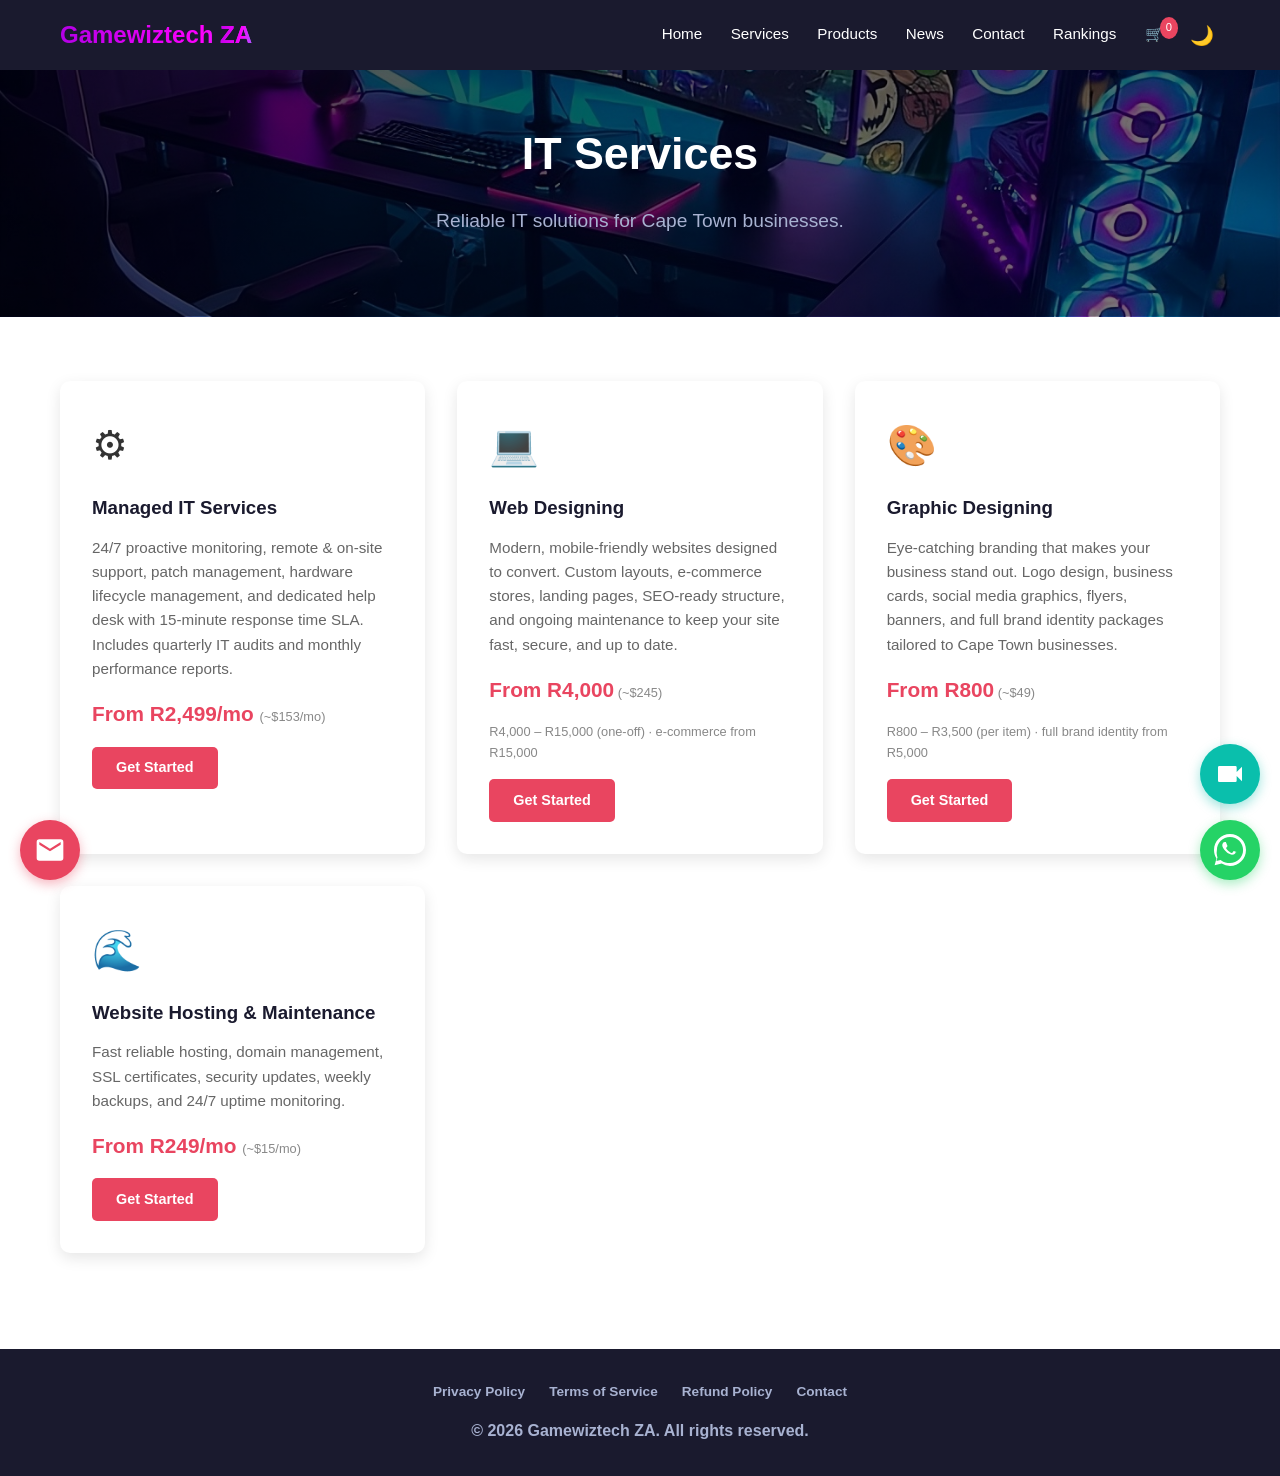
<file: services.html>
<!DOCTYPE html>
<html lang="en">
<head>
  <meta charset="UTF-8">
  <meta name="viewport" content="width=device-width, initial-scale=1.0">
  <meta http-equiv="Content-Security-Policy" content="default-src 'self'; script-src 'self' 'unsafe-inline'; style-src 'self' 'unsafe-inline'; img-src 'self' https: data:; connect-src 'self' https://dev.to; object-src 'none'; base-uri 'self'; form-action 'self'; frame-ancestors 'none'">
  <meta name="referrer" content="strict-origin-when-cross-origin">
  <title>IT Services — Gamewiztech ZA</title>
  <link rel="stylesheet" href="css/style.css">
</head>
<body>
  <header>
    <div class="container">
      <a href="index.html" class="logo">Gamewiztech<span> ZA</span></a>
      <nav>
        <a href="index.html">Home</a>
        <a href="services.html">Services</a>
        <a href="products.html">Products</a>
        <a href="news.html">News</a>
        <a href="contact.html">Contact</a>
        <a href="rankings.html">Rankings</a>
        <a class="cart-icon" onclick="showCart()">&#128722; <span class="cart-count">0</span></a>
        <button id="darkToggle" class="dark-toggle" aria-label="Toggle dark mode" title="Toggle dark mode">&#127769;</button>
      </nav>
    </div>
  </header>

  <section class="hero" style="padding: 3rem 0;">
    <div class="container">
      <h1>IT Services</h1>
      <p>Reliable IT solutions for Cape Town businesses.</p>
    </div>
  </section>

  <section class="section">
    <div class="container">
      <div class="grid">
        <div class="card">
          <div class="card-icon">&#9881;</div>
          <h3>Managed IT Services</h3>
          <p>24/7 proactive monitoring, remote & on-site support, patch management, hardware lifecycle management, and dedicated help desk with 15-minute response time SLA. Includes quarterly IT audits and monthly performance reports.</p>
          <p class="price">From R2,499/mo <span class="usd-price">(~$153/mo)</span></p>
          <a href="contact.html" class="btn">Get Started</a>
        </div>
        <div class="card">
          <div class="card-icon">&#128187;</div>
          <h3>Web Designing</h3>
          <p>Modern, mobile-friendly websites designed to convert. Custom layouts, e-commerce stores, landing pages, SEO-ready structure, and ongoing maintenance to keep your site fast, secure, and up to date.</p>
          <p class="price">From R4,000<span class="usd-price"> (~$245)</span></p>
          <p class="price-range">R4,000 – R15,000 (one-off) &middot; e-commerce from R15,000</p>
          <a href="contact.html" class="btn">Get Started</a>
        </div>
        <div class="card">
          <div class="card-icon">&#127912;</div>
          <h3>Graphic Designing</h3>
          <p>Eye-catching branding that makes your business stand out. Logo design, business cards, social media graphics, flyers, banners, and full brand identity packages tailored to Cape Town businesses.</p>
          <p class="price">From R800<span class="usd-price"> (~$49)</span></p>
          <p class="price-range">R800 – R3,500 (per item) &middot; full brand identity from R5,000</p>
          <a href="contact.html" class="btn">Get Started</a>
        </div>
        <div class="card">
          <div class="card-icon">&#127754;</div>
          <h3>Website Hosting & Maintenance</h3>
          <p>Fast reliable hosting, domain management, SSL certificates, security updates, weekly backups, and 24/7 uptime monitoring.</p>
          <p class="price">From R249/mo <span class="usd-price">(~$15/mo)</span></p>
          <a href="contact.html" class="btn">Get Started</a>
        </div>
      </div>
    </div>
  </section>

  <footer>
    <div class="container">
      <div class="footer-links">
        <a href="policies.html">Privacy Policy</a>
        <a href="policies.html">Terms of Service</a>
        <a href="policies.html">Refund Policy</a>
        <a href="contact.html">Contact</a>
      </div>
      <p>&copy; 2026 Gamewiztech ZA. All rights reserved.</p>
    </div>
  </footer>

  <!-- Cart Modal -->
  <div class="cart-overlay" id="cart-overlay" onclick="hideCart()"></div>
  <div class="cart-modal" id="cart-modal">
    <div class="cart-modal-header">
      <h2>Shopping Cart</h2>
      <button class="cart-modal-close" onclick="hideCart()">&times;</button>
    </div>
    <div id="cart-items-list"></div>
    <div class="cart-total">Total: <span id="cart-total-price">$0.00</span></div>
    <div class="cart-actions">
      <button class="btn btn-outline" onclick="hideCart()">Continue Shopping</button>
      <button class="btn" onclick="checkout()">Proceed to Checkout</button>
    </div>
  </div>

  <script src="js/cart.js"></script>
  <script src="js/whatsapp.js"></script>
  <script src="js/darkmode.js"></script>
  <a class="email-float" href="mailto:Gamewizcapetown@gmail.com" aria-label="Email Gamewiztech ZA">
    <svg viewBox="0 0 24 24" xmlns="http://www.w3.org/2000/svg">
      <path fill="#fff" d="M20 4H4a2 2 0 0 0-2 2v12a2 2 0 0 0 2 2h16a2 2 0 0 0 2-2V6a2 2 0 0 0-2-2zm0 4l-8 5-8-5V6l8 5 8-5v2z"/>
    </svg>
    <span class="email-tooltip">Email us at Gamewizcapetown@gmail.com</span>
  </a>
  <a class="call-float" href="https://wa.me/27638305734?text=Hi%20Gamewiztech%20ZA%21%20I%27d%20like%20to%20book%20a%20video%20call.%20When%20are%20you%20free%3F" target="_blank" rel="noopener noreferrer" aria-label="Lets Build Trust">
    <svg viewBox="0 0 24 24" xmlns="http://www.w3.org/2000/svg">
      <path fill="#fff" d="M17 10.5V7a1 1 0 0 0-1-1H4a1 1 0 0 0-1 1v10a1 1 0 0 0 1 1h12a1 1 0 0 0 1-1v-3.5l4 4v-11l-4 4z"/>
    </svg>
    <span class="call-tooltip">Lets Build Trust — Book a video call</span>
  </a>
  <a class="whatsapp-float" href="https://wa.me/27638305734" target="_blank" rel="noopener noreferrer" aria-label="Chat on WhatsApp">
    <svg viewBox="0 0 32 32" xmlns="http://www.w3.org/2000/svg">
      <path fill="#fff" d="M16 0C7.163 0 0 7.163 0 16c0 3.133.9 6.06 2.448 8.533L.64 31.36l7.013-1.843A15.937 15.937 0 0016 32c8.837 0 16-7.163 16-16S24.837 0 16 0zm0 29.09c-3.234 0-6.25-.99-8.756-2.685l-.628-.402-4.164 1.094 1.113-4.06-.43-.653A13.008 13.008 0 012.91 16C2.91 8.785 8.785 2.91 16 2.91S29.09 8.785 29.09 16 23.215 29.09 16 29.09zm7.038-10.677c-.385-.193-2.278-1.124-2.63-1.252-.352-.128-.608-.193-.864.193-.256.385-.994 1.252-1.22 1.51-.225.257-.45.289-.835.096-.385-.193-1.625-.599-3.094-1.912-1.143-1.02-1.915-2.28-2.14-2.665-.224-.385-.024-.593.169-.785.173-.173.385-.45.577-.675.193-.225.257-.385.385-.642.129-.257.064-.482-.032-.675-.097-.193-.864-2.083-1.184-2.853-.312-.75-.63-.625-.864-.638l-.735-.013-.256.038c-.225.038-.577.09-.88.45-.303.36-1.157 1.13-1.157 2.757s1.185 3.198 1.35 3.42c.165.222 2.332 3.56 5.65 4.993.79.34 1.406.544 1.887.697.792.252 1.513.216 2.082.13.635-.096 1.955-.8 2.23-1.572.276-.772.276-1.434.193-1.572-.083-.138-.304-.222-.64-.385z"/>
    </svg>
    <span class="whatsapp-tooltip">Chat with us on WhatsApp</span>
  </a>
</body>
</html>
</file>
<file: css/style.css>
* {
  margin: 0;
  padding: 0;
  box-sizing: border-box;
}

body {
  font-family: 'Segoe UI', Tahoma, Geneva, Verdana, sans-serif;
  line-height: 1.6;
  color: #333;
}

.container {
  max-width: 1200px;
  margin: 0 auto;
  padding: 0 20px;
}

/* Header */
header {
  background: #1a1a2e;
  color: #fff;
  padding: 1rem 0;
  position: sticky;
  top: 0;
  z-index: 100;
}

header .container {
  display: flex;
  justify-content: space-between;
  align-items: center;
}

.logo {
  font-size: 1.5rem;
  font-weight: 700;
  text-decoration: none;
  background: linear-gradient(90deg, #b400e6, #ff00ff, #00ffff, #ff6600, #ffff00);
  background-size: 300%;
  -webkit-background-clip: text;
  background-clip: text;
  -webkit-text-fill-color: transparent;
  animation: gradient-shift 3s ease infinite;
}

@keyframes gradient-shift {
  0% { background-position: 0% 50%; }
  50% { background-position: 100% 50%; }
  100% { background-position: 0% 50%; }
}

.logo span {
  color: inherit;
  -webkit-text-fill-color: transparent;
  background: inherit;
  -webkit-background-clip: text;
  background-clip: text;
}

nav a {
  color: #fff;
  text-decoration: none;
  margin-left: 1.5rem;
  font-size: 0.95rem;
  transition: color 0.3s;
}

nav a:hover {
  color: #e94560;
}

.cart-icon {
  position: relative;
  cursor: pointer;
}

.cart-count {
  background: #e94560;
  color: #fff;
  border-radius: 50%;
  padding: 2px 6px;
  font-size: 0.7rem;
  position: absolute;
  top: -8px;
  right: -10px;
}

/* Hero */
.hero {
  background: linear-gradient(135deg, rgba(0,0,0,0.7), rgba(0,0,0,0.5)), url('../images/hero-bg.png');
  background-size: cover;
  background-position: center;
  color: #fff;
  padding: 5rem 0;
  text-align: center;
}

.hero img {
  max-width: 100%;
  height: auto;
  border-radius: 10px;
}

.hero h1 {
  font-size: 2.8rem;
  margin-bottom: 1rem;
}

.hero p {
  font-size: 1.2rem;
  color: #a8b2d1;
  margin-bottom: 2rem;
  max-width: 600px;
  margin-left: auto;
  margin-right: auto;
}

.btn {
  display: inline-block;
  background: #e94560;
  color: #fff;
  padding: 0.8rem 2rem;
  border-radius: 5px;
  text-decoration: none;
  font-weight: 600;
  transition: background 0.3s;
  border: none;
  cursor: pointer;
}

.btn:hover {
  background: #d63851;
}

.btn-outline {
  background: transparent;
  border: 2px solid #e94560;
}

.btn-outline:hover {
  background: #e94560;
}

.btn-blue {
  background: #4169E1;
  color: #fff;
}

.btn-blue:hover {
  background: #3457D5;
}

.btn-teal {
  background: #0ABFAC;
  color: #fff;
}

.btn-teal:hover {
  background: #08A391;
}

/* Sections */
.section {
  padding: 4rem 0;
}

.section-title {
  text-align: center;
  font-size: 2rem;
  margin-bottom: 3rem;
  color: #1a1a2e;
}

/* Cards Grid */
.grid {
  display: grid;
  grid-template-columns: repeat(auto-fit, minmax(280px, 1fr));
  gap: 2rem;
}

.card {
  background: #fff;
  border-radius: 10px;
  padding: 2rem;
  box-shadow: 0 5px 15px rgba(0,0,0,0.1);
  transition: transform 0.3s;
}

.card:hover {
  transform: translateY(-5px);
}

.card-icon {
  font-size: 2.5rem;
  margin-bottom: 1rem;
}

.card h3 {
  margin-bottom: 0.8rem;
  color: #1a1a2e;
}

.card p {
  color: #666;
  font-size: 0.95rem;
  margin-bottom: 1rem;
}

.card .price {
  font-size: 1.3rem;
  font-weight: 700;
  color: #e94560;
  margin-bottom: 1rem;
}

.price-range {
  font-size: 0.8rem !important;
  color: #888 !important;
  margin-bottom: 1rem !important;
}

.usd-price {
  font-size: 0.8rem;
  font-weight: 400;
  color: #888;
}

.card .btn {
  font-size: 0.9rem;
  padding: 0.6rem 1.5rem;
}

/* Product specific */
.product-img {
  width: 100%;
  height: 200px;
  background: linear-gradient(135deg, #667eea 0%, #764ba2 100%);
  border-radius: 8px;
  margin-bottom: 1rem;
  display: flex;
  align-items: center;
  justify-content: center;
  font-size: 4rem;
  color: #fff;
  text-shadow: 0 2px 10px rgba(0,0,0,0.3);
}

.stock-badge {
  display: inline-block;
  background: #eee;
  color: #777;
  font-size: 0.75rem;
  font-weight: 700;
  text-transform: uppercase;
  letter-spacing: 0.5px;
  padding: 0.3rem 0.8rem;
  border-radius: 15px;
  margin-bottom: 0.8rem;
}

.card.out-of-stock {
  opacity: 0.75;
  position: relative;
}

.card.out-of-stock .btn:disabled {
  background: #aaa;
  cursor: not-allowed;
  opacity: 0.7;
}

/* Contact */
.contact-form {
  max-width: 600px;
  margin: 0 auto;
}

.form-group {
  margin-bottom: 1.5rem;
}

.form-group label {
  display: block;
  margin-bottom: 0.5rem;
  font-weight: 600;
}

.form-group input,
.form-group textarea,
.form-group select {
  width: 100%;
  padding: 0.8rem;
  border: 1px solid #ddd;
  border-radius: 5px;
  font-size: 1rem;
}

.form-group textarea {
  height: 150px;
}

/* Cart Page */
.cart-page {
  padding: 4rem 0;
}

.cart-item {
  display: flex;
  align-items: center;
  justify-content: space-between;
  padding: 1rem 0;
  border-bottom: 1px solid #eee;
}

.cart-item-info {
  display: flex;
  align-items: center;
  gap: 1rem;
}

.cart-item-name {
  font-weight: 600;
}

.cart-item-price {
  color: #e94560;
  font-weight: 600;
}

.cart-item-qty {
  display: flex;
  align-items: center;
  gap: 0.5rem;
}

.qty-btn {
  background: #eee;
  border: none;
  padding: 0.3rem 0.7rem;
  border-radius: 3px;
  cursor: pointer;
}

.qty-btn:hover {
  background: #ddd;
}

.remove-btn {
  background: none;
  border: none;
  color: #e94560;
  cursor: pointer;
  font-weight: 600;
}

.cart-total {
  text-align: right;
  padding: 1.5rem 0;
  font-size: 1.3rem;
  font-weight: 700;
}

.cart-actions {
  text-align: right;
  display: flex;
  gap: 1rem;
  justify-content: flex-end;
}

.cart-empty {
  text-align: center;
  padding: 3rem;
  color: #666;
}

/* Cart sidebar / modal */
.cart-modal {
  display: none;
  position: fixed;
  top: 0;
  right: 0;
  width: 400px;
  height: 100%;
  background: #fff;
  box-shadow: -5px 0 15px rgba(0,0,0,0.1);
  z-index: 200;
  padding: 2rem;
  overflow-y: auto;
}

.cart-modal.open {
  display: block;
}

.cart-overlay {
  display: none;
  position: fixed;
  top: 0;
  left: 0;
  width: 100%;
  height: 100%;
  background: rgba(0,0,0,0.5);
  z-index: 199;
}

.cart-overlay.open {
  display: block;
}

.cart-modal-header {
  display: flex;
  justify-content: space-between;
  align-items: center;
  margin-bottom: 2rem;
}

.cart-modal-close {
  background: none;
  border: none;
  font-size: 1.5rem;
  cursor: pointer;
}

/* News Page */
.news-filters {
  display: flex;
  justify-content: center;
  gap: 0.8rem;
  margin-bottom: 3rem;
  flex-wrap: wrap;
}

.filter-btn {
  background: #f0f0f0;
  border: 2px solid transparent;
  padding: 0.6rem 1.5rem;
  border-radius: 25px;
  font-size: 0.9rem;
  font-weight: 600;
  cursor: pointer;
  transition: all 0.3s;
  color: #555;
}

.filter-btn:hover {
  background: #e0e0e0;
}

.filter-btn.active {
  background: #1a1a2e;
  color: #fff;
  border-color: #1a1a2e;
}

.filter-btn.refresh-btn {
  background: #e94560;
  color: #fff;
  border-color: #e94560;
}

.filter-btn.refresh-btn:hover {
  background: #c93850;
}

.filter-btn.refresh-btn.active {
  background: #e94560;
  color: #fff;
  border-color: #e94560;
}

.news-updated {
  text-align: center;
  color: #999;
  font-size: 0.85rem;
  margin-top: -2rem;
  margin-bottom: 2.5rem;
}

.news-grid {
  display: grid;
  grid-template-columns: repeat(auto-fill, minmax(340px, 1fr));
  gap: 1.5rem;
}

.news-card {
  background: #fff;
  border-radius: 12px;
  overflow: hidden;
  box-shadow: 0 3px 12px rgba(0,0,0,0.08);
  transition: transform 0.3s, box-shadow 0.3s;
  text-decoration: none;
  color: inherit;
  display: flex;
  flex-direction: column;
}

.news-card:hover {
  transform: translateY(-4px);
  box-shadow: 0 8px 25px rgba(0,0,0,0.12);
}

.news-card-img {
  height: 180px;
  background: linear-gradient(135deg, #1a1a2e 0%, #16213e 100%);
  display: flex;
  align-items: center;
  justify-content: center;
  font-size: 4rem;
}

.news-card-body {
  padding: 1.5rem;
  flex: 1;
  display: flex;
  flex-direction: column;
}

.news-card-meta {
  display: flex;
  align-items: center;
  gap: 0.8rem;
  margin-bottom: 0.8rem;
}

.news-category {
  display: inline-block;
  padding: 0.2rem 0.8rem;
  border-radius: 15px;
  font-size: 0.75rem;
  font-weight: 700;
  text-transform: uppercase;
  letter-spacing: 0.5px;
}

.news-category.gaming { background: #e8f5e9; color: #2e7d32; }
.news-category.ai { background: #f3e5f5; color: #7b1fa2; }
.news-category.linux { background: #fff8e1; color: #f57f17; }
.news-category.hardware { background: #e3f2fd; color: #1565c0; }

.news-date {
  font-size: 0.8rem;
  color: #999;
}

.news-card-title {
  font-size: 1.1rem;
  font-weight: 700;
  color: #1a1a2e;
  margin-bottom: 0.6rem;
  line-height: 1.4;
}

.news-card-excerpt {
  font-size: 0.9rem;
  color: #666;
  line-height: 1.5;
  flex: 1;
}

.news-empty {
  grid-column: 1 / -1;
  text-align: center;
  padding: 4rem;
  color: #999;
  font-size: 1.1rem;
}

.news-loading {
  grid-column: 1 / -1;
  text-align: center;
  padding: 3rem;
  color: #999;
  font-size: 1rem;
}

.news-author {
  display: block;
  margin-top: 0.8rem;
  font-size: 0.8rem;
  color: #aaa;
  font-style: italic;
}

/* Footer */
footer {
  background: #1a1a2e;
  color: #a8b2d1;
  text-align: center;
  padding: 2rem 0;
  margin-top: 2rem;
  font-weight: 600;
}

.footer-links {
  display: flex;
  justify-content: center;
  gap: 1.5rem;
  flex-wrap: wrap;
  margin-bottom: 1rem;
}

.footer-links a {
  color: #a8b2d1;
  text-decoration: none;
  font-size: 0.85rem;
  font-weight: 700;
  transition: color 0.3s;
}

.footer-links a:hover {
  color: #e94560;
}

/* Policies Page */
.policy-container {
  max-width: 800px;
  margin: 0 auto;
}

.policy-card {
  background: #fff;
  border-radius: 10px;
  padding: 2.5rem;
  box-shadow: 0 3px 12px rgba(0,0,0,0.08);
  margin-bottom: 2rem;
}

.policy-card h2 {
  color: #1a1a2e;
  font-size: 1.8rem;
  margin-bottom: 0.3rem;
}

.policy-date {
  color: #999;
  font-size: 0.85rem;
  margin-bottom: 1.5rem;
}

.policy-card h3 {
  color: #1a1a2e;
  font-size: 1.15rem;
  margin: 1.5rem 0 0.8rem;
}

.policy-card p {
  color: #555;
  line-height: 1.7;
  margin-bottom: 0.8rem;
}

.policy-card ul {
  padding-left: 1.5rem;
  margin-bottom: 0.8rem;
}

.policy-card ul li {
  color: #555;
  line-height: 1.7;
  margin-bottom: 0.4rem;
}

/* Responsive */
/* USD Price */
.usd-price {
  font-size: 0.8rem;
  color: #888;
  font-weight: 400;
}

/* WhatsApp Floating Button */
.whatsapp-float {
  position: fixed;
  bottom: 20px;
  right: 20px;
  width: 60px;
  height: 60px;
  background: #25D366;
  border-radius: 50%;
  display: flex;
  align-items: center;
  justify-content: center;
  box-shadow: 0 4px 12px rgba(37, 211, 102, 0.4);
  cursor: pointer;
  z-index: 999;
  transition: all 0.3s ease;
  text-decoration: none;
}
.whatsapp-float:hover {
  transform: scale(1.1);
  box-shadow: 0 6px 20px rgba(37, 211, 102, 0.6);
}
.whatsapp-float svg {
  width: 32px;
  height: 32px;
}
.whatsapp-tooltip {
  position: absolute;
  right: 70px;
  background: #fff;
  color: #333;
  padding: 8px 16px;
  border-radius: 8px;
  font-size: 14px;
  font-weight: 500;
  white-space: nowrap;
  box-shadow: 0 2px 8px rgba(0,0,0,0.15);
  opacity: 0;
  pointer-events: none;
  transition: opacity 0.3s;
}
.whatsapp-float:hover .whatsapp-tooltip {
  opacity: 1;
}

/* Video Call Floating Button */
.call-float {
  position: fixed;
  bottom: 96px;
  right: 20px;
  width: 60px;
  height: 60px;
  background: #0ABFAC;
  border-radius: 50%;
  display: flex;
  align-items: center;
  justify-content: center;
  box-shadow: 0 4px 12px rgba(10, 191, 172, 0.4);
  cursor: pointer;
  z-index: 999;
  transition: all 0.3s ease;
  text-decoration: none;
}
.call-float:hover {
  transform: scale(1.1);
  box-shadow: 0 6px 20px rgba(10, 191, 172, 0.6);
}
.call-float svg {
  width: 32px;
  height: 32px;
}
.call-tooltip {
  position: absolute;
  right: 70px;
  background: #fff;
  color: #333;
  padding: 8px 16px;
  border-radius: 8px;
  font-size: 14px;
  font-weight: 500;
  white-space: nowrap;
  box-shadow: 0 2px 8px rgba(0,0,0,0.15);
  opacity: 0;
  pointer-events: none;
  transition: opacity 0.3s;
}
.call-float:hover .call-tooltip {
  opacity: 1;
}

/* Email Floating Button */
.email-float {
  position: fixed;
  bottom: 20px;
  left: 20px;
  width: 60px;
  height: 60px;
  background: #E94560;
  border-radius: 50%;
  display: flex;
  align-items: center;
  justify-content: center;
  box-shadow: 0 4px 12px rgba(233, 69, 96, 0.4);
  cursor: pointer;
  z-index: 999;
  transition: all 0.3s ease;
  text-decoration: none;
}
.email-float:hover {
  transform: scale(1.1);
  box-shadow: 0 6px 20px rgba(233, 69, 96, 0.6);
}
.email-float svg {
  width: 32px;
  height: 32px;
}
.email-tooltip {
  position: absolute;
  left: 70px;
  background: #fff;
  color: #333;
  padding: 8px 16px;
  border-radius: 8px;
  font-size: 14px;
  font-weight: 500;
  white-space: nowrap;
  box-shadow: 0 2px 8px rgba(0,0,0,0.15);
  opacity: 0;
  pointer-events: none;
  transition: opacity 0.3s;
}
.email-float:hover .email-tooltip {
  opacity: 1;
}

/* Honeypot spam-protection field (hidden from humans, visible to bots) */
.hp-field {
  position: absolute;
  left: -9999px;
  top: -9999px;
  height: 0;
  width: 0;
  opacity: 0;
  overflow: hidden;
}

/* Hardware Rankings */
.rank-tabs {
  display: flex;
  justify-content: center;
  gap: 0.8rem;
  margin-bottom: 3rem;
  flex-wrap: wrap;
}
.rank-panel h2 {
  text-align: center;
}
.rank-table-wrap {
  overflow-x: auto;
  background: #fff;
  border-radius: 12px;
  box-shadow: 0 3px 12px rgba(0,0,0,0.08);
  padding: 0.5rem 0;
}
.rank-table {
  width: 100%;
  border-collapse: collapse;
  min-width: 520px;
}
.rank-table th,
.rank-table td {
  padding: 0.85rem 1.25rem;
  text-align: left;
  border-bottom: 1px solid #eee;
}
.rank-table thead th {
  background: #1a1a2e;
  color: #fff;
  font-weight: 600;
  font-size: 0.9rem;
  letter-spacing: 0.5px;
}
.rank-table tbody tr:hover {
  background: #f7f8fc;
}
.rank-table tbody tr td:first-child {
  font-weight: 700;
  color: #1a1a2e;
  width: 50px;
}
.tier {
  display: inline-block;
  padding: 0.25rem 0.75rem;
  border-radius: 20px;
  font-size: 0.75rem;
  font-weight: 700;
  white-space: nowrap;
}
.tier-top { background: #e94560; color: #fff; }
.tier-good { background: #0ABFAC; color: #fff; }
.tier-mid { background: #4169E1; color: #fff; }
.tier-budget { background: #888; color: #fff; }
.rating-val {
  display: inline-block;
  font-weight: 800;
  color: #1a1a2e;
  margin-right: 0.5rem;
  min-width: 2.5rem;
}
.rating-bar {
  display: inline-block;
  vertical-align: middle;
  width: 60px;
  height: 8px;
  background: #eee;
  border-radius: 8px;
  overflow: hidden;
}
.rating-bar span {
  display: block;
  height: 100%;
  background: linear-gradient(90deg, #4169E1, #0ABFAC);
  border-radius: 8px;
}
.rank-note {
  margin-top: 1.5rem;
  font-size: 0.9rem;
  color: #666;
  text-align: center;
  font-weight: 700;
}
.rank-note a {
  color: #e94560;
}

/* Compare tool */
.compare-intro {
  text-align: center;
  color: #666;
  margin-bottom: 1.5rem;
}
.compare-controls {
  display: flex;
  flex-direction: column;
  align-items: center;
  gap: 1.25rem;
  margin-bottom: 2rem;
}
.compare-type {
  display: flex;
  gap: 0.8rem;
}
.compare-selects {
  display: flex;
  align-items: center;
  gap: 1rem;
  flex-wrap: wrap;
  justify-content: center;
}
.compare-select {
  padding: 0.6rem 0.9rem;
  border: 2px solid #ddd;
  border-radius: 8px;
  font-size: 0.95rem;
  cursor: pointer;
  max-width: 280px;
  background: #fff;
  color: #1a1a2e;
}
.compare-select:focus {
  outline: none;
  border-color: #4169E1;
}
.compare-vs {
  font-weight: 800;
  color: #e94560;
  font-size: 1.1rem;
}
.compare-result {
  min-height: 60px;
}
.compare-table-wrap {
  overflow-x: auto;
  background: #fff;
  border-radius: 12px;
  box-shadow: 0 3px 12px rgba(0,0,0,0.08);
}
.compare-table th,
.compare-table td {
  padding: 0.85rem 1.25rem;
  text-align: left;
  border-bottom: 1px solid #eee;
}
.compare-row-label {
  background: #f4f5fa;
  color: #1a1a2e;
  font-weight: 600;
  white-space: nowrap;
}
.better-a {
  background: #e8f6f3 !important;
  font-weight: 700;
}
.better-b {
  background: #fdeef0 !important;
  font-weight: 700;
}
.compare-note {
  margin-top: 1.25rem;
  font-size: 0.85rem;
  color: #888;
  text-align: center;
  font-weight: 600;
}

/* SEO content block on Rankings page */
.seo-content {
  margin-top: 3.5rem;
  max-width: 860px;
  padding-top: 2rem;
  border-top: 1px solid #e8e8ef;
}
.seo-content h2 {
  font-size: 1.35rem;
  color: #1a1a2e;
  margin: 1.5rem 0 0.75rem;
}
.seo-content p {
  color: #444;
  line-height: 1.7;
  margin-bottom: 1rem;
}
.seo-content strong {
  color: #1a1a2e;
}

@media (max-width: 768px) {
  header .container {
    flex-direction: column;
    gap: 1rem;
  }
  nav a {
    margin: 0 0.5rem;
  }
  .hero h1 {
    font-size: 2rem;
  }
  .cart-modal {
    width: 100%;
  }
}

/* ===== Dark Mode ===== */
body.dark {
  background: #12121c;
  color: #e6e6f0;
}
body.dark header {
  background: #0d0d15;
}
body.dark .section-title,
body.dark .card h3,
body.dark .news-card-title,
body.dark .compare-row-label,
body.dark .rating-val,
body.dark .rank-table tbody tr td:first-child,
body.dark .seo-content h2,
body.dark .seo-content strong {
  color: #f0f0f8;
}
body.dark .card,
body.dark .news-card,
body.dark .rank-table-wrap,
body.dark .compare-table-wrap,
body.dark .policy-card,
body.dark .cart-modal,
body.dark .contact-form,
body.dark .contact-info,
body.dark .service-item,
body.dark .product-detail {
  background: #1c1c2a;
}
body.dark .card p,
body.dark .news-card-excerpt,
body.dark .seo-content p,
body.dark .rank-note,
body.dark .compare-intro,
body.dark .compare-note,
body.dark .news-card-meta {
  color: #b9b9cc;
}
body.dark .rank-table th {
  background: #12121c;
}
body.dark .rank-table th,
body.dark .rank-table td {
  border-color: #2a2a3a;
}
body.dark .rank-table tbody tr:hover,
body.dark .compare-table-wrap tbody tr:hover {
  background: #22223a !important;
}
body.dark .rank-table thead th,
body.dark .compare-table .compare-row-label {
  background: #14141f;
  color: #f0f0f8;
}
body.dark .rating-bar {
  background: #33334a;
}
body.dark .filter-btn {
  background: #2a2a3a;
  color: #cfcfdd;
  border-color: #2a2a3a;
}
body.dark .filter-btn:hover {
  background: #3a3a52;
}
body.dark .filter-btn.refresh-btn {
  background: #e94560;
  color: #fff;
  border-color: #e94560;
}
body.dark .filter-btn.refresh-btn:hover {
  background: #c93850;
}
body.dark .filter-btn.active,
body.dark .compare-type-btn.active {
  background: #e94560;
  color: #fff;
  border-color: #e94560;
}
body.dark .news-filters .filter-btn.active {
  background: #1a1a2e;
  border-color: #1a1a2e;
}
body.dark .compare-select {
  background: #2a2a3a;
  color: #e6e6f0;
  border-color: #44445c;
}
body.dark .better-a { background: #12332d !important; }
body.dark .better-b { background: #3a1d20 !important; }
body.dark .seo-content {
  border-top-color: #2a2a3a;
}
body.dark .cart-modal-header {
  border-bottom-color: #2a2a3a;
}
body.dark input[type="text"],
body.dark input[type="email"],
body.dark input[type="tel"],
body.dark textarea,
body.dark select {
  background: #2a2a3a;
  color: #e6e6f0;
  border-color: #44445c;
}
body.dark .cart-modal-overlay,
body.dark .cart-overlay {
  background: rgba(0,0,0,0.7);
}

/* Honor OS-level dark mode via a system-only fallback if user hasn't chosen */
@media (prefers-color-scheme: dark) {
  body:not(.light) {
    background: #12121c;
    color: #e6e6f0;
  }
  body:not(.light) header { background: #0d0d15; }
  body:not(.light) .section-title,
  body:not(.light) .card h3,
  body:not(.light) .news-card-title,
  body:not(.light) .compare-row-label,
  body:not(.light) .rating-val,
  body:not(.light) .rank-table tbody tr td:first-child,
  body:not(.light) .seo-content h2,
  body:not(.light) .seo-content strong { color: #f0f0f8; }
  body:not(.light) .card,
  body:not(.light) .news-card,
  body:not(.light) .rank-table-wrap,
  body:not(.light) .compare-table-wrap,
  body:not(.light) .policy-card,
  body:not(.light) .cart-modal,
  body:not(.light) .contact-form,
  body:not(.light) .contact-info,
  body:not(.light) .service-item,
  body:not(.light) .product-detail { background: #1c1c2a; }
  body:not(.light) .card p,
  body:not(.light) .news-card-excerpt,
  body:not(.light) .seo-content p,
  body:not(.light) .rank-note,
  body:not(.light) .compare-intro,
  body:not(.light) .compare-note,
  body:not(.light) .news-card-meta { color: #b9b9cc; }
  body:not(.light) .rank-table thead th,
  body:not(.light) .compare-table .compare-row-label { background: #14141f; color: #f0f0f8; }
  body:not(.light) .rank-table th,
  body:not(.light) .rank-table td { border-color: #2a2a3a; }
  body:not(.light) .rank-table tbody tr:hover { background: #22223a !important; }
  body:not(.light) .rating-bar { background: #33334a; }
  body:not(.light) .filter-btn { background: #2a2a3a; color: #cfcfdd; border-color: #2a2a3a; }
  body:not(.light) .filter-btn:hover { background: #3a3a52; }
  body:not(.light) .filter-btn.refresh-btn { background: #e94560; color: #fff; border-color: #e94560; }
  body:not(.light) .filter-btn.refresh-btn:hover { background: #c93850; }
  body:not(.light) .compare-select { background: #2a2a3a; color: #e6e6f0; border-color: #44445c; }
  body:not(.light) .better-a { background: #12332d !important; }
  body:not(.light) .better-b { background: #3a1d20 !important; }
  body:not(.light) input[type="text"],
  body:not(.light) input[type="email"],
  body:not(.light) input[type="tel"],
  body:not(.light) textarea,
  body:not(.light) select { background: #2a2a3a; color: #e6e6f0; border-color: #44445c; }
}

/* Dark mode toggle button */
.dark-toggle {
  background: transparent;
  border: none;
  cursor: pointer;
  font-size: 1.2rem;
  margin-left: 1rem;
  padding: 4px 6px;
  border-radius: 6px;
  color: #fff;
  transition: background 0.3s;
  vertical-align: middle;
}
.dark-toggle:hover {
  background: rgba(255,255,255,0.15);
}
</file>
